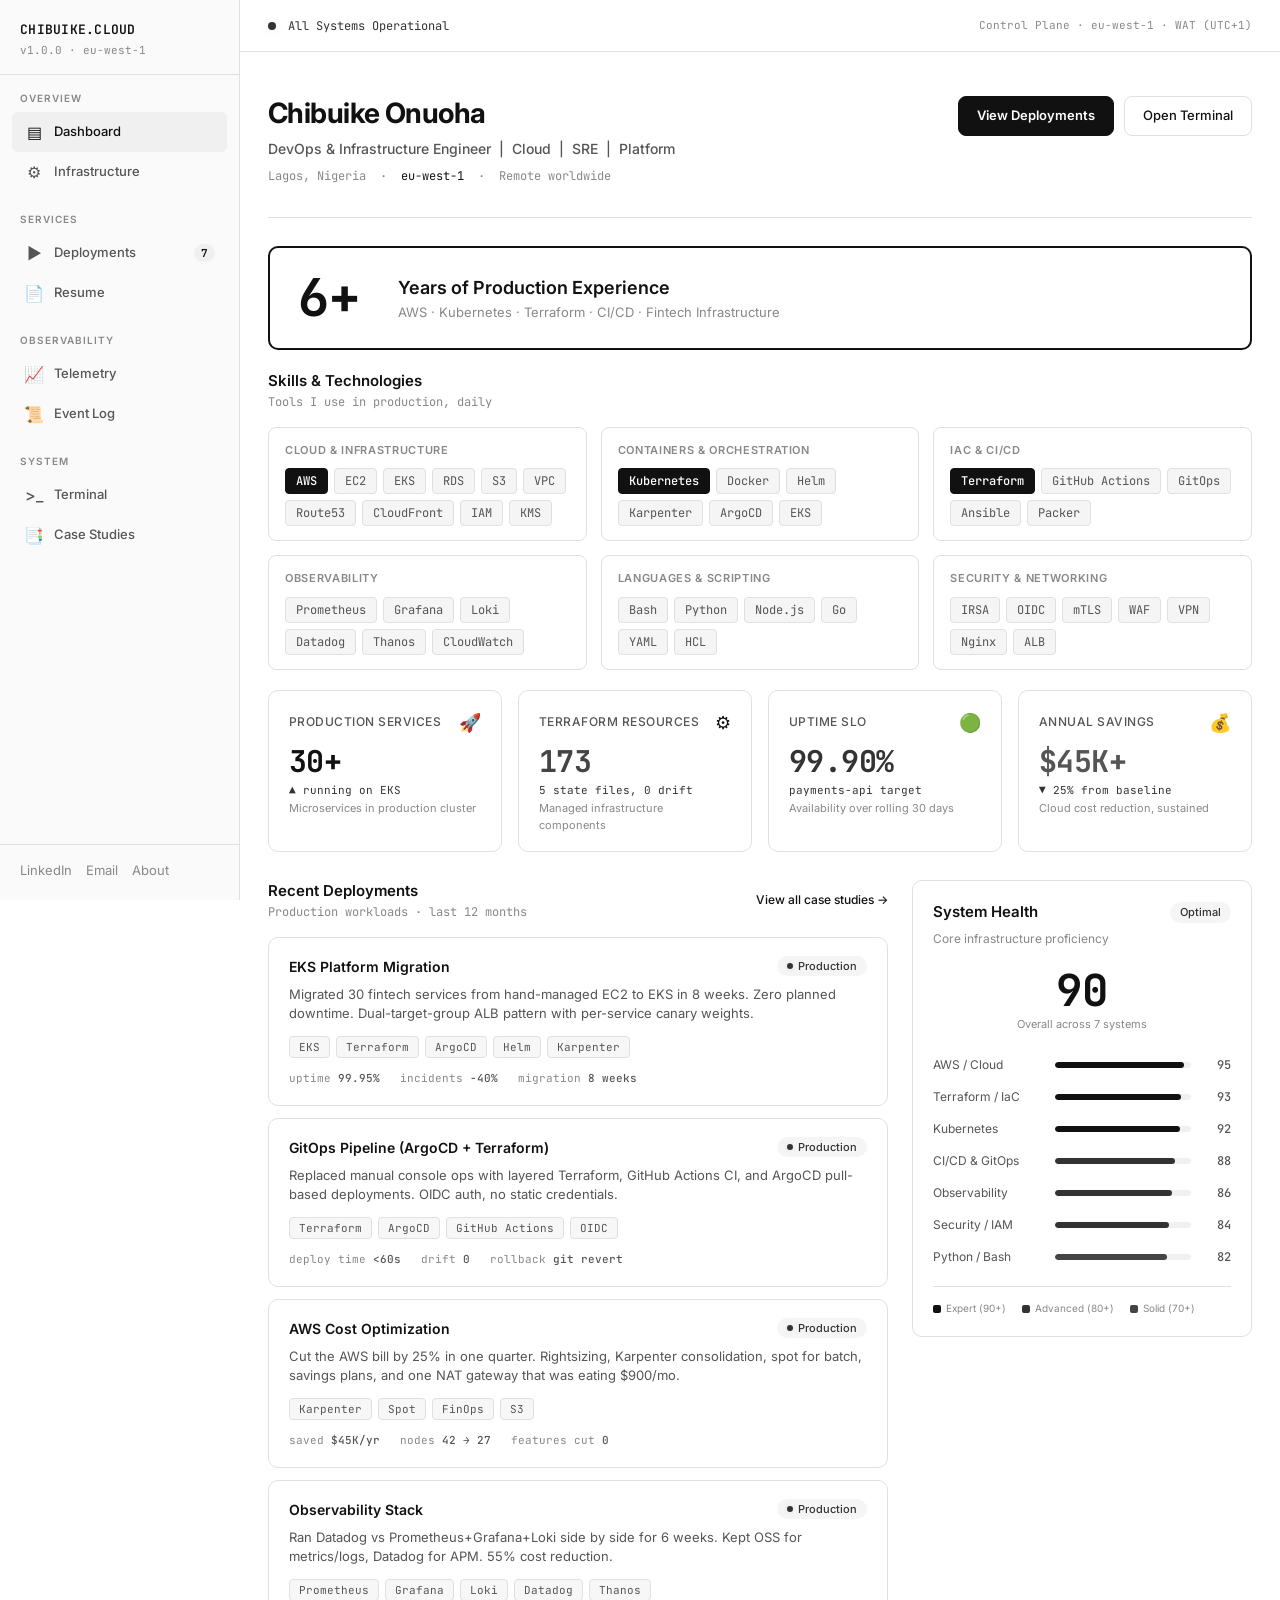
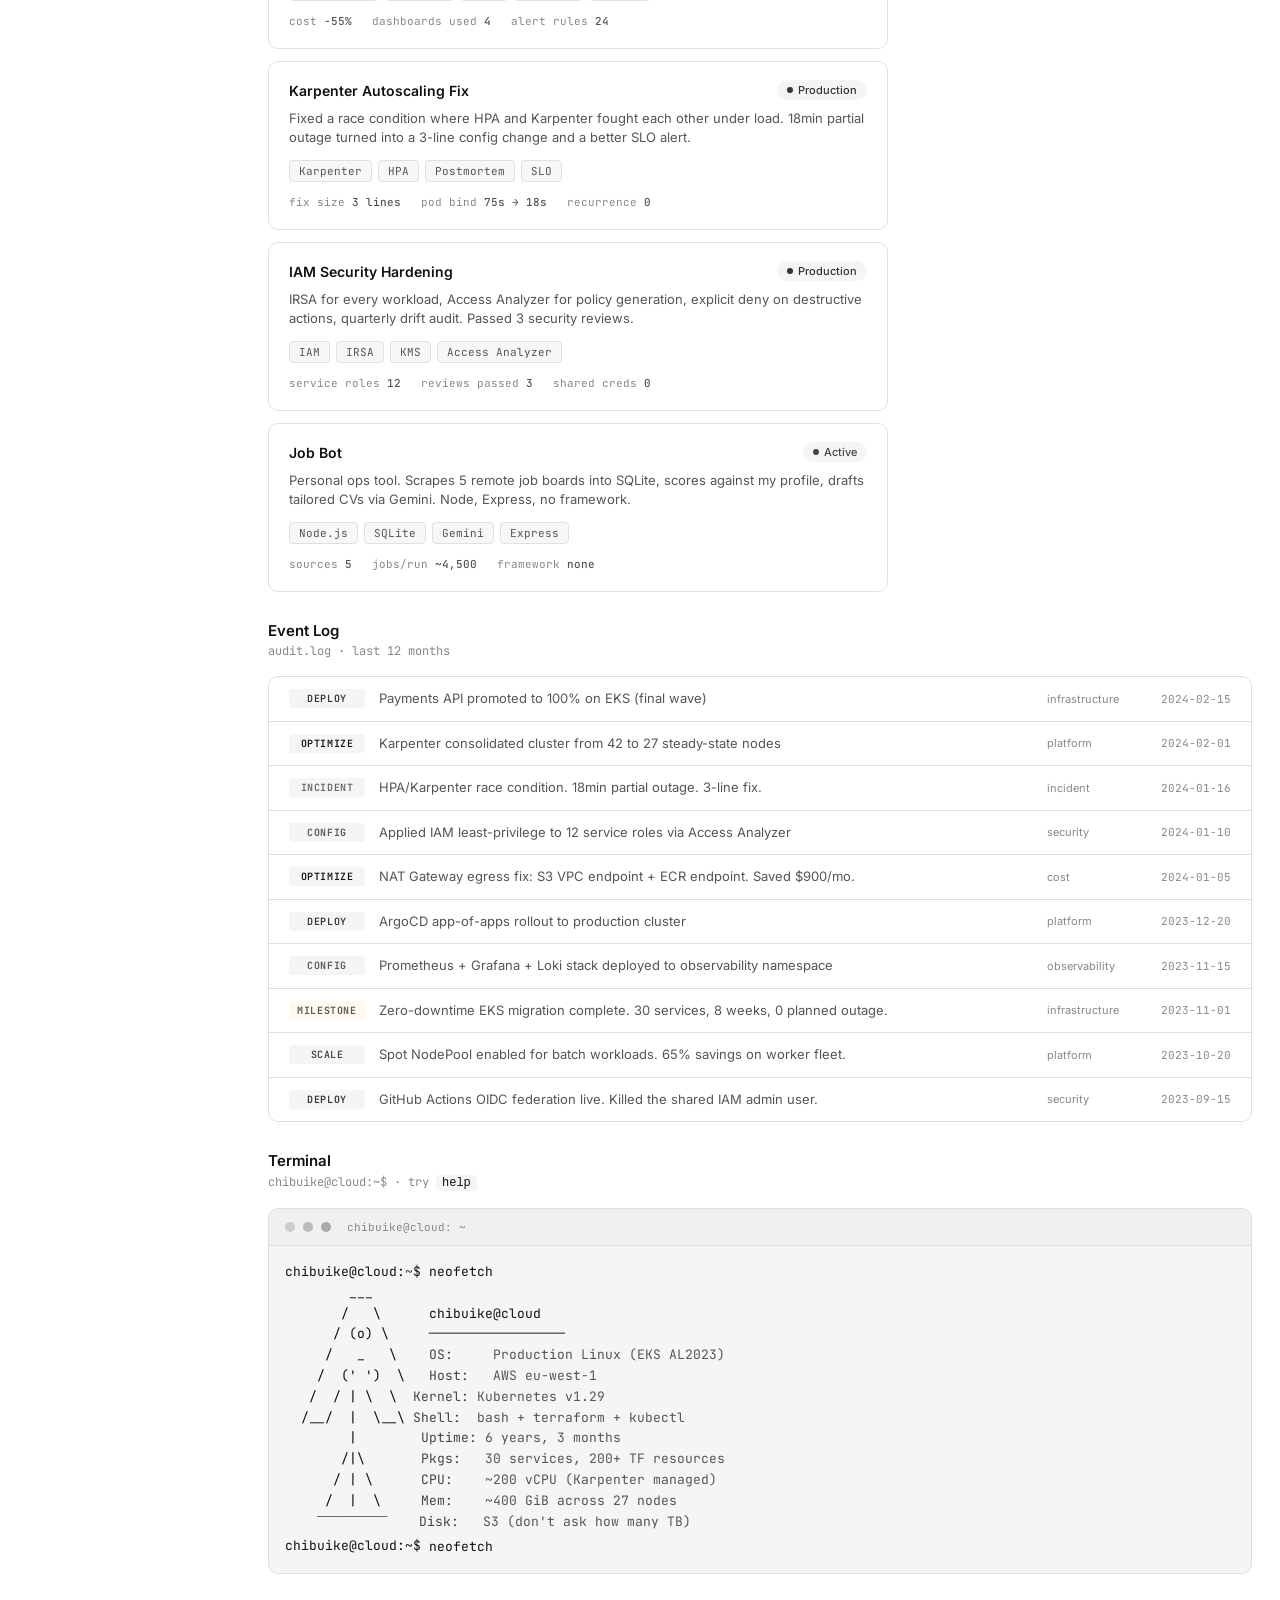
<file: index.html>
<!doctype html>
<html lang="en">
<head>
<meta charset="utf-8">
<meta name="viewport" content="width=device-width, initial-scale=1">
<title>Chibuike Onuoha · DevOps &amp; Infrastructure</title>
<meta name="description" content="Chibuike Onuoha. DevOps and Infrastructure Engineer. I run production Kubernetes for fintech on AWS. Based in Lagos, remote worldwide.">
<link rel="stylesheet" href="css/dashboard.css">
<link rel="icon" href="assets/favicon.svg" type="image/svg+xml">
</head>
<body>

<button class="mobile-toggle" id="mobile-toggle">&#9776;</button>

<div class="layout">

<!-- ═══ SIDEBAR ═══ -->
<aside class="sidebar" id="sidebar">
    <div class="sidebar-brand">
        <div class="name">CHIBUIKE.CLOUD</div>
        <div class="version">v1.0.0 &middot; eu-west-1</div>
    </div>

    <div class="sidebar-section">
        <div class="sidebar-label">Overview</div>
        <a class="sidebar-link active" href="#dashboard">
            <span class="icon">&#9636;</span> Dashboard
        </a>
        <a class="sidebar-link" href="#infra">
            <span class="icon">&#9881;</span> Infrastructure
        </a>
    </div>

    <div class="sidebar-section">
        <div class="sidebar-label">Services</div>
        <a class="sidebar-link" href="#deployments">
            <span class="icon">&#9654;</span> Deployments
            <span class="badge">7</span>
        </a>
        <a class="sidebar-link" href="cv.html">
            <span class="icon">&#128196;</span> Resume
        </a>
    </div>

    <div class="sidebar-section">
        <div class="sidebar-label">Observability</div>
        <a class="sidebar-link" href="#health">
            <span class="icon">&#128200;</span> Telemetry
        </a>
        <a class="sidebar-link" href="#activity">
            <span class="icon">&#128220;</span> Event Log
        </a>
    </div>

    <div class="sidebar-section">
        <div class="sidebar-label">System</div>
        <a class="sidebar-link" href="#terminal">
            <span class="icon">&gt;_</span> Terminal
        </a>
        <a class="sidebar-link" href="writing/">
            <span class="icon">&#128209;</span> Case Studies
        </a>
    </div>

    <div class="sidebar-footer">
        <a href="https://linkedin.com/in/chibuike-onuoha-7b5aa7382" title="LinkedIn">LinkedIn</a>
        <a href="mailto:bykonuoha@gmail.com" title="Email">Email</a>
        <a href="about.html" title="About">About</a>
    </div>
</aside>

<!-- ═══ MAIN CONTENT ═══ -->
<div class="main">

    <!-- TOPBAR -->
    <div class="topbar">
        <div class="topbar-left">
            <div class="status-dot"></div>
            <span class="topbar-status">All Systems Operational</span>
        </div>
        <div class="topbar-right">Control Plane &middot; eu-west-1 &middot; WAT (UTC+1)</div>
    </div>

    <div class="content" id="dashboard">

    <!-- HERO -->
    <section class="hero">
        <div class="hero-top">
            <div>
                <h1>Chibuike Onuoha</h1>
                <div class="title">DevOps &amp; Infrastructure Engineer &nbsp;|&nbsp; Cloud &nbsp;|&nbsp; SRE &nbsp;|&nbsp; Platform</div>
                <div class="location">Lagos, Nigeria &nbsp;&middot;&nbsp; <span class="region">eu-west-1</span> &nbsp;&middot;&nbsp; Remote worldwide</div>
            </div>
            <div class="hero-actions">
                <a class="btn primary" href="#deployments">View Deployments</a>
                <a class="btn" href="#terminal">Open Terminal</a>
            </div>
        </div>
    </section>

    <!-- EXPERIENCE BANNER -->
    <div class="experience-banner">
        <div class="exp-number" data-count="6" data-suffix="+">0</div>
        <div class="exp-text">
            <div class="exp-label">Years of Production Experience</div>
            <div class="exp-sub">AWS &middot; Kubernetes &middot; Terraform &middot; CI/CD &middot; Fintech Infrastructure</div>
        </div>
    </div>

    <!-- SKILLS / TOOLS / TECHNOLOGIES -->
    <section class="skills-section">
        <div class="section-header">
            <div>
                <div class="section-title">Skills &amp; Technologies</div>
                <div class="section-subtitle">Tools I use in production, daily</div>
            </div>
        </div>
        <div class="skills-grid">
            <div class="skill-group">
                <div class="skill-group-title">Cloud &amp; Infrastructure</div>
                <div class="skill-tags">
                    <span class="skill-tag primary">AWS</span>
                    <span class="skill-tag">EC2</span>
                    <span class="skill-tag">EKS</span>
                    <span class="skill-tag">RDS</span>
                    <span class="skill-tag">S3</span>
                    <span class="skill-tag">VPC</span>
                    <span class="skill-tag">Route53</span>
                    <span class="skill-tag">CloudFront</span>
                    <span class="skill-tag">IAM</span>
                    <span class="skill-tag">KMS</span>
                </div>
            </div>
            <div class="skill-group">
                <div class="skill-group-title">Containers &amp; Orchestration</div>
                <div class="skill-tags">
                    <span class="skill-tag primary">Kubernetes</span>
                    <span class="skill-tag">Docker</span>
                    <span class="skill-tag">Helm</span>
                    <span class="skill-tag">Karpenter</span>
                    <span class="skill-tag">ArgoCD</span>
                    <span class="skill-tag">EKS</span>
                </div>
            </div>
            <div class="skill-group">
                <div class="skill-group-title">IaC &amp; CI/CD</div>
                <div class="skill-tags">
                    <span class="skill-tag primary">Terraform</span>
                    <span class="skill-tag">GitHub Actions</span>
                    <span class="skill-tag">GitOps</span>
                    <span class="skill-tag">Ansible</span>
                    <span class="skill-tag">Packer</span>
                </div>
            </div>
            <div class="skill-group">
                <div class="skill-group-title">Observability</div>
                <div class="skill-tags">
                    <span class="skill-tag">Prometheus</span>
                    <span class="skill-tag">Grafana</span>
                    <span class="skill-tag">Loki</span>
                    <span class="skill-tag">Datadog</span>
                    <span class="skill-tag">Thanos</span>
                    <span class="skill-tag">CloudWatch</span>
                </div>
            </div>
            <div class="skill-group">
                <div class="skill-group-title">Languages &amp; Scripting</div>
                <div class="skill-tags">
                    <span class="skill-tag">Bash</span>
                    <span class="skill-tag">Python</span>
                    <span class="skill-tag">Node.js</span>
                    <span class="skill-tag">Go</span>
                    <span class="skill-tag">YAML</span>
                    <span class="skill-tag">HCL</span>
                </div>
            </div>
            <div class="skill-group">
                <div class="skill-group-title">Security &amp; Networking</div>
                <div class="skill-tags">
                    <span class="skill-tag">IRSA</span>
                    <span class="skill-tag">OIDC</span>
                    <span class="skill-tag">mTLS</span>
                    <span class="skill-tag">WAF</span>
                    <span class="skill-tag">VPN</span>
                    <span class="skill-tag">Nginx</span>
                    <span class="skill-tag">ALB</span>
                </div>
            </div>
        </div>
    </section>

    <!-- METRICS -->
    <div class="metrics-grid" id="infra">
        <div class="metric-card">
            <div class="metric-header">
                <span class="metric-label">Production Services</span>
                <span class="metric-icon">&#128640;</span>
            </div>
            <div class="metric-value accent" data-count="30" data-suffix="+">0</div>
            <div class="metric-trend">&#9650; running on EKS</div>
            <div class="metric-desc">Microservices in production cluster</div>
        </div>
        <div class="metric-card">
            <div class="metric-header">
                <span class="metric-label">Terraform Resources</span>
                <span class="metric-icon">&#9881;</span>
            </div>
            <div class="metric-value cyan" data-count="173" data-suffix="">0</div>
            <div class="metric-trend">5 state files, 0 drift</div>
            <div class="metric-desc">Managed infrastructure components</div>
        </div>
        <div class="metric-card">
            <div class="metric-header">
                <span class="metric-label">Uptime SLO</span>
                <span class="metric-icon">&#128994;</span>
            </div>
            <div class="metric-value emerald" data-count="99.9" data-suffix="%">0</div>
            <div class="metric-trend">payments-api target</div>
            <div class="metric-desc">Availability over rolling 30 days</div>
        </div>
        <div class="metric-card">
            <div class="metric-header">
                <span class="metric-label">Annual Savings</span>
                <span class="metric-icon">&#128176;</span>
            </div>
            <div class="metric-value purple" data-count="45" data-prefix="$" data-suffix="K+">0</div>
            <div class="metric-trend">&#9660; 25% from baseline</div>
            <div class="metric-desc">Cloud cost reduction, sustained</div>
        </div>
    </div>

    <!-- CONTENT GRID: DEPLOYMENTS + HEALTH -->
    <div class="content-grid">

        <!-- DEPLOYMENTS -->
        <div id="deployments">
            <div class="section-header">
                <div>
                    <div class="section-title">Recent Deployments</div>
                    <div class="section-subtitle">Production workloads &middot; last 12 months</div>
                </div>
                <a class="section-link" href="writing/">View all case studies &rarr;</a>
            </div>
            <div class="deploy-list">

                <a class="deploy-card" href="writing/eks-migration-zeeh.html">
                    <div class="deploy-head">
                        <span class="deploy-name">EKS Platform Migration</span>
                        <span class="deploy-status running">Production</span>
                    </div>
                    <div class="deploy-desc">Migrated 30 fintech services from hand-managed EC2 to EKS in 8 weeks. Zero planned downtime. Dual-target-group ALB pattern with per-service canary weights.</div>
                    <div class="deploy-tags">
                        <span class="tag">EKS</span><span class="tag">Terraform</span><span class="tag">ArgoCD</span><span class="tag">Helm</span><span class="tag">Karpenter</span>
                    </div>
                    <div class="deploy-metrics">
                        <div class="deploy-metric">uptime <span>99.95%</span></div>
                        <div class="deploy-metric">incidents <span>-40%</span></div>
                        <div class="deploy-metric">migration <span>8 weeks</span></div>
                    </div>
                </a>

                <a class="deploy-card" href="writing/terraform-gitops-rollout.html">
                    <div class="deploy-head">
                        <span class="deploy-name">GitOps Pipeline (ArgoCD + Terraform)</span>
                        <span class="deploy-status running">Production</span>
                    </div>
                    <div class="deploy-desc">Replaced manual console ops with layered Terraform, GitHub Actions CI, and ArgoCD pull-based deployments. OIDC auth, no static credentials.</div>
                    <div class="deploy-tags">
                        <span class="tag">Terraform</span><span class="tag">ArgoCD</span><span class="tag">GitHub Actions</span><span class="tag">OIDC</span>
                    </div>
                    <div class="deploy-metrics">
                        <div class="deploy-metric">deploy time <span>&lt;60s</span></div>
                        <div class="deploy-metric">drift <span>0</span></div>
                        <div class="deploy-metric">rollback <span>git revert</span></div>
                    </div>
                </a>

                <a class="deploy-card" href="writing/cost-25-percent.html">
                    <div class="deploy-head">
                        <span class="deploy-name">AWS Cost Optimization</span>
                        <span class="deploy-status running">Production</span>
                    </div>
                    <div class="deploy-desc">Cut the AWS bill by 25% in one quarter. Rightsizing, Karpenter consolidation, spot for batch, savings plans, and one NAT gateway that was eating $900/mo.</div>
                    <div class="deploy-tags">
                        <span class="tag">Karpenter</span><span class="tag">Spot</span><span class="tag">FinOps</span><span class="tag">S3</span>
                    </div>
                    <div class="deploy-metrics">
                        <div class="deploy-metric">saved <span>$45K/yr</span></div>
                        <div class="deploy-metric">nodes <span>42 &rarr; 27</span></div>
                        <div class="deploy-metric">features cut <span>0</span></div>
                    </div>
                </a>

                <a class="deploy-card" href="writing/observability-stack.html">
                    <div class="deploy-head">
                        <span class="deploy-name">Observability Stack</span>
                        <span class="deploy-status running">Production</span>
                    </div>
                    <div class="deploy-desc">Ran Datadog vs Prometheus+Grafana+Loki side by side for 6 weeks. Kept OSS for metrics/logs, Datadog for APM. 55% cost reduction.</div>
                    <div class="deploy-tags">
                        <span class="tag">Prometheus</span><span class="tag">Grafana</span><span class="tag">Loki</span><span class="tag">Datadog</span><span class="tag">Thanos</span>
                    </div>
                    <div class="deploy-metrics">
                        <div class="deploy-metric">cost <span>-55%</span></div>
                        <div class="deploy-metric">dashboards used <span>4</span></div>
                        <div class="deploy-metric">alert rules <span>24</span></div>
                    </div>
                </a>

                <a class="deploy-card" href="writing/karpenter-incident.html">
                    <div class="deploy-head">
                        <span class="deploy-name">Karpenter Autoscaling Fix</span>
                        <span class="deploy-status running">Production</span>
                    </div>
                    <div class="deploy-desc">Fixed a race condition where HPA and Karpenter fought each other under load. 18min partial outage turned into a 3-line config change and a better SLO alert.</div>
                    <div class="deploy-tags">
                        <span class="tag">Karpenter</span><span class="tag">HPA</span><span class="tag">Postmortem</span><span class="tag">SLO</span>
                    </div>
                    <div class="deploy-metrics">
                        <div class="deploy-metric">fix size <span>3 lines</span></div>
                        <div class="deploy-metric">pod bind <span>75s &rarr; 18s</span></div>
                        <div class="deploy-metric">recurrence <span>0</span></div>
                    </div>
                </a>

                <a class="deploy-card" href="writing/iam-least-privilege.html">
                    <div class="deploy-head">
                        <span class="deploy-name">IAM Security Hardening</span>
                        <span class="deploy-status running">Production</span>
                    </div>
                    <div class="deploy-desc">IRSA for every workload, Access Analyzer for policy generation, explicit deny on destructive actions, quarterly drift audit. Passed 3 security reviews.</div>
                    <div class="deploy-tags">
                        <span class="tag">IAM</span><span class="tag">IRSA</span><span class="tag">KMS</span><span class="tag">Access Analyzer</span>
                    </div>
                    <div class="deploy-metrics">
                        <div class="deploy-metric">service roles <span>12</span></div>
                        <div class="deploy-metric">reviews passed <span>3</span></div>
                        <div class="deploy-metric">shared creds <span>0</span></div>
                    </div>
                </a>

                <a class="deploy-card" href="writing/job-bot.html">
                    <div class="deploy-head">
                        <span class="deploy-name">Job Bot</span>
                        <span class="deploy-status active">Active</span>
                    </div>
                    <div class="deploy-desc">Personal ops tool. Scrapes 5 remote job boards into SQLite, scores against my profile, drafts tailored CVs via Gemini. Node, Express, no framework.</div>
                    <div class="deploy-tags">
                        <span class="tag">Node.js</span><span class="tag">SQLite</span><span class="tag">Gemini</span><span class="tag">Express</span>
                    </div>
                    <div class="deploy-metrics">
                        <div class="deploy-metric">sources <span>5</span></div>
                        <div class="deploy-metric">jobs/run <span>~4,500</span></div>
                        <div class="deploy-metric">framework <span>none</span></div>
                    </div>
                </a>

            </div>
        </div>

        <!-- SYSTEM HEALTH -->
        <div id="health">
            <div class="health-panel">
                <div class="health-top">
                    <div class="section-title">System Health</div>
                    <span class="health-badge">Optimal</span>
                </div>
                <div class="health-desc">Core infrastructure proficiency</div>

                <div class="health-score">
                    <div class="n" data-count="90" data-suffix="">0</div>
                    <div class="lbl">Overall across 7 systems</div>
                </div>

                <div class="health-bars">
                    <div class="health-bar-row">
                        <span class="health-bar-label">AWS / Cloud</span>
                        <div class="health-bar-track"><div class="health-bar-fill" data-width="95" style="background:var(--accent)"></div></div>
                        <span class="health-bar-n">95</span>
                    </div>
                    <div class="health-bar-row">
                        <span class="health-bar-label">Terraform / IaC</span>
                        <div class="health-bar-track"><div class="health-bar-fill" data-width="93" style="background:var(--accent)"></div></div>
                        <span class="health-bar-n">93</span>
                    </div>
                    <div class="health-bar-row">
                        <span class="health-bar-label">Kubernetes</span>
                        <div class="health-bar-track"><div class="health-bar-fill" data-width="92" style="background:var(--accent)"></div></div>
                        <span class="health-bar-n">92</span>
                    </div>
                    <div class="health-bar-row">
                        <span class="health-bar-label">CI/CD &amp; GitOps</span>
                        <div class="health-bar-track"><div class="health-bar-fill" data-width="88" style="background:var(--emerald)"></div></div>
                        <span class="health-bar-n">88</span>
                    </div>
                    <div class="health-bar-row">
                        <span class="health-bar-label">Observability</span>
                        <div class="health-bar-track"><div class="health-bar-fill" data-width="86" style="background:var(--emerald)"></div></div>
                        <span class="health-bar-n">86</span>
                    </div>
                    <div class="health-bar-row">
                        <span class="health-bar-label">Security / IAM</span>
                        <div class="health-bar-track"><div class="health-bar-fill" data-width="84" style="background:var(--emerald)"></div></div>
                        <span class="health-bar-n">84</span>
                    </div>
                    <div class="health-bar-row">
                        <span class="health-bar-label">Python / Bash</span>
                        <div class="health-bar-track"><div class="health-bar-fill" data-width="82" style="background:var(--cyan)"></div></div>
                        <span class="health-bar-n">82</span>
                    </div>
                </div>

                <div class="health-legend">
                    <span><span class="legend-dot expert"></span> Expert (90+)</span>
                    <span><span class="legend-dot advanced"></span> Advanced (80+)</span>
                    <span><span class="legend-dot solid"></span> Solid (70+)</span>
                </div>
            </div>
        </div>
    </div>

    <!-- ACTIVITY LOG -->
    <section class="activity-section" id="activity">
        <div class="section-header">
            <div>
                <div class="section-title">Event Log</div>
                <div class="section-subtitle">audit.log &middot; last 12 months</div>
            </div>
        </div>
        <div class="activity-list">
            <div class="activity-row">
                <span class="activity-type deploy">Deploy</span>
                <span class="activity-msg">Payments API promoted to 100% on EKS (final wave)</span>
                <span class="activity-cat">infrastructure</span>
                <span class="activity-time">2024-02-15</span>
            </div>
            <div class="activity-row">
                <span class="activity-type optimize">Optimize</span>
                <span class="activity-msg">Karpenter consolidated cluster from 42 to 27 steady-state nodes</span>
                <span class="activity-cat">platform</span>
                <span class="activity-time">2024-02-01</span>
            </div>
            <div class="activity-row">
                <span class="activity-type incident">Incident</span>
                <span class="activity-msg">HPA/Karpenter race condition. 18min partial outage. 3-line fix.</span>
                <span class="activity-cat">incident</span>
                <span class="activity-time">2024-01-16</span>
            </div>
            <div class="activity-row">
                <span class="activity-type config">Config</span>
                <span class="activity-msg">Applied IAM least-privilege to 12 service roles via Access Analyzer</span>
                <span class="activity-cat">security</span>
                <span class="activity-time">2024-01-10</span>
            </div>
            <div class="activity-row">
                <span class="activity-type optimize">Optimize</span>
                <span class="activity-msg">NAT Gateway egress fix: S3 VPC endpoint + ECR endpoint. Saved $900/mo.</span>
                <span class="activity-cat">cost</span>
                <span class="activity-time">2024-01-05</span>
            </div>
            <div class="activity-row">
                <span class="activity-type deploy">Deploy</span>
                <span class="activity-msg">ArgoCD app-of-apps rollout to production cluster</span>
                <span class="activity-cat">platform</span>
                <span class="activity-time">2023-12-20</span>
            </div>
            <div class="activity-row">
                <span class="activity-type config">Config</span>
                <span class="activity-msg">Prometheus + Grafana + Loki stack deployed to observability namespace</span>
                <span class="activity-cat">observability</span>
                <span class="activity-time">2023-11-15</span>
            </div>
            <div class="activity-row">
                <span class="activity-type milestone">Milestone</span>
                <span class="activity-msg">Zero-downtime EKS migration complete. 30 services, 8 weeks, 0 planned outage.</span>
                <span class="activity-cat">infrastructure</span>
                <span class="activity-time">2023-11-01</span>
            </div>
            <div class="activity-row">
                <span class="activity-type scale">Scale</span>
                <span class="activity-msg">Spot NodePool enabled for batch workloads. 65% savings on worker fleet.</span>
                <span class="activity-cat">platform</span>
                <span class="activity-time">2023-10-20</span>
            </div>
            <div class="activity-row">
                <span class="activity-type deploy">Deploy</span>
                <span class="activity-msg">GitHub Actions OIDC federation live. Killed the shared IAM admin user.</span>
                <span class="activity-cat">security</span>
                <span class="activity-time">2023-09-15</span>
            </div>
        </div>
    </section>

    <!-- TERMINAL -->
    <section class="terminal-section" id="terminal">
        <div class="section-header">
            <div>
                <div class="section-title">Terminal</div>
                <div class="section-subtitle">chibuike@cloud:~$ &middot; try <code style="color:var(--accent);background:var(--accent-soft);padding:1px 6px;border-radius:3px;font-size:12px">help</code></div>
            </div>
        </div>
        <div class="terminal">
            <div class="terminal-bar">
                <span class="terminal-dot r"></span>
                <span class="terminal-dot y"></span>
                <span class="terminal-dot g"></span>
                <span class="terminal-title">chibuike@cloud: ~</span>
            </div>
            <div class="terminal-body">
                <div class="terminal-output" id="term-output"></div>
                <div class="terminal-input-row">
                    <span class="terminal-prompt">chibuike@cloud:~$ </span>
                    <input class="terminal-input" id="term-input" type="text" autocomplete="off" spellcheck="false" autofocus>
                </div>
            </div>
        </div>
    </section>

    </div><!-- .content -->
</div><!-- .main -->
</div><!-- .layout -->

<script src="js/dashboard.js"></script>
</body>
</html>
</file>
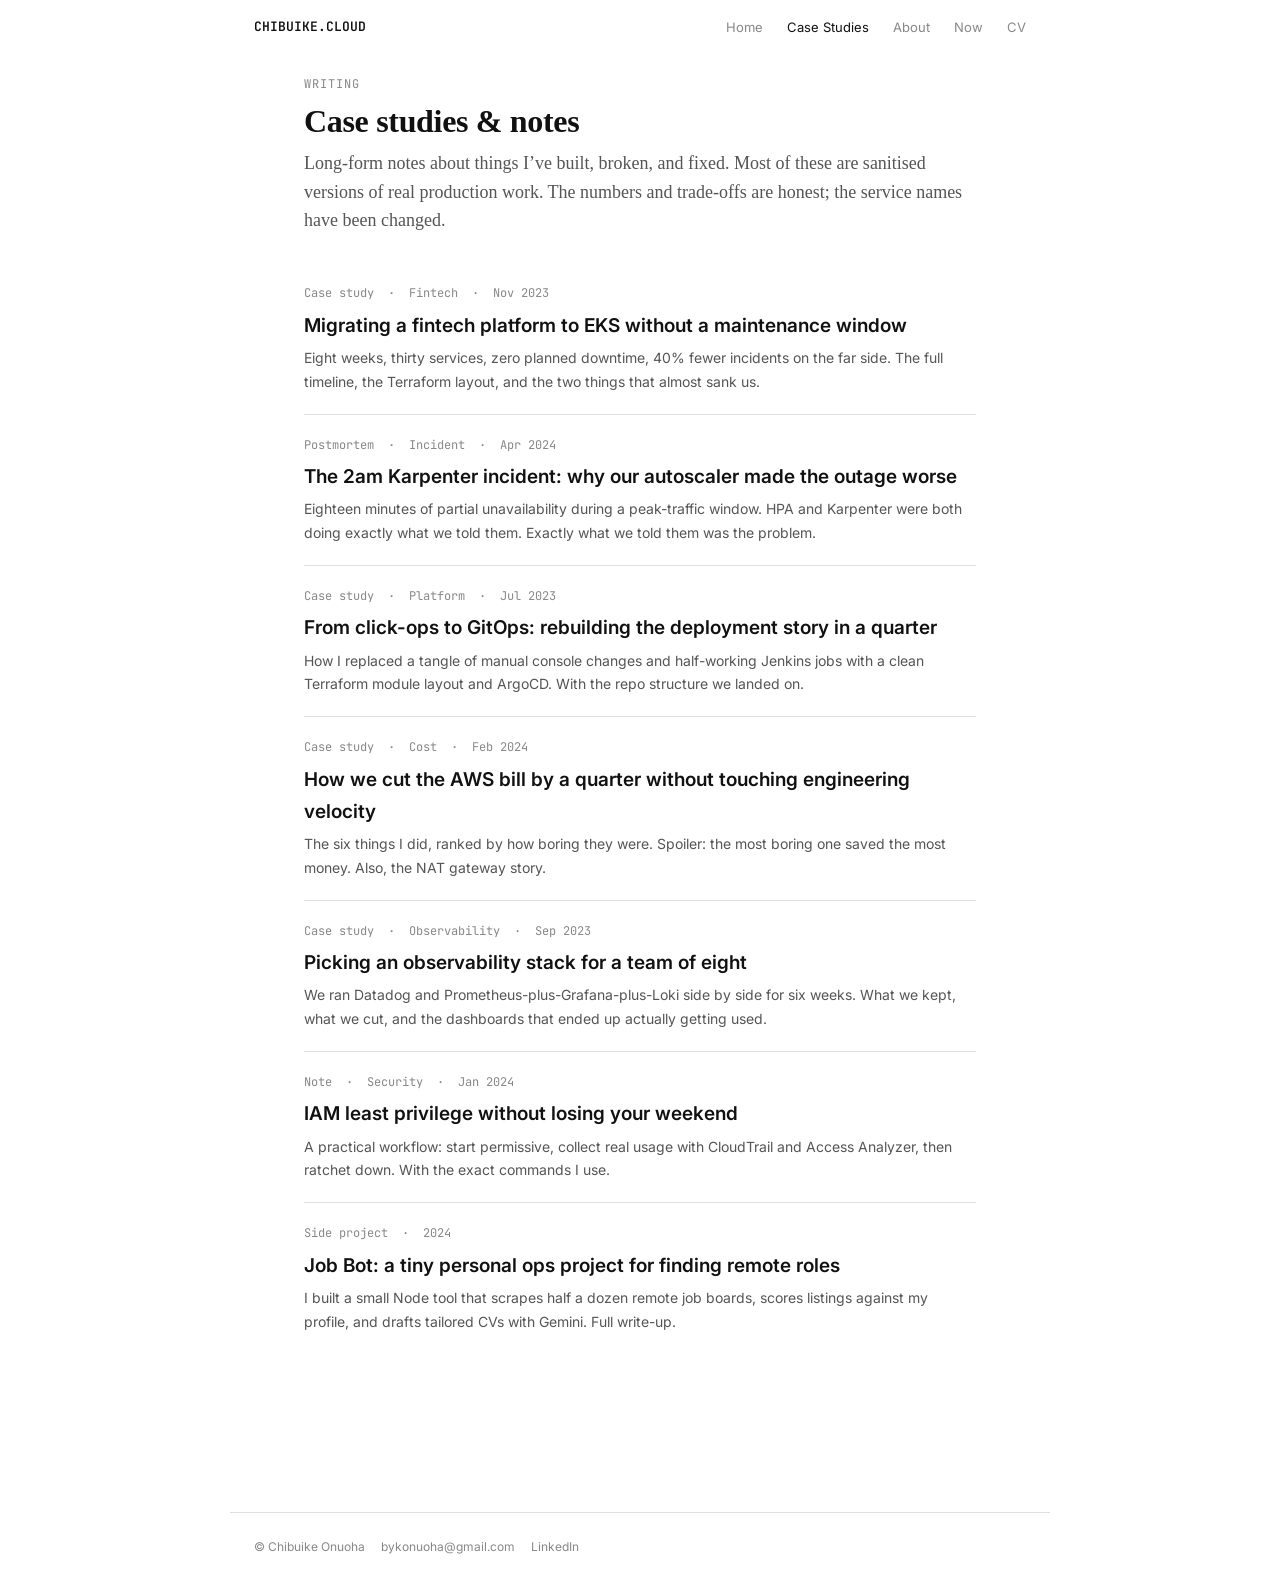
<file: writing/index.html>
<!doctype html>
<html lang="en">
<head>
<meta charset="utf-8">
<meta name="viewport" content="width=device-width, initial-scale=1">
<title>Writing · Chibuike Onuoha</title>
<link rel="stylesheet" href="../css/article.css">
</head>
<body>

<nav class="topnav">
    <a class="brand" href="../index.html">CHIBUIKE.CLOUD</a>
    <a href="../index.html">Home</a>
    <a href="index.html" class="active">Case Studies</a>
    <a href="../about.html">About</a>
    <a href="../now.html">Now</a>
    <a href="../cv.html">CV</a>
</nav>

<div class="article">

<div class="kicker">Writing</div>
<h1 class="page">Case studies &amp; notes</h1>
<p class="lede">
    Long-form notes about things I&rsquo;ve built, broken, and fixed. Most of
    these are sanitised versions of real production work. The numbers and
    trade-offs are honest; the service names have been changed.
</p>

<ul class="case-list">
    <li>
        <div class="case-meta">Case study &nbsp;·&nbsp; Fintech &nbsp;·&nbsp; Nov 2023</div>
        <h3><a href="eks-migration-zeeh.html">Migrating a fintech platform to EKS without a maintenance window</a></h3>
        <p>Eight weeks, thirty services, zero planned downtime, 40% fewer incidents on the far side. The full timeline, the Terraform layout, and the two things that almost sank us.</p>
    </li>
    <li>
        <div class="case-meta">Postmortem &nbsp;·&nbsp; Incident &nbsp;·&nbsp; Apr 2024</div>
        <h3><a href="karpenter-incident.html">The 2am Karpenter incident: why our autoscaler made the outage worse</a></h3>
        <p>Eighteen minutes of partial unavailability during a peak-traffic window. HPA and Karpenter were both doing exactly what we told them. Exactly what we told them was the problem.</p>
    </li>
    <li>
        <div class="case-meta">Case study &nbsp;·&nbsp; Platform &nbsp;·&nbsp; Jul 2023</div>
        <h3><a href="terraform-gitops-rollout.html">From click-ops to GitOps: rebuilding the deployment story in a quarter</a></h3>
        <p>How I replaced a tangle of manual console changes and half-working Jenkins jobs with a clean Terraform module layout and ArgoCD. With the repo structure we landed on.</p>
    </li>
    <li>
        <div class="case-meta">Case study &nbsp;·&nbsp; Cost &nbsp;·&nbsp; Feb 2024</div>
        <h3><a href="cost-25-percent.html">How we cut the AWS bill by a quarter without touching engineering velocity</a></h3>
        <p>The six things I did, ranked by how boring they were. Spoiler: the most boring one saved the most money. Also, the NAT gateway story.</p>
    </li>
    <li>
        <div class="case-meta">Case study &nbsp;·&nbsp; Observability &nbsp;·&nbsp; Sep 2023</div>
        <h3><a href="observability-stack.html">Picking an observability stack for a team of eight</a></h3>
        <p>We ran Datadog and Prometheus-plus-Grafana-plus-Loki side by side for six weeks. What we kept, what we cut, and the dashboards that ended up actually getting used.</p>
    </li>
    <li>
        <div class="case-meta">Note &nbsp;·&nbsp; Security &nbsp;·&nbsp; Jan 2024</div>
        <h3><a href="iam-least-privilege.html">IAM least privilege without losing your weekend</a></h3>
        <p>A practical workflow: start permissive, collect real usage with CloudTrail and Access Analyzer, then ratchet down. With the exact commands I use.</p>
    </li>
    <li>
        <div class="case-meta">Side project &nbsp;·&nbsp; 2024</div>
        <h3><a href="job-bot.html">Job Bot: a tiny personal ops project for finding remote roles</a></h3>
        <p>I built a small Node tool that scrapes half a dozen remote job boards, scores listings against my profile, and drafts tailored CVs with Gemini. Full write-up.</p>
    </li>
</ul>

</div>

<footer class="site-footer">
    <span>&copy; Chibuike Onuoha</span>
    <a href="mailto:bykonuoha@gmail.com">bykonuoha@gmail.com</a>
    <a href="https://linkedin.com/in/chibuike-onuoha-7b5aa7382">LinkedIn</a>
</footer>

</body>
</html>
</file>
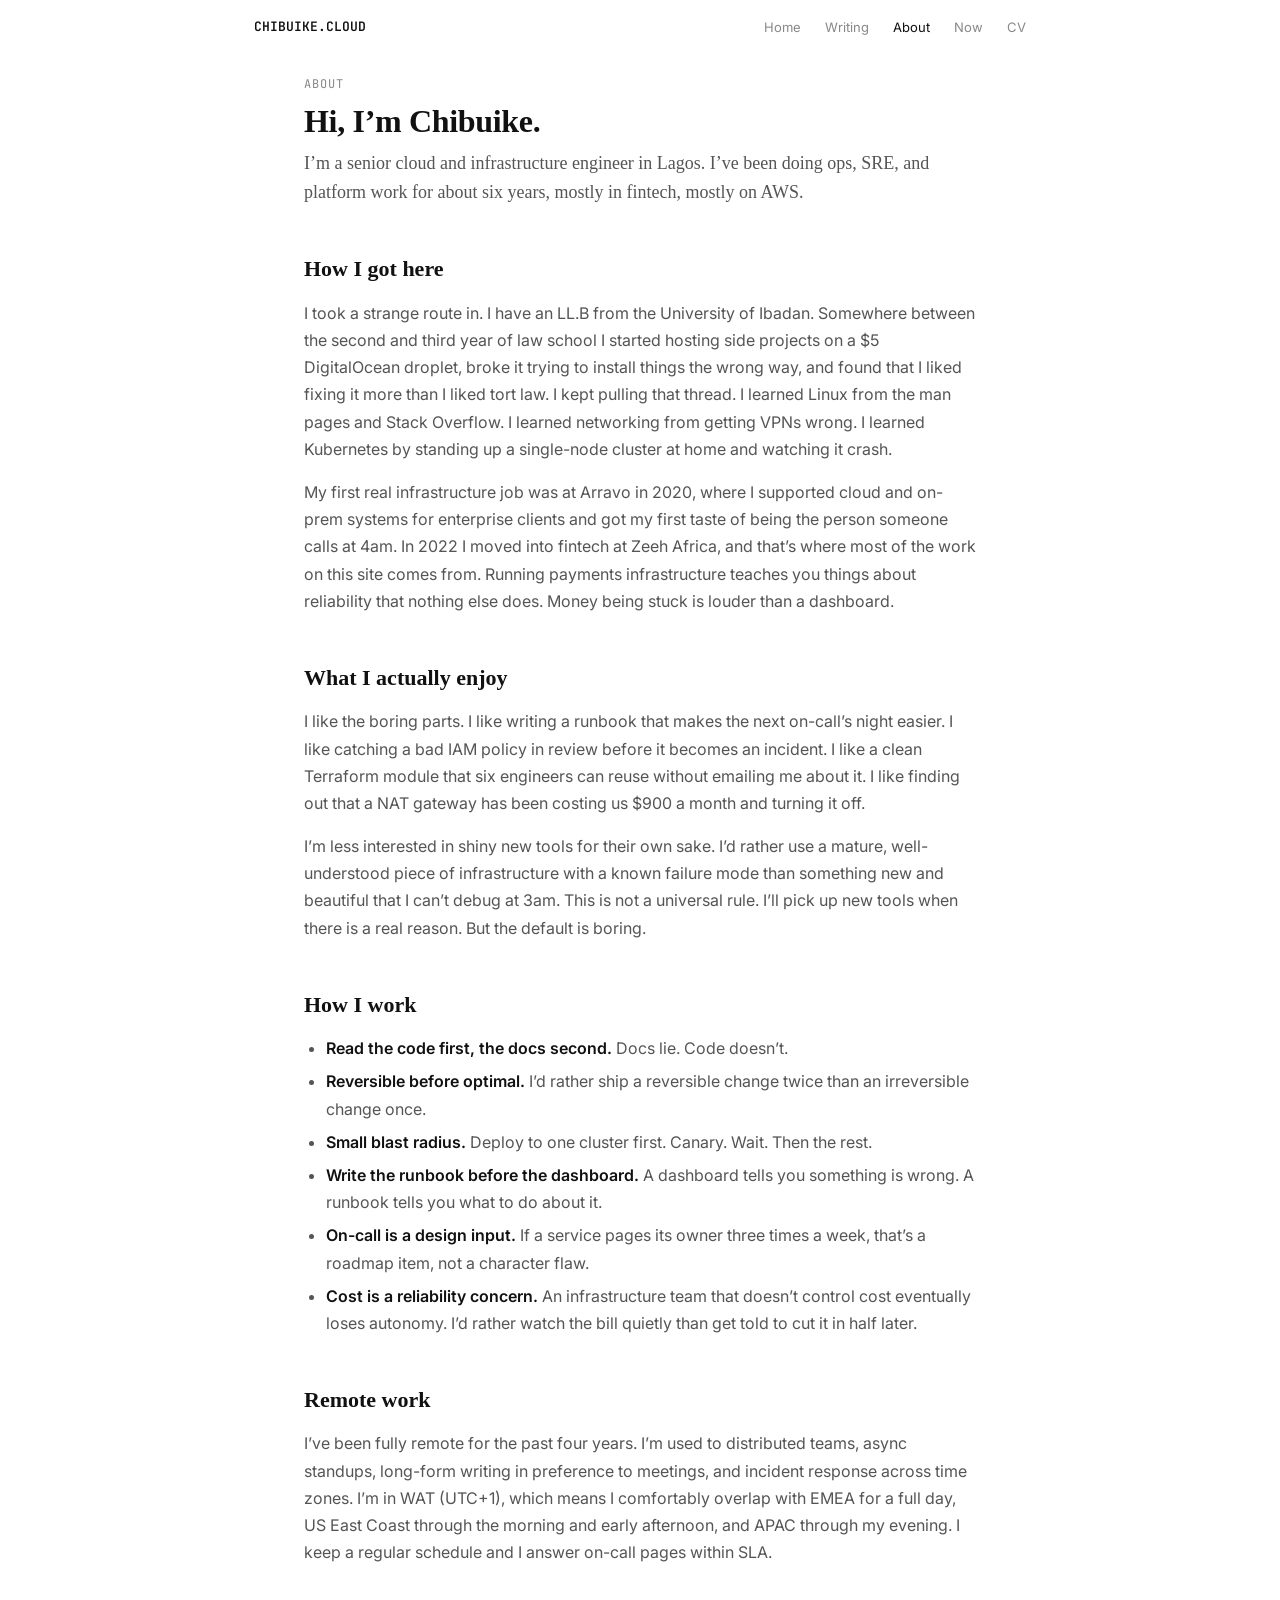
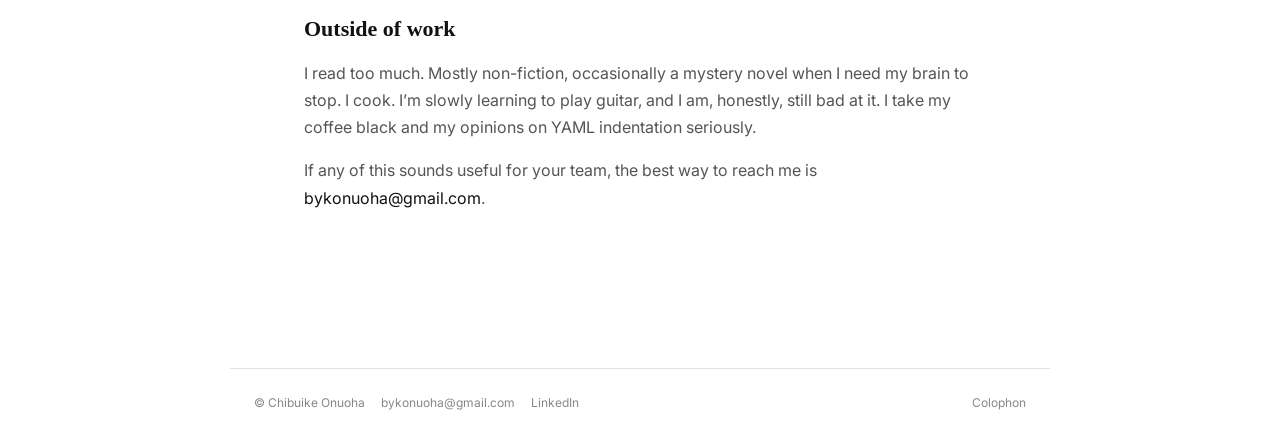
<file: about.html>
<!doctype html>
<html lang="en">
<head>
<meta charset="utf-8">
<meta name="viewport" content="width=device-width, initial-scale=1">
<title>About · Chibuike Onuoha</title>
<link rel="stylesheet" href="css/article.css">
</head>
<body>

<nav class="topnav">
    <a class="brand" href="index.html">CHIBUIKE.CLOUD</a>
    <a href="index.html">Home</a>
    <a href="writing/">Writing</a>
    <a href="about.html" class="active">About</a>
    <a href="now.html">Now</a>
    <a href="cv.html">CV</a>
</nav>

<div class="article">

<div class="kicker">About</div>
<h1 class="page">Hi, I&rsquo;m Chibuike.</h1>

<p class="lede">
    I&rsquo;m a senior cloud and infrastructure engineer in Lagos. I&rsquo;ve
    been doing ops, SRE, and platform work for about six years, mostly in
    fintech, mostly on AWS.
</p>

<h2>How I got here</h2>
<p>
    I took a strange route in. I have an LL.B from the University of Ibadan.
    Somewhere between the second and third year of law school I started hosting
    side projects on a $5 DigitalOcean droplet, broke it trying to install
    things the wrong way, and found that I liked fixing it more than I liked
    tort law. I kept pulling that thread. I learned Linux from the man pages
    and Stack Overflow. I learned networking from getting VPNs wrong. I
    learned Kubernetes by standing up a single-node cluster at home and
    watching it crash.
</p>

<p>
    My first real infrastructure job was at Arravo in 2020, where I supported
    cloud and on-prem systems for enterprise clients and got my first taste of
    being the person someone calls at 4am. In 2022 I moved into fintech at
    Zeeh Africa, and that&rsquo;s where most of the work on this site comes
    from. Running payments infrastructure teaches you things about reliability
    that nothing else does. Money being stuck is louder than a dashboard.
</p>

<h2>What I actually enjoy</h2>
<p>
    I like the boring parts. I like writing a runbook that makes the next
    on-call&rsquo;s night easier. I like catching a bad IAM policy in review
    before it becomes an incident. I like a clean Terraform module that six
    engineers can reuse without emailing me about it. I like finding out that a
    NAT gateway has been costing us $900 a month and turning it off.
</p>
<p>
    I&rsquo;m less interested in shiny new tools for their own sake. I&rsquo;d
    rather use a mature, well-understood piece of infrastructure with a known
    failure mode than something new and beautiful that I can&rsquo;t debug at
    3am. This is not a universal rule. I&rsquo;ll pick up new tools when there
    is a real reason. But the default is boring.
</p>

<h2>How I work</h2>
<ul>
    <li><strong>Read the code first, the docs second.</strong> Docs lie. Code doesn&rsquo;t.</li>
    <li><strong>Reversible before optimal.</strong> I&rsquo;d rather ship a reversible change twice than an irreversible change once.</li>
    <li><strong>Small blast radius.</strong> Deploy to one cluster first. Canary. Wait. Then the rest.</li>
    <li><strong>Write the runbook before the dashboard.</strong> A dashboard tells you something is wrong. A runbook tells you what to do about it.</li>
    <li><strong>On-call is a design input.</strong> If a service pages its owner three times a week, that&rsquo;s a roadmap item, not a character flaw.</li>
    <li><strong>Cost is a reliability concern.</strong> An infrastructure team that doesn&rsquo;t control cost eventually loses autonomy. I&rsquo;d rather watch the bill quietly than get told to cut it in half later.</li>
</ul>

<h2>Remote work</h2>
<p>
    I&rsquo;ve been fully remote for the past four years. I&rsquo;m used to
    distributed teams, async standups, long-form writing in preference to
    meetings, and incident response across time zones. I&rsquo;m in WAT
    (UTC+1), which means I comfortably overlap with EMEA for a full day, US
    East Coast through the morning and early afternoon, and APAC through my
    evening. I keep a regular schedule and I answer on-call pages within SLA.
</p>

<h2>Outside of work</h2>
<p>
    I read too much. Mostly non-fiction, occasionally a mystery novel when I
    need my brain to stop. I cook. I&rsquo;m slowly learning to play guitar, and
    I am, honestly, still bad at it. I take my coffee black and my opinions on
    YAML indentation seriously.
</p>

<p>
    If any of this sounds useful for your team, the best way to reach me is
    <a href="mailto:bykonuoha@gmail.com">bykonuoha@gmail.com</a>.
</p>

</div>

<footer class="site-footer">
    <span>&copy; Chibuike Onuoha</span>
    <a href="mailto:bykonuoha@gmail.com">bykonuoha@gmail.com</a>
    <a href="https://linkedin.com/in/chibuike-onuoha-7b5aa7382">LinkedIn</a>
    <span class="sp"></span>
    <a href="colophon.html">Colophon</a>
</footer>

</body>
</html>
</file>
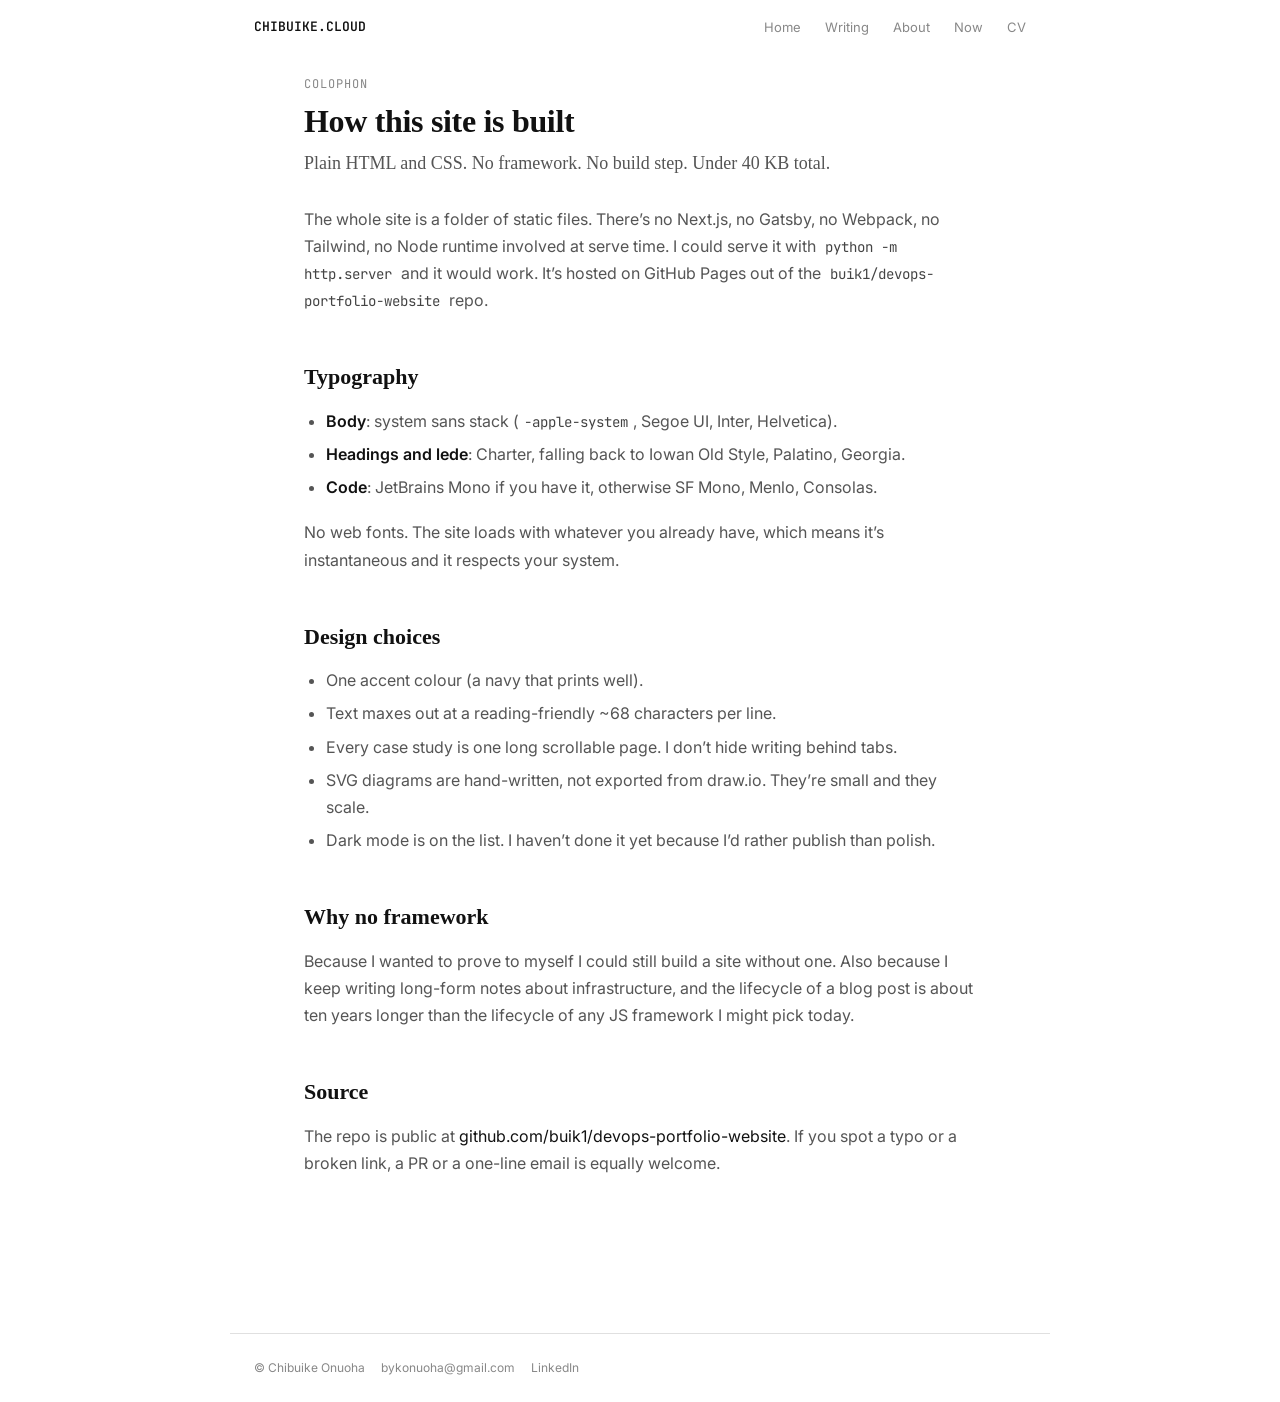
<file: colophon.html>
<!doctype html>
<html lang="en">
<head>
<meta charset="utf-8">
<meta name="viewport" content="width=device-width, initial-scale=1">
<title>Colophon · Chibuike Onuoha</title>
<link rel="stylesheet" href="css/article.css">
</head>
<body>

<nav class="topnav">
    <a class="brand" href="index.html">CHIBUIKE.CLOUD</a>
    <a href="index.html">Home</a>
    <a href="writing/">Writing</a>
    <a href="about.html">About</a>
    <a href="now.html">Now</a>
    <a href="cv.html">CV</a>
</nav>

<div class="article">

<div class="kicker">Colophon</div>
<h1 class="page">How this site is built</h1>

<p class="lede">
    Plain HTML and CSS. No framework. No build step. Under 40&nbsp;KB total.
</p>

<p>
    The whole site is a folder of static files. There&rsquo;s no Next.js, no
    Gatsby, no Webpack, no Tailwind, no Node runtime involved at serve time.
    I could serve it with <code>python -m http.server</code> and it would
    work. It&rsquo;s hosted on GitHub Pages out of the
    <code>buik1/devops-portfolio-website</code> repo.
</p>

<h2>Typography</h2>
<ul>
    <li><strong>Body</strong>: system sans stack (<code>-apple-system</code>, Segoe UI, Inter, Helvetica).</li>
    <li><strong>Headings and lede</strong>: Charter, falling back to Iowan Old Style, Palatino, Georgia.</li>
    <li><strong>Code</strong>: JetBrains Mono if you have it, otherwise SF Mono, Menlo, Consolas.</li>
</ul>
<p>
    No web fonts. The site loads with whatever you already have, which means
    it&rsquo;s instantaneous and it respects your system.
</p>

<h2>Design choices</h2>
<ul>
    <li>One accent colour (a navy that prints well).</li>
    <li>Text maxes out at a reading-friendly ~68 characters per line.</li>
    <li>Every case study is one long scrollable page. I don&rsquo;t hide writing behind tabs.</li>
    <li>SVG diagrams are hand-written, not exported from draw.io. They&rsquo;re small and they scale.</li>
    <li>Dark mode is on the list. I haven&rsquo;t done it yet because I&rsquo;d rather publish than polish.</li>
</ul>

<h2>Why no framework</h2>
<p>
    Because I wanted to prove to myself I could still build a site without
    one. Also because I keep writing long-form notes about infrastructure,
    and the lifecycle of a blog post is about ten years longer than the
    lifecycle of any JS framework I might pick today.
</p>

<h2>Source</h2>
<p>
    The repo is public at
    <a href="https://github.com/buik1/devops-portfolio-website">github.com/buik1/devops-portfolio-website</a>.
    If you spot a typo or a broken link, a PR or a one-line email is equally welcome.
</p>

</div>

<footer class="site-footer">
    <span>&copy; Chibuike Onuoha</span>
    <a href="mailto:bykonuoha@gmail.com">bykonuoha@gmail.com</a>
    <a href="https://linkedin.com/in/chibuike-onuoha-7b5aa7382">LinkedIn</a>
</footer>

</body>
</html>
</file>
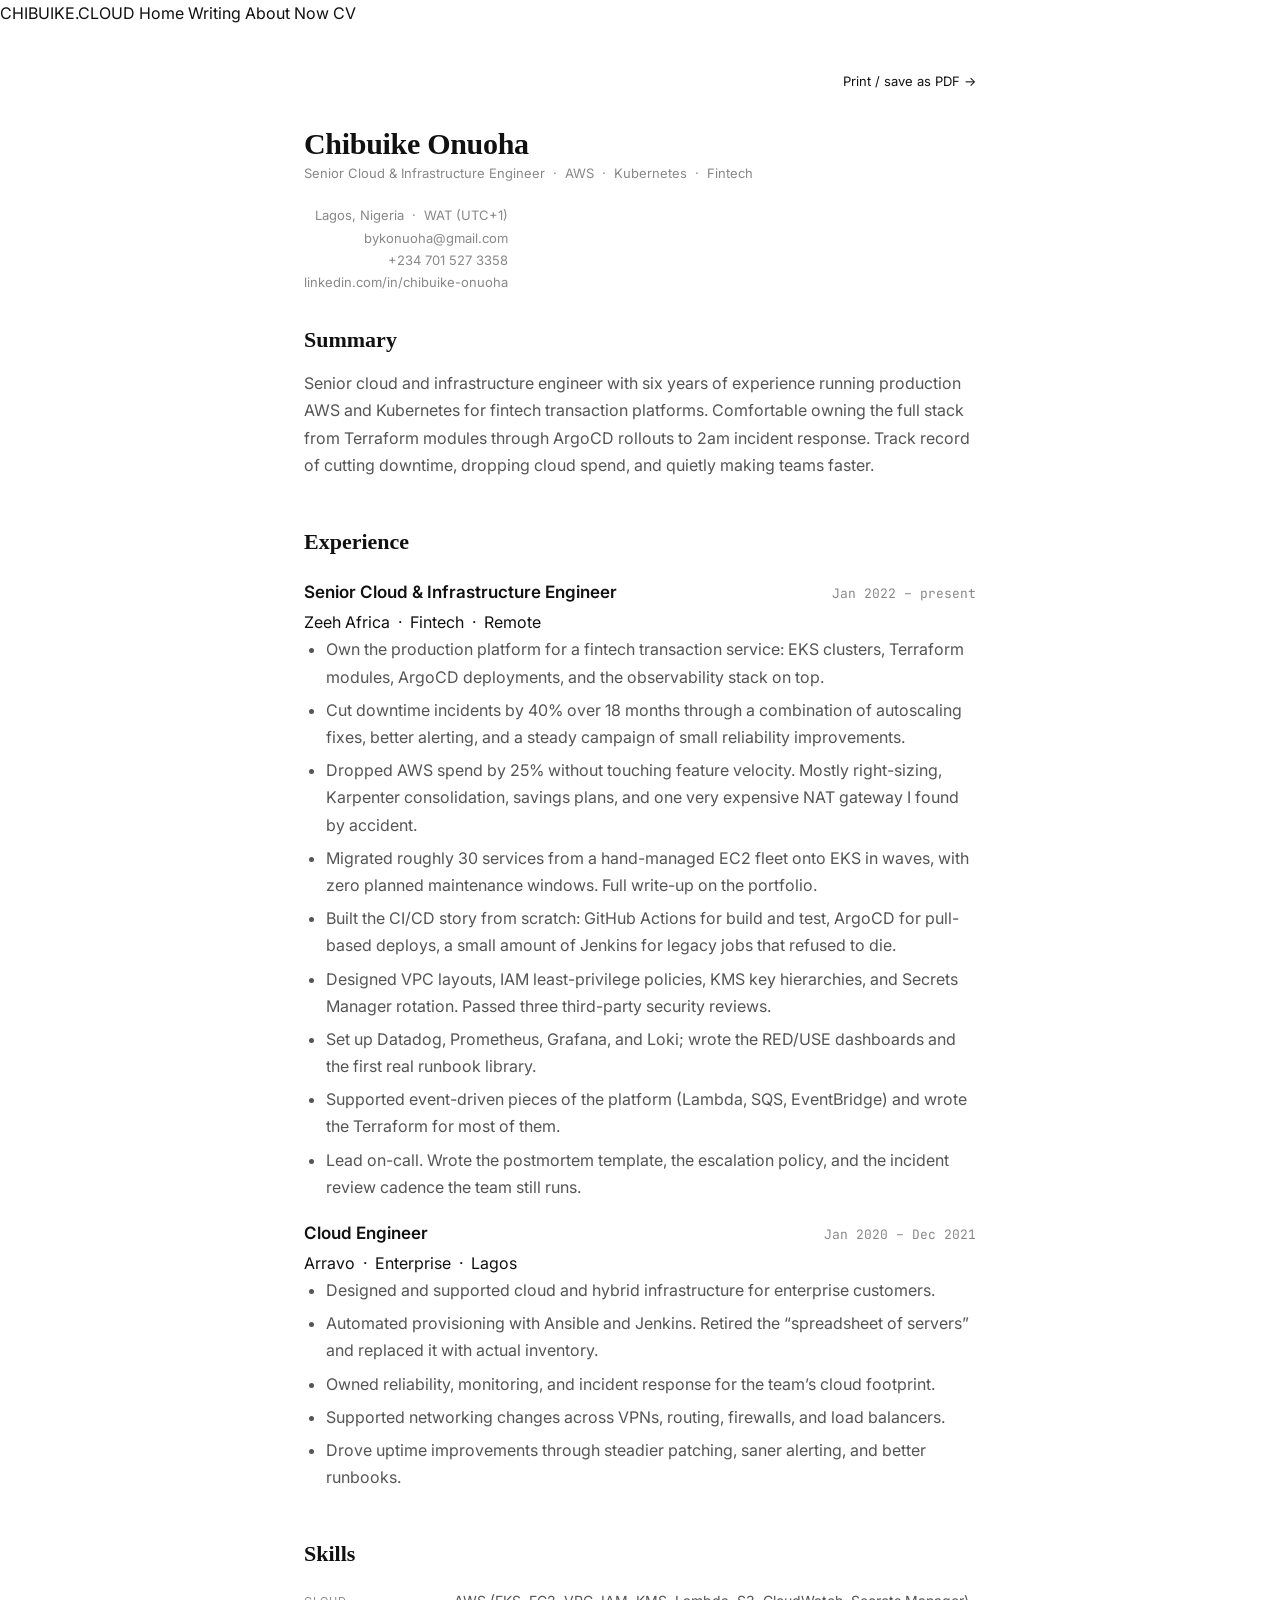
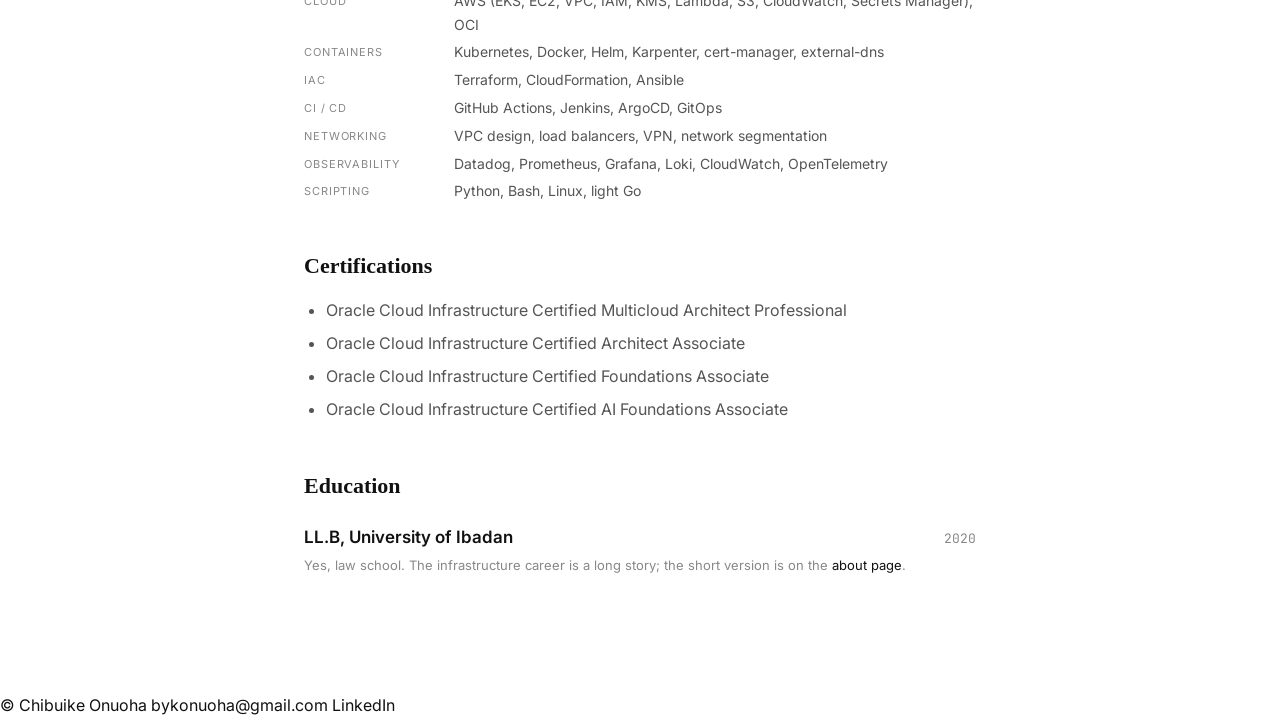
<file: cv.html>
<!doctype html>
<html lang="en">
<head>
<meta charset="utf-8">
<meta name="viewport" content="width=device-width, initial-scale=1">
<title>CV · Chibuike Onuoha</title>
<link rel="stylesheet" href="css/article.css">
<style>
    @media print { .topnav, .no-print, .site-footer { display: none; } body { font-size: 10.5pt; background: #fff; color: #111; } h1 { font-size: 20pt; } }
    .cv-head { display: flex; justify-content: space-between; align-items: flex-end; gap: 20px; flex-wrap: wrap; margin: 32px 0 8px; }
    .cv-head h1 { margin: 0; font-size: 30px; }
    .cv-head .contact { font-size: 13px; color: var(--text-dim); text-align: right; line-height: 1.7; }
    .cv-head .contact a { color: var(--text-dim); }
    .role { display: flex; justify-content: space-between; align-items: baseline; flex-wrap: wrap; margin: 18px 0 2px; }
    .role h3 { margin: 0; font-size: 17px; }
    .role .when { font-size: 13px; color: var(--text-dim); font-family: var(--mono); }
    .role .where { color: var(--text-dim); font-size: 14px; font-style: italic; }
</style>
</head>
<body>

<nav class="top no-print">
    <a class="brand" href="index.html">CHIBUIKE.CLOUD</a>
    <a href="index.html">Home</a>
    <a href="writing/">Writing</a>
    <a href="about.html">About</a>
    <a href="now.html">Now</a>
    <a href="cv.html" class="active">CV</a>
</nav>

<div class="article">

<div class="no-print" style="text-align:right;margin:20px 0 0;">
    <a href="javascript:window.print()" style="font-size:13px;color:var(--muted);">Print / save as PDF &rarr;</a>
</div>

<div class="cv-head">
    <div>
        <h1>Chibuike Onuoha</h1>
        <div class="meta">Senior Cloud &amp; Infrastructure Engineer &nbsp;·&nbsp; AWS &nbsp;·&nbsp; Kubernetes &nbsp;·&nbsp; Fintech</div>
    </div>
    <div class="contact">
        Lagos, Nigeria &nbsp;·&nbsp; WAT (UTC+1)<br>
        <a href="mailto:bykonuoha@gmail.com">bykonuoha@gmail.com</a><br>
        +234 701 527 3358<br>
        <a href="https://linkedin.com/in/chibuike-onuoha-7b5aa7382">linkedin.com/in/chibuike-onuoha</a>
    </div>
</div>

<h2 style="margin-top:28px;">Summary</h2>
<p>
    Senior cloud and infrastructure engineer with six years of experience
    running production AWS and Kubernetes for fintech transaction platforms.
    Comfortable owning the full stack from Terraform modules through ArgoCD
    rollouts to 2am incident response. Track record of cutting downtime,
    dropping cloud spend, and quietly making teams faster.
</p>

<h2>Experience</h2>

<div class="role">
    <h3>Senior Cloud &amp; Infrastructure Engineer</h3>
    <span class="when">Jan 2022 &ndash; present</span>
</div>
<div class="where">Zeeh Africa &nbsp;·&nbsp; Fintech &nbsp;·&nbsp; Remote</div>
<ul>
    <li>Own the production platform for a fintech transaction service: EKS clusters, Terraform modules, ArgoCD deployments, and the observability stack on top.</li>
    <li>Cut downtime incidents by 40% over 18 months through a combination of autoscaling fixes, better alerting, and a steady campaign of small reliability improvements.</li>
    <li>Dropped AWS spend by 25% without touching feature velocity. Mostly right-sizing, Karpenter consolidation, savings plans, and one very expensive NAT gateway I found by accident.</li>
    <li>Migrated roughly 30 services from a hand-managed EC2 fleet onto EKS in waves, with zero planned maintenance windows. Full write-up on the portfolio.</li>
    <li>Built the CI/CD story from scratch: GitHub Actions for build and test, ArgoCD for pull-based deploys, a small amount of Jenkins for legacy jobs that refused to die.</li>
    <li>Designed VPC layouts, IAM least-privilege policies, KMS key hierarchies, and Secrets Manager rotation. Passed three third-party security reviews.</li>
    <li>Set up Datadog, Prometheus, Grafana, and Loki; wrote the RED/USE dashboards and the first real runbook library.</li>
    <li>Supported event-driven pieces of the platform (Lambda, SQS, EventBridge) and wrote the Terraform for most of them.</li>
    <li>Lead on-call. Wrote the postmortem template, the escalation policy, and the incident review cadence the team still runs.</li>
</ul>

<div class="role">
    <h3>Cloud Engineer</h3>
    <span class="when">Jan 2020 &ndash; Dec 2021</span>
</div>
<div class="where">Arravo &nbsp;·&nbsp; Enterprise &nbsp;·&nbsp; Lagos</div>
<ul>
    <li>Designed and supported cloud and hybrid infrastructure for enterprise customers.</li>
    <li>Automated provisioning with Ansible and Jenkins. Retired the &ldquo;spreadsheet of servers&rdquo; and replaced it with actual inventory.</li>
    <li>Owned reliability, monitoring, and incident response for the team&rsquo;s cloud footprint.</li>
    <li>Supported networking changes across VPNs, routing, firewalls, and load balancers.</li>
    <li>Drove uptime improvements through steadier patching, saner alerting, and better runbooks.</li>
</ul>

<h2>Skills</h2>
<dl class="stack">
    <dt>Cloud</dt>
    <dd>AWS (EKS, EC2, VPC, IAM, KMS, Lambda, S3, CloudWatch, Secrets Manager), OCI</dd>
    <dt>Containers</dt>
    <dd>Kubernetes, Docker, Helm, Karpenter, cert-manager, external-dns</dd>
    <dt>IaC</dt>
    <dd>Terraform, CloudFormation, Ansible</dd>
    <dt>CI / CD</dt>
    <dd>GitHub Actions, Jenkins, ArgoCD, GitOps</dd>
    <dt>Networking</dt>
    <dd>VPC design, load balancers, VPN, network segmentation</dd>
    <dt>Observability</dt>
    <dd>Datadog, Prometheus, Grafana, Loki, CloudWatch, OpenTelemetry</dd>
    <dt>Scripting</dt>
    <dd>Python, Bash, Linux, light Go</dd>
</dl>

<h2>Certifications</h2>
<ul>
    <li>Oracle Cloud Infrastructure Certified Multicloud Architect Professional</li>
    <li>Oracle Cloud Infrastructure Certified Architect Associate</li>
    <li>Oracle Cloud Infrastructure Certified Foundations Associate</li>
    <li>Oracle Cloud Infrastructure Certified AI Foundations Associate</li>
</ul>

<h2>Education</h2>
<div class="role">
    <h3>LL.B, University of Ibadan</h3>
    <span class="when">2020</span>
</div>
<p class="meta">Yes, law school. The infrastructure career is a long story; the short version is on the <a href="about.html">about page</a>.</p>

</div>

<footer class="site no-print">
    <span>&copy; Chibuike Onuoha</span>
    <a href="mailto:bykonuoha@gmail.com">bykonuoha@gmail.com</a>
    <a href="https://linkedin.com/in/chibuike-onuoha-7b5aa7382">LinkedIn</a>
</footer>

</body>
</html>
</file>
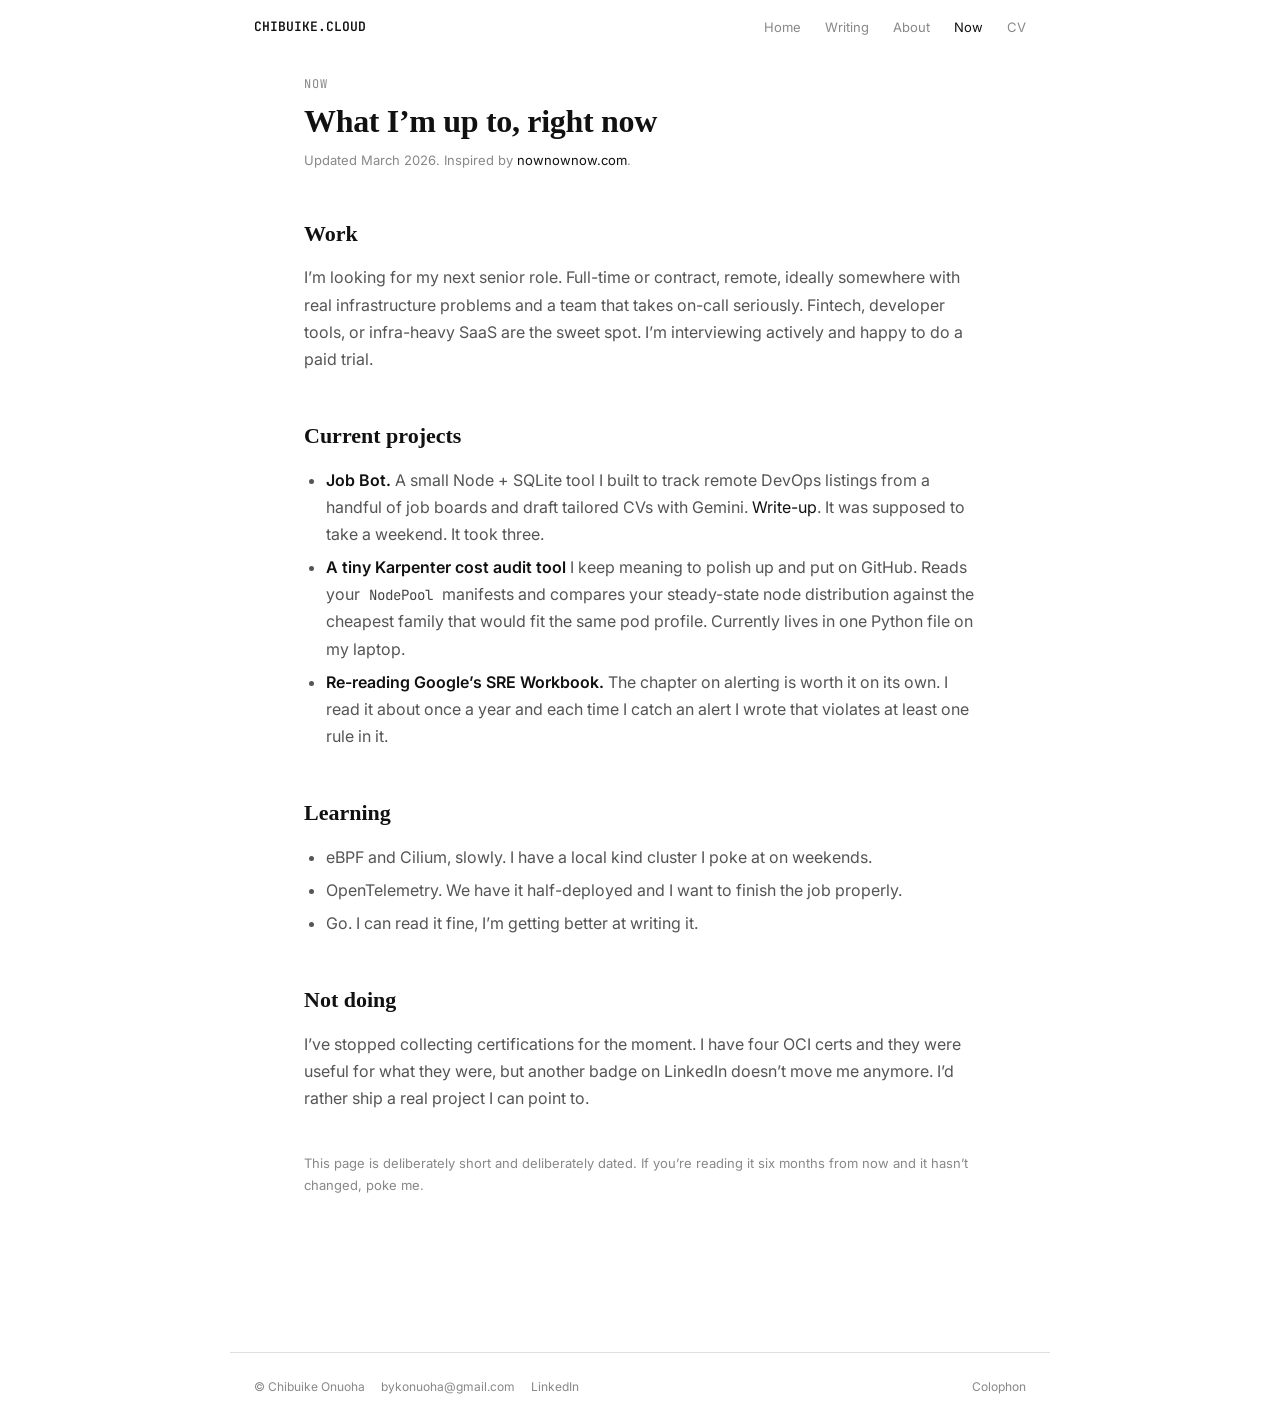
<file: now.html>
<!doctype html>
<html lang="en">
<head>
<meta charset="utf-8">
<meta name="viewport" content="width=device-width, initial-scale=1">
<title>Now · Chibuike Onuoha</title>
<link rel="stylesheet" href="css/article.css">
</head>
<body>

<nav class="topnav">
    <a class="brand" href="index.html">CHIBUIKE.CLOUD</a>
    <a href="index.html">Home</a>
    <a href="writing/">Writing</a>
    <a href="about.html">About</a>
    <a href="now.html" class="active">Now</a>
    <a href="cv.html">CV</a>
</nav>

<div class="article">

<div class="kicker">Now</div>
<h1 class="page">What I&rsquo;m up to, right now</h1>
<p class="meta">Updated March 2026. Inspired by <a href="https://nownownow.com">nownownow.com</a>.</p>

<h2>Work</h2>
<p>
    I&rsquo;m looking for my next senior role. Full-time or contract, remote,
    ideally somewhere with real infrastructure problems and a team that takes
    on-call seriously. Fintech, developer tools, or infra-heavy SaaS are the
    sweet spot. I&rsquo;m interviewing actively and happy to do a paid trial.
</p>

<h2>Current projects</h2>
<ul>
    <li>
        <strong>Job Bot.</strong> A small Node + SQLite tool I built to track
        remote DevOps listings from a handful of job boards and draft tailored
        CVs with Gemini. <a href="writing/job-bot.html">Write-up</a>. It was
        supposed to take a weekend. It took three.
    </li>
    <li>
        <strong>A tiny Karpenter cost audit tool</strong> I keep meaning to
        polish up and put on GitHub. Reads your <code>NodePool</code> manifests
        and compares your steady-state node distribution against the cheapest
        family that would fit the same pod profile. Currently lives in one
        Python file on my laptop.
    </li>
    <li>
        <strong>Re-reading Google&rsquo;s SRE Workbook.</strong> The chapter on
        alerting is worth it on its own. I read it about once a year and each
        time I catch an alert I wrote that violates at least one rule in it.
    </li>
</ul>

<h2>Learning</h2>
<ul>
    <li>eBPF and Cilium, slowly. I have a local kind cluster I poke at on weekends.</li>
    <li>OpenTelemetry. We have it half-deployed and I want to finish the job properly.</li>
    <li>Go. I can read it fine, I&rsquo;m getting better at writing it.</li>
</ul>

<h2>Not doing</h2>
<p>
    I&rsquo;ve stopped collecting certifications for the moment. I have four
    OCI certs and they were useful for what they were, but another badge on
    LinkedIn doesn&rsquo;t move me anymore. I&rsquo;d rather ship a real
    project I can point to.
</p>

<p class="meta" style="margin-top:40px">
    This page is deliberately short and deliberately dated. If you&rsquo;re
    reading it six months from now and it hasn&rsquo;t changed, poke me.
</p>

</div>

<footer class="site-footer">
    <span>&copy; Chibuike Onuoha</span>
    <a href="mailto:bykonuoha@gmail.com">bykonuoha@gmail.com</a>
    <a href="https://linkedin.com/in/chibuike-onuoha-7b5aa7382">LinkedIn</a>
    <span class="sp"></span>
    <a href="colophon.html">Colophon</a>
</footer>

</body>
</html>
</file>
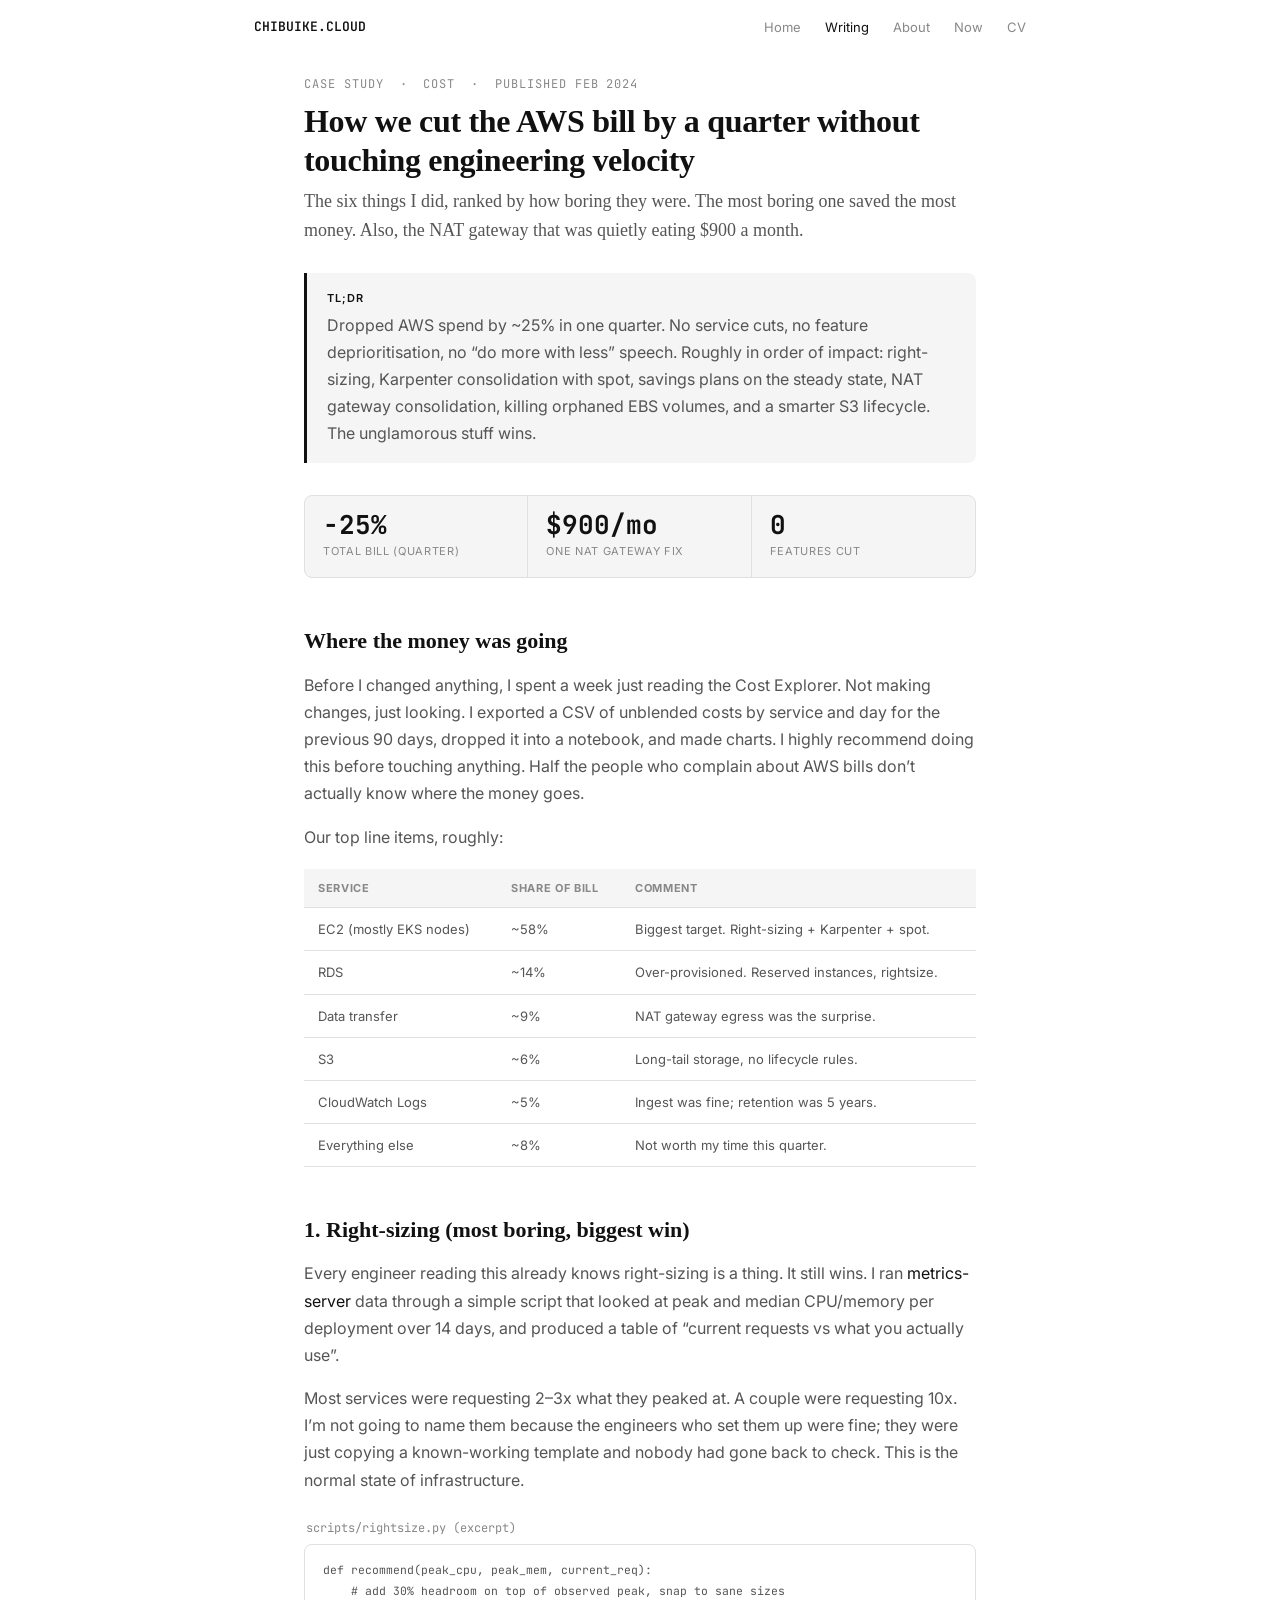
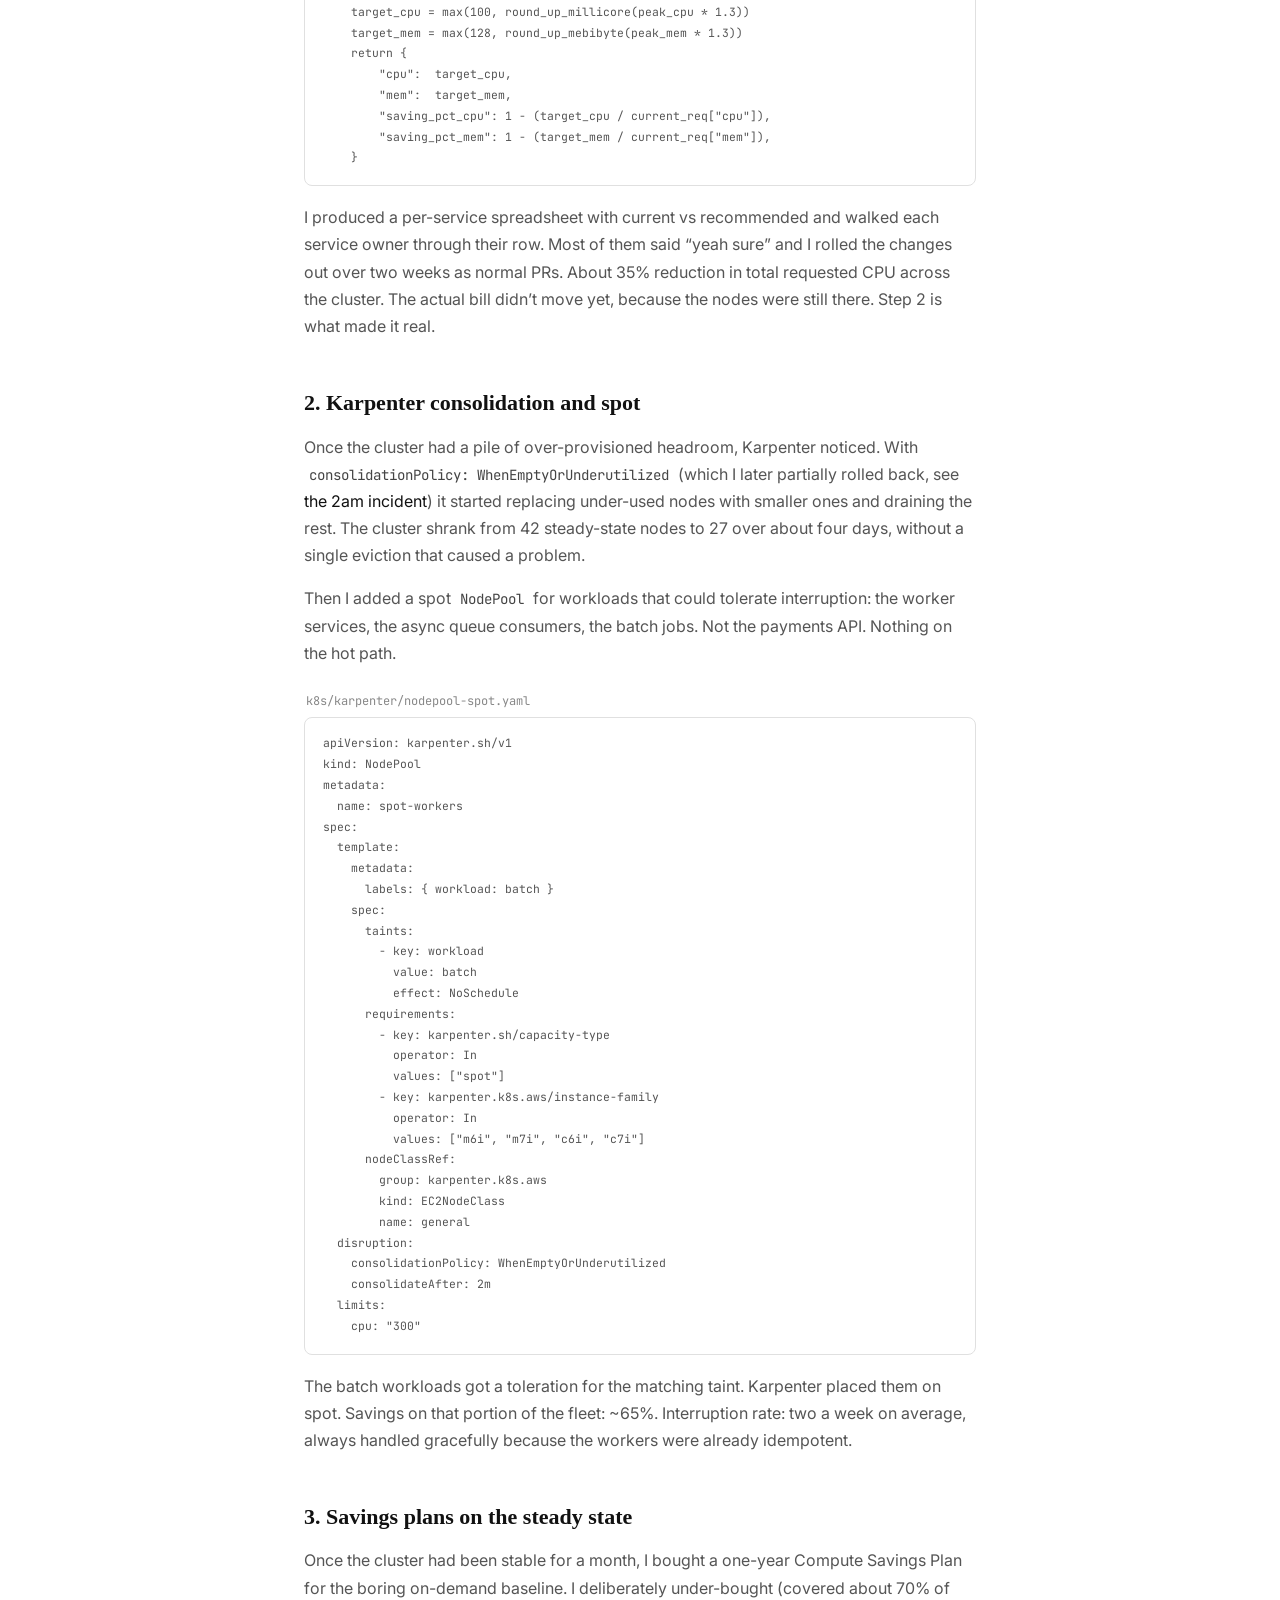
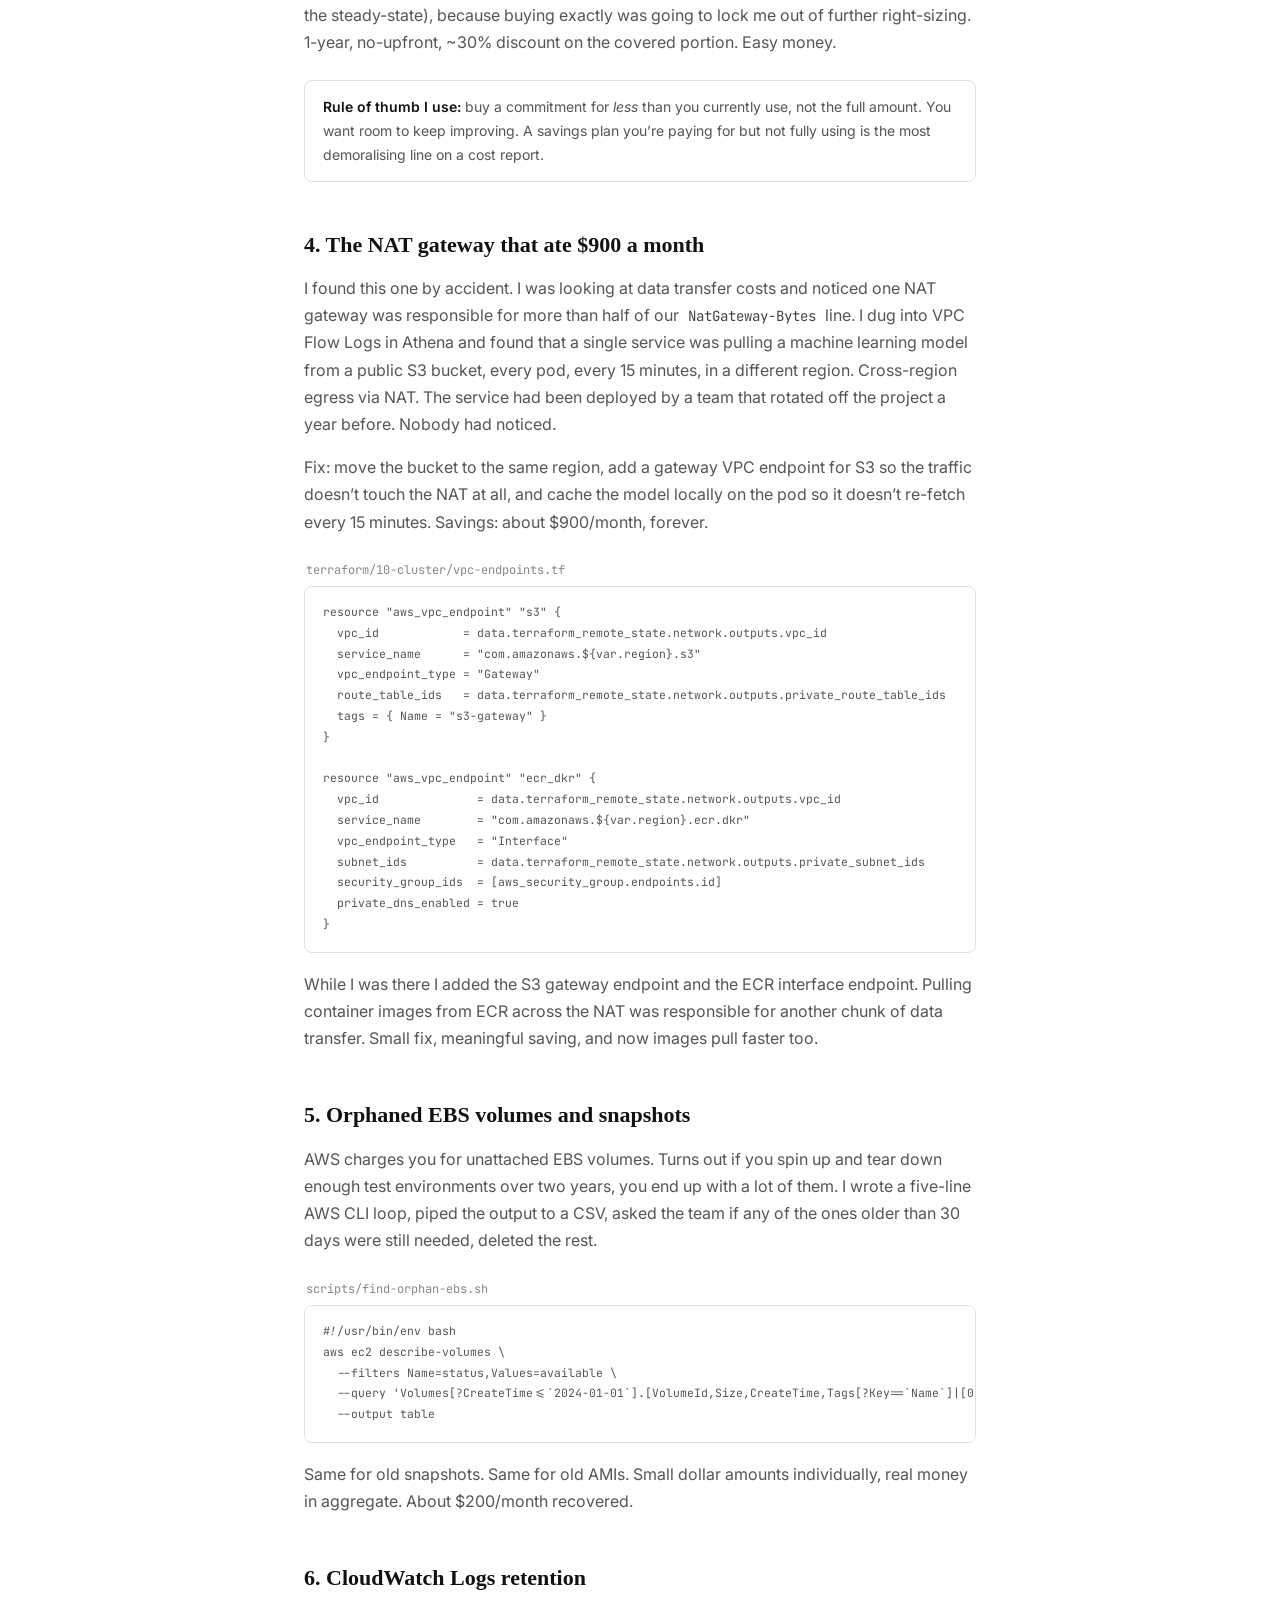
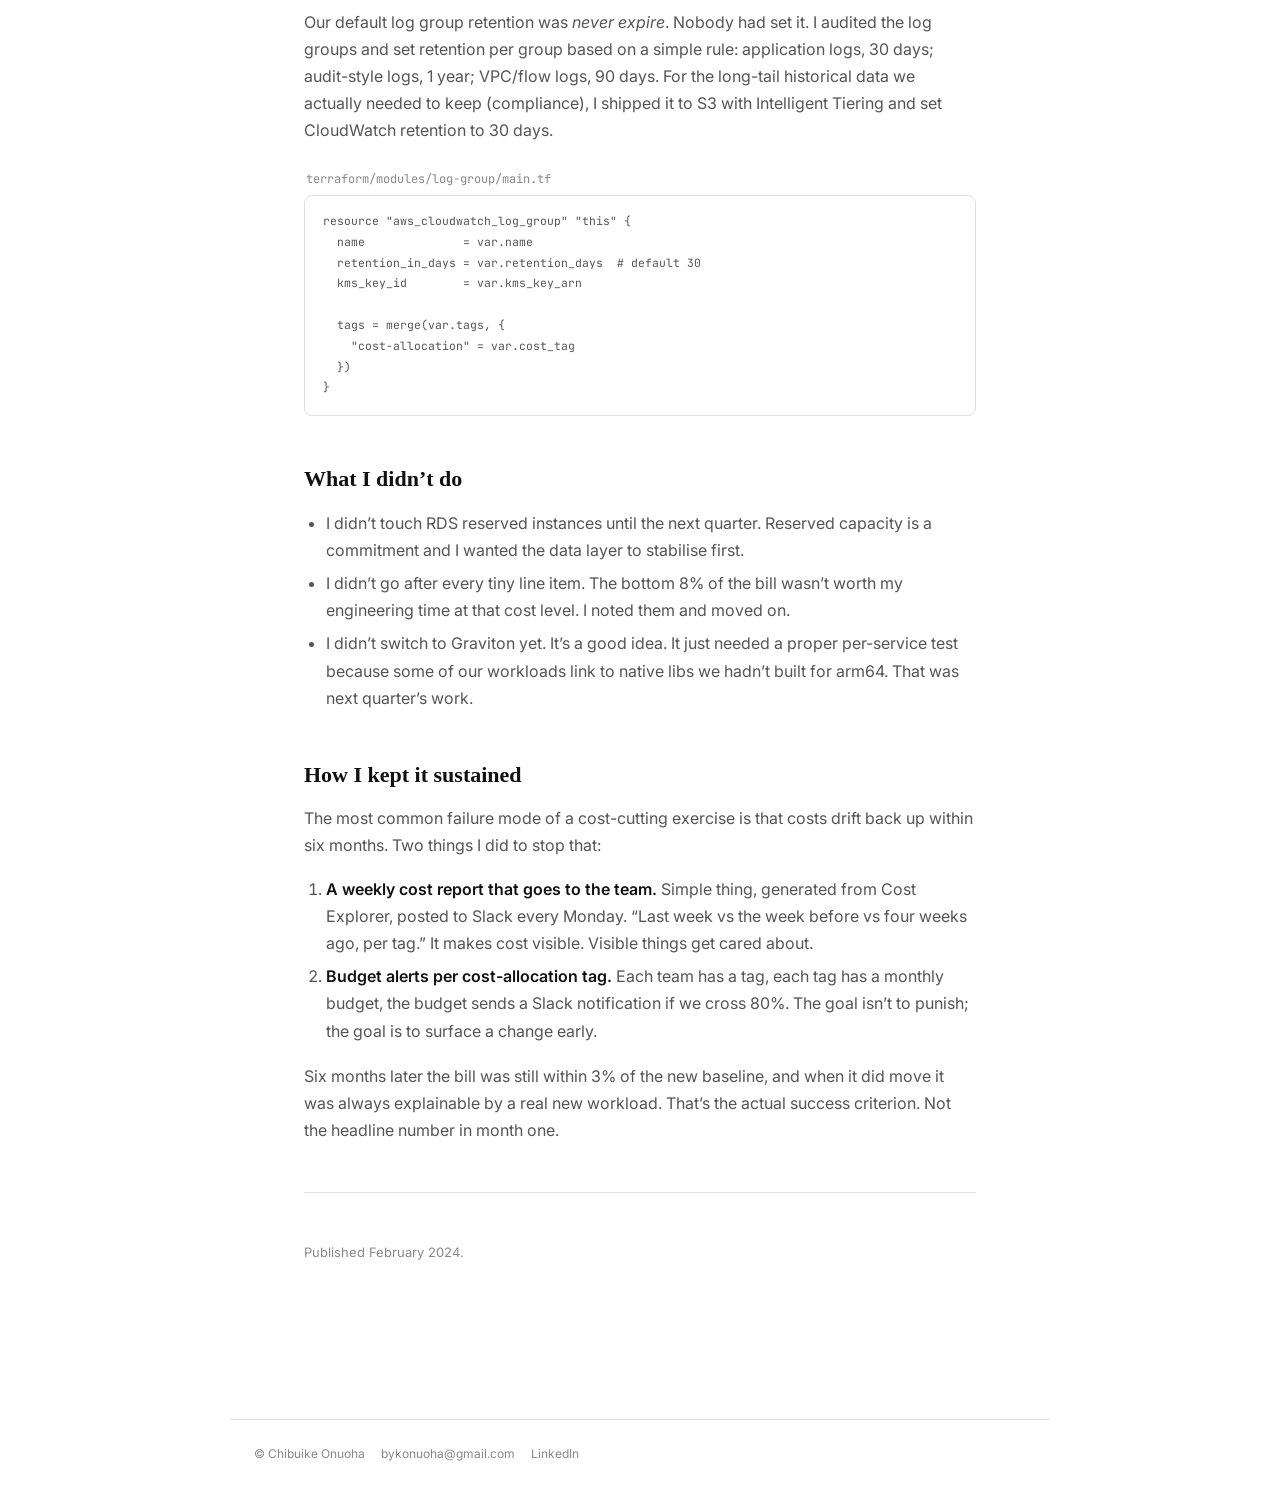
<file: writing/cost-25-percent.html>
<!doctype html>
<html lang="en">
<head>
<meta charset="utf-8">
<meta name="viewport" content="width=device-width, initial-scale=1">
<title>How we cut the AWS bill by a quarter · Chibuike Onuoha</title>
<link rel="stylesheet" href="../css/article.css">
</head>
<body>

<nav class="topnav">
    <a class="brand" href="../index.html">CHIBUIKE.CLOUD</a>
    <a href="../index.html">Home</a>
    <a href="index.html" class="active">Writing</a>
    <a href="../about.html">About</a>
    <a href="../now.html">Now</a>
    <a href="../cv.html">CV</a>
</nav>

<div class="article">

<div class="kicker">Case study &nbsp;·&nbsp; Cost &nbsp;·&nbsp; Published Feb 2024</div>
<h1 class="page">How we cut the AWS bill by a quarter without touching engineering velocity</h1>
<p class="lede">
    The six things I did, ranked by how boring they were. The most boring one
    saved the most money. Also, the NAT gateway that was quietly eating $900
    a month.
</p>

<div class="tldr">
    <strong>TL;DR</strong>
    <p>Dropped AWS spend by ~25% in one quarter. No service cuts, no feature deprioritisation, no &ldquo;do more with less&rdquo; speech. Roughly in order of impact: right-sizing, Karpenter consolidation with spot, savings plans on the steady state, NAT gateway consolidation, killing orphaned EBS volumes, and a smarter S3 lifecycle. The unglamorous stuff wins.</p>
</div>

<div class="metrics">
    <div class="metric"><div class="n">-25%</div><div class="lbl">Total bill (quarter)</div></div>
    <div class="metric"><div class="n">$900/mo</div><div class="lbl">One NAT gateway fix</div></div>
    <div class="metric"><div class="n">0</div><div class="lbl">Features cut</div></div>
</div>

<h2>Where the money was going</h2>
<p>
    Before I changed anything, I spent a week just reading the Cost Explorer.
    Not making changes, just looking. I exported a CSV of unblended costs by
    service and day for the previous 90 days, dropped it into a notebook,
    and made charts. I highly recommend doing this before touching anything.
    Half the people who complain about AWS bills don&rsquo;t actually know
    where the money goes.
</p>

<p>Our top line items, roughly:</p>

<table>
<thead><tr><th>Service</th><th>Share of bill</th><th>Comment</th></tr></thead>
<tbody>
<tr><td>EC2 (mostly EKS nodes)</td><td>~58%</td><td>Biggest target. Right-sizing + Karpenter + spot.</td></tr>
<tr><td>RDS</td><td>~14%</td><td>Over-provisioned. Reserved instances, rightsize.</td></tr>
<tr><td>Data transfer</td><td>~9%</td><td>NAT gateway egress was the surprise.</td></tr>
<tr><td>S3</td><td>~6%</td><td>Long-tail storage, no lifecycle rules.</td></tr>
<tr><td>CloudWatch Logs</td><td>~5%</td><td>Ingest was fine; retention was 5 years.</td></tr>
<tr><td>Everything else</td><td>~8%</td><td>Not worth my time this quarter.</td></tr>
</tbody>
</table>

<h2>1. Right-sizing (most boring, biggest win)</h2>
<p>
    Every engineer reading this already knows right-sizing is a thing. It
    still wins. I ran
    <a href="https://github.com/kubernetes-sigs/metrics-server">metrics-server</a>
    data through a simple script that looked at peak and median CPU/memory
    per deployment over 14 days, and produced a table of &ldquo;current
    requests vs what you actually use&rdquo;.
</p>

<p>
    Most services were requesting 2&ndash;3x what they peaked at. A couple were
    requesting 10x. I&rsquo;m not going to name them because the engineers who
    set them up were fine; they were just copying a known-working template
    and nobody had gone back to check. This is the normal state of
    infrastructure.
</p>

<div class="filename">scripts/rightsize.py (excerpt)</div>
<pre><code>def recommend(peak_cpu, peak_mem, current_req):
    # add 30% headroom on top of observed peak, snap to sane sizes
    target_cpu = max(100, round_up_millicore(peak_cpu * 1.3))
    target_mem = max(128, round_up_mebibyte(peak_mem * 1.3))
    return {
        "cpu":  target_cpu,
        "mem":  target_mem,
        "saving_pct_cpu": 1 - (target_cpu / current_req["cpu"]),
        "saving_pct_mem": 1 - (target_mem / current_req["mem"]),
    }
</code></pre>

<p>
    I produced a per-service spreadsheet with current vs recommended and
    walked each service owner through their row. Most of them said
    &ldquo;yeah sure&rdquo; and I rolled the changes out over two weeks as
    normal PRs. About 35% reduction in total requested CPU across the
    cluster. The actual bill didn&rsquo;t move yet, because the nodes were
    still there. Step 2 is what made it real.
</p>

<h2>2. Karpenter consolidation and spot</h2>
<p>
    Once the cluster had a pile of over-provisioned headroom, Karpenter
    noticed. With <code>consolidationPolicy: WhenEmptyOrUnderutilized</code>
    (which I later partially rolled back, see
    <a href="karpenter-incident.html">the 2am incident</a>) it started
    replacing under-used nodes with smaller ones and draining the rest. The
    cluster shrank from 42 steady-state nodes to 27 over about four days,
    without a single eviction that caused a problem.
</p>
<p>
    Then I added a spot <code>NodePool</code> for workloads that could
    tolerate interruption: the worker services, the async queue consumers,
    the batch jobs. Not the payments API. Nothing on the hot path.
</p>

<div class="filename">k8s/karpenter/nodepool-spot.yaml</div>
<pre><code>apiVersion: karpenter.sh/v1
kind: NodePool
metadata:
  name: spot-workers
spec:
  template:
    metadata:
      labels: { workload: batch }
    spec:
      taints:
        - key: workload
          value: batch
          effect: NoSchedule
      requirements:
        - key: karpenter.sh/capacity-type
          operator: In
          values: ["spot"]
        - key: karpenter.k8s.aws/instance-family
          operator: In
          values: ["m6i", "m7i", "c6i", "c7i"]
      nodeClassRef:
        group: karpenter.k8s.aws
        kind: EC2NodeClass
        name: general
  disruption:
    consolidationPolicy: WhenEmptyOrUnderutilized
    consolidateAfter: 2m
  limits:
    cpu: "300"
</code></pre>

<p>
    The batch workloads got a toleration for the matching taint. Karpenter
    placed them on spot. Savings on that portion of the fleet: ~65%.
    Interruption rate: two a week on average, always handled gracefully
    because the workers were already idempotent.
</p>

<h2>3. Savings plans on the steady state</h2>
<p>
    Once the cluster had been stable for a month, I bought a one-year
    Compute Savings Plan for the boring on-demand baseline. I deliberately
    under-bought (covered about 70% of the steady-state), because buying
    exactly was going to lock me out of further right-sizing. 1-year,
    no-upfront, ~30% discount on the covered portion. Easy money.
</p>

<aside class="note">
    <strong>Rule of thumb I use:</strong> buy a commitment for <em>less</em>
    than you currently use, not the full amount. You want room to keep
    improving. A savings plan you&rsquo;re paying for but not fully using is
    the most demoralising line on a cost report.
</aside>

<h2>4. The NAT gateway that ate $900 a month</h2>
<p>
    I found this one by accident. I was looking at data transfer costs and
    noticed one NAT gateway was responsible for more than half of our
    <code>NatGateway-Bytes</code> line. I dug into VPC Flow Logs in Athena and
    found that a single service was pulling a machine learning model from a
    public S3 bucket, every pod, every 15 minutes, in a different region.
    Cross-region egress via NAT. The service had been deployed by a team
    that rotated off the project a year before. Nobody had noticed.
</p>
<p>
    Fix: move the bucket to the same region, add a gateway VPC endpoint for
    S3 so the traffic doesn&rsquo;t touch the NAT at all, and cache the model
    locally on the pod so it doesn&rsquo;t re-fetch every 15 minutes.
    Savings: about $900/month, forever.
</p>

<div class="filename">terraform/10-cluster/vpc-endpoints.tf</div>
<pre><code>resource "aws_vpc_endpoint" "s3" {
  vpc_id            = data.terraform_remote_state.network.outputs.vpc_id
  service_name      = "com.amazonaws.${var.region}.s3"
  vpc_endpoint_type = "Gateway"
  route_table_ids   = data.terraform_remote_state.network.outputs.private_route_table_ids
  tags = { Name = "s3-gateway" }
}

resource "aws_vpc_endpoint" "ecr_dkr" {
  vpc_id              = data.terraform_remote_state.network.outputs.vpc_id
  service_name        = "com.amazonaws.${var.region}.ecr.dkr"
  vpc_endpoint_type   = "Interface"
  subnet_ids          = data.terraform_remote_state.network.outputs.private_subnet_ids
  security_group_ids  = [aws_security_group.endpoints.id]
  private_dns_enabled = true
}
</code></pre>

<p>
    While I was there I added the S3 gateway endpoint and the ECR interface
    endpoint. Pulling container images from ECR across the NAT was
    responsible for another chunk of data transfer. Small fix, meaningful
    saving, and now images pull faster too.
</p>

<h2>5. Orphaned EBS volumes and snapshots</h2>
<p>
    AWS charges you for unattached EBS volumes. Turns out if you spin up and
    tear down enough test environments over two years, you end up with a lot
    of them. I wrote a five-line AWS CLI loop, piped the output to a CSV,
    asked the team if any of the ones older than 30 days were still needed,
    deleted the rest.
</p>

<div class="filename">scripts/find-orphan-ebs.sh</div>
<pre><code>#!/usr/bin/env bash
aws ec2 describe-volumes \
  --filters Name=status,Values=available \
  --query 'Volumes[?CreateTime&lt;=`2024-01-01`].[VolumeId,Size,CreateTime,Tags[?Key==`Name`]|[0].Value]' \
  --output table
</code></pre>

<p>Same for old snapshots. Same for old AMIs. Small dollar amounts individually, real money in aggregate. About $200/month recovered.</p>

<h2>6. CloudWatch Logs retention</h2>
<p>
    Our default log group retention was <em>never expire</em>. Nobody had
    set it. I audited the log groups and set retention per group based on a
    simple rule: application logs, 30 days; audit-style logs, 1 year;
    VPC/flow logs, 90 days. For the long-tail historical data we actually
    needed to keep (compliance), I shipped it to S3 with Intelligent Tiering
    and set CloudWatch retention to 30 days.
</p>

<div class="filename">terraform/modules/log-group/main.tf</div>
<pre><code>resource "aws_cloudwatch_log_group" "this" {
  name              = var.name
  retention_in_days = var.retention_days  # default 30
  kms_key_id        = var.kms_key_arn

  tags = merge(var.tags, {
    "cost-allocation" = var.cost_tag
  })
}
</code></pre>

<h2>What I didn&rsquo;t do</h2>
<ul>
    <li>I didn&rsquo;t touch RDS reserved instances until the next quarter. Reserved capacity is a commitment and I wanted the data layer to stabilise first.</li>
    <li>I didn&rsquo;t go after every tiny line item. The bottom 8% of the bill wasn&rsquo;t worth my engineering time at that cost level. I noted them and moved on.</li>
    <li>I didn&rsquo;t switch to Graviton yet. It&rsquo;s a good idea. It just needed a proper per-service test because some of our workloads link to native libs we hadn&rsquo;t built for arm64. That was next quarter&rsquo;s work.</li>
</ul>

<h2>How I kept it sustained</h2>
<p>
    The most common failure mode of a cost-cutting exercise is that costs
    drift back up within six months. Two things I did to stop that:
</p>
<ol>
    <li>
        <strong>A weekly cost report that goes to the team.</strong> Simple
        thing, generated from Cost Explorer, posted to Slack every Monday.
        &ldquo;Last week vs the week before vs four weeks ago, per tag.&rdquo;
        It makes cost visible. Visible things get cared about.
    </li>
    <li>
        <strong>Budget alerts per cost-allocation tag.</strong> Each team has a
        tag, each tag has a monthly budget, the budget sends a Slack
        notification if we cross 80%. The goal isn&rsquo;t to punish; the goal
        is to surface a change early.
    </li>
</ol>

<p>
    Six months later the bill was still within 3% of the new baseline, and
    when it did move it was always explainable by a real new workload.
    That&rsquo;s the actual success criterion. Not the headline number in
    month one.
</p>

<hr>

<p class="meta">Published February 2024.</p>

</div>

<footer class="site-footer">
    <span>&copy; Chibuike Onuoha</span>
    <a href="mailto:bykonuoha@gmail.com">bykonuoha@gmail.com</a>
    <a href="https://linkedin.com/in/chibuike-onuoha-7b5aa7382">LinkedIn</a>
</footer>

</body>
</html>
</file>
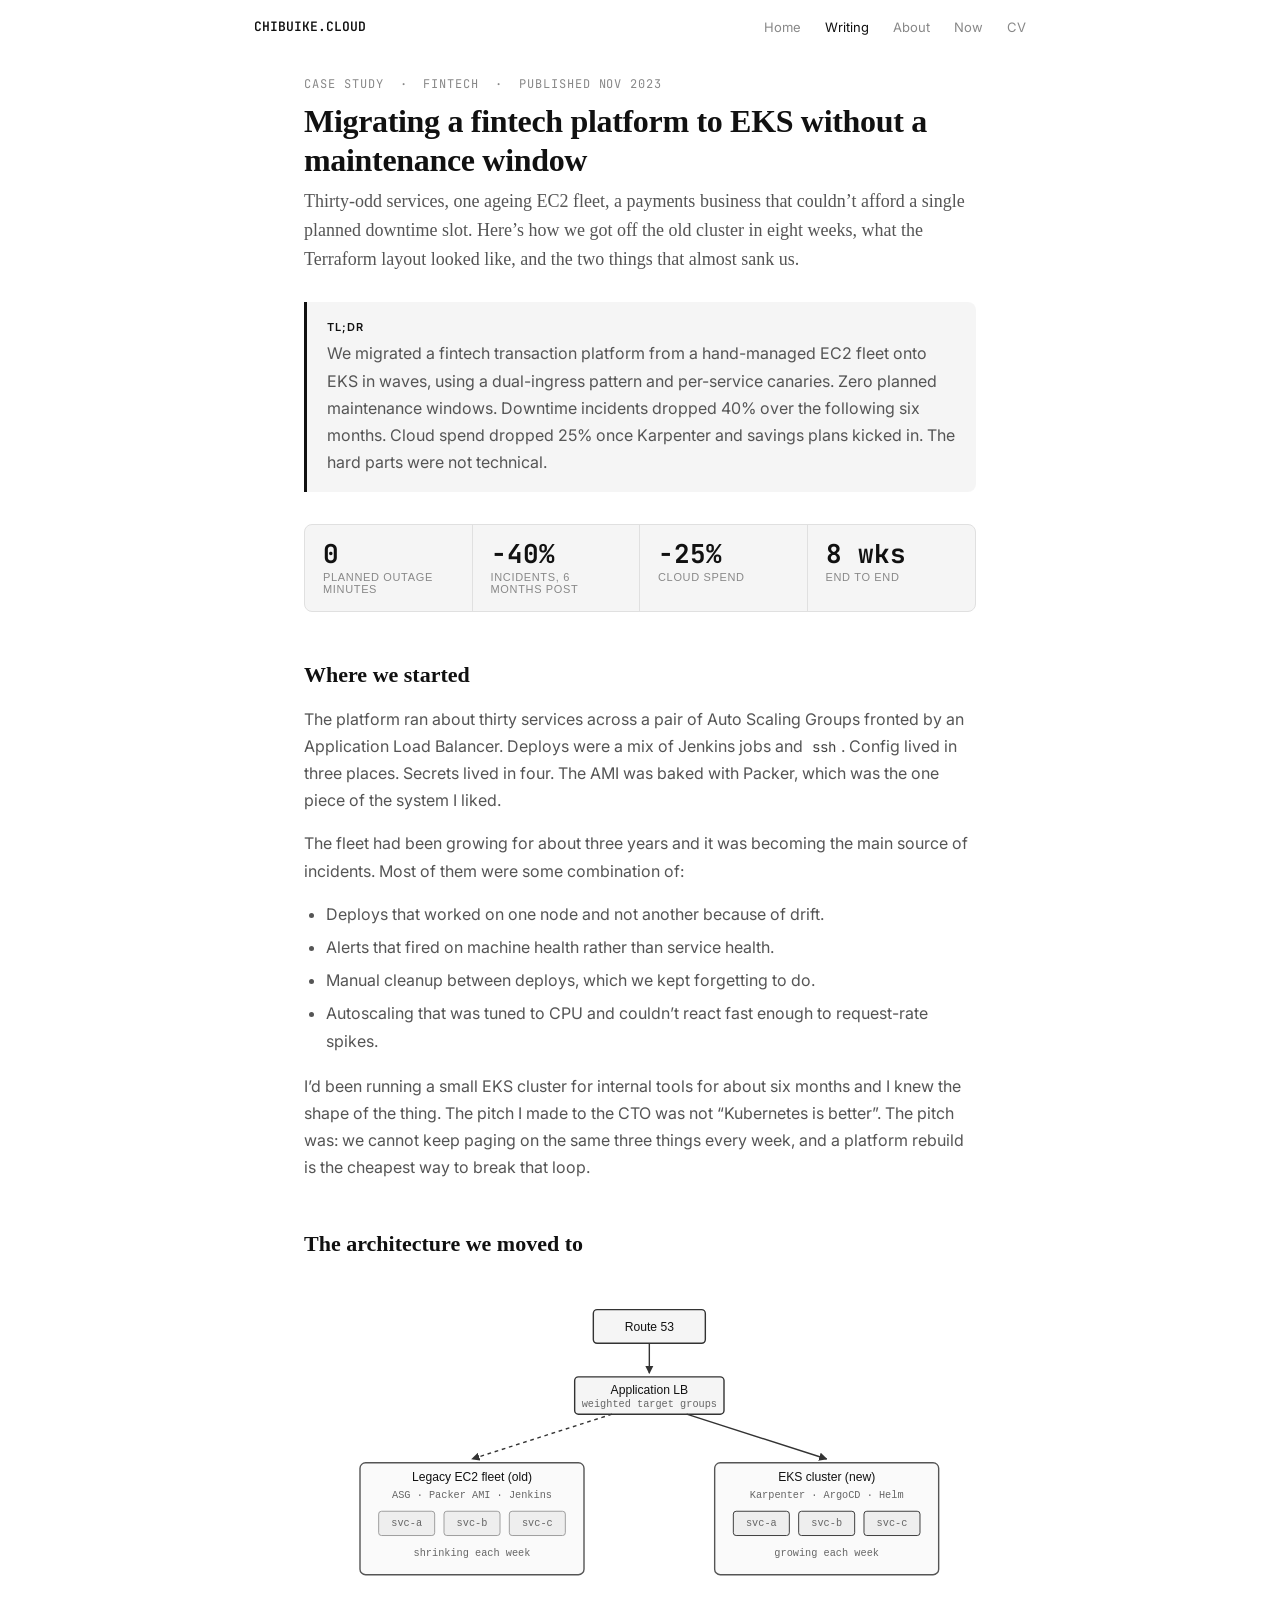
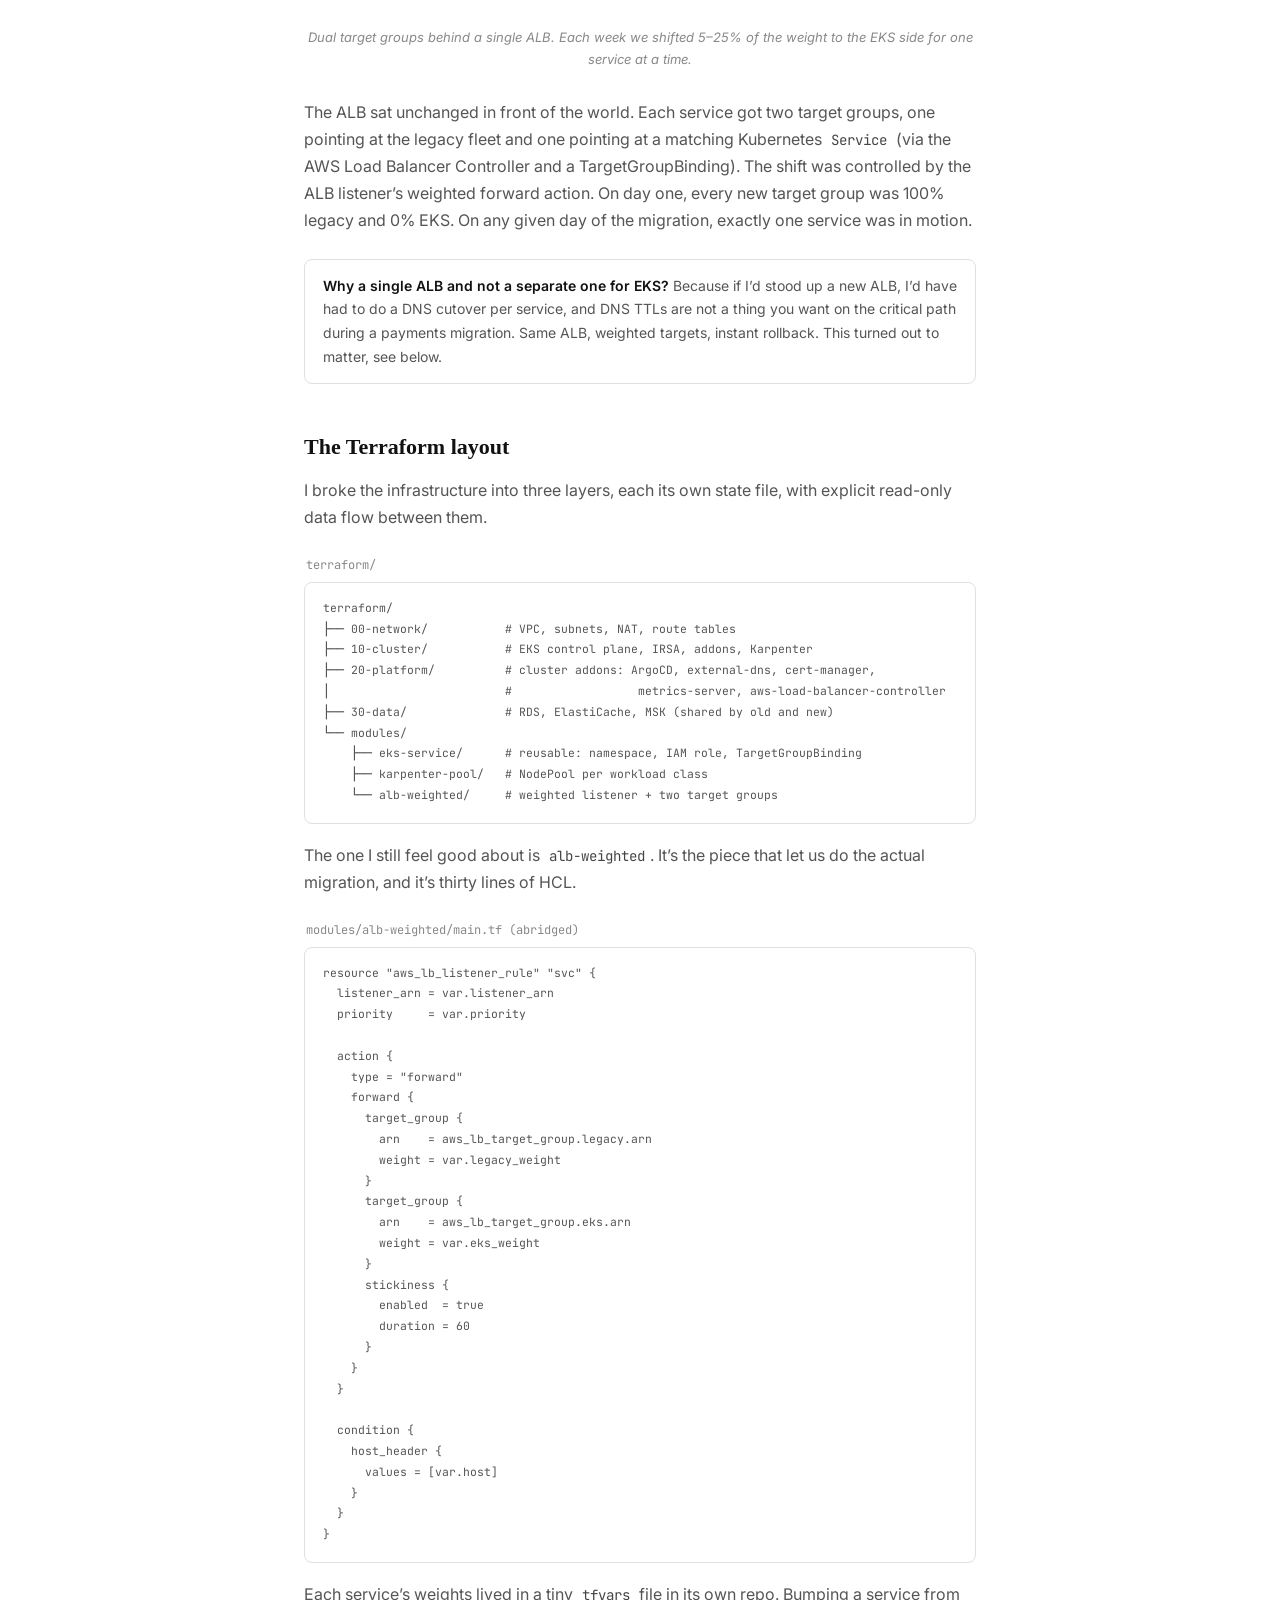
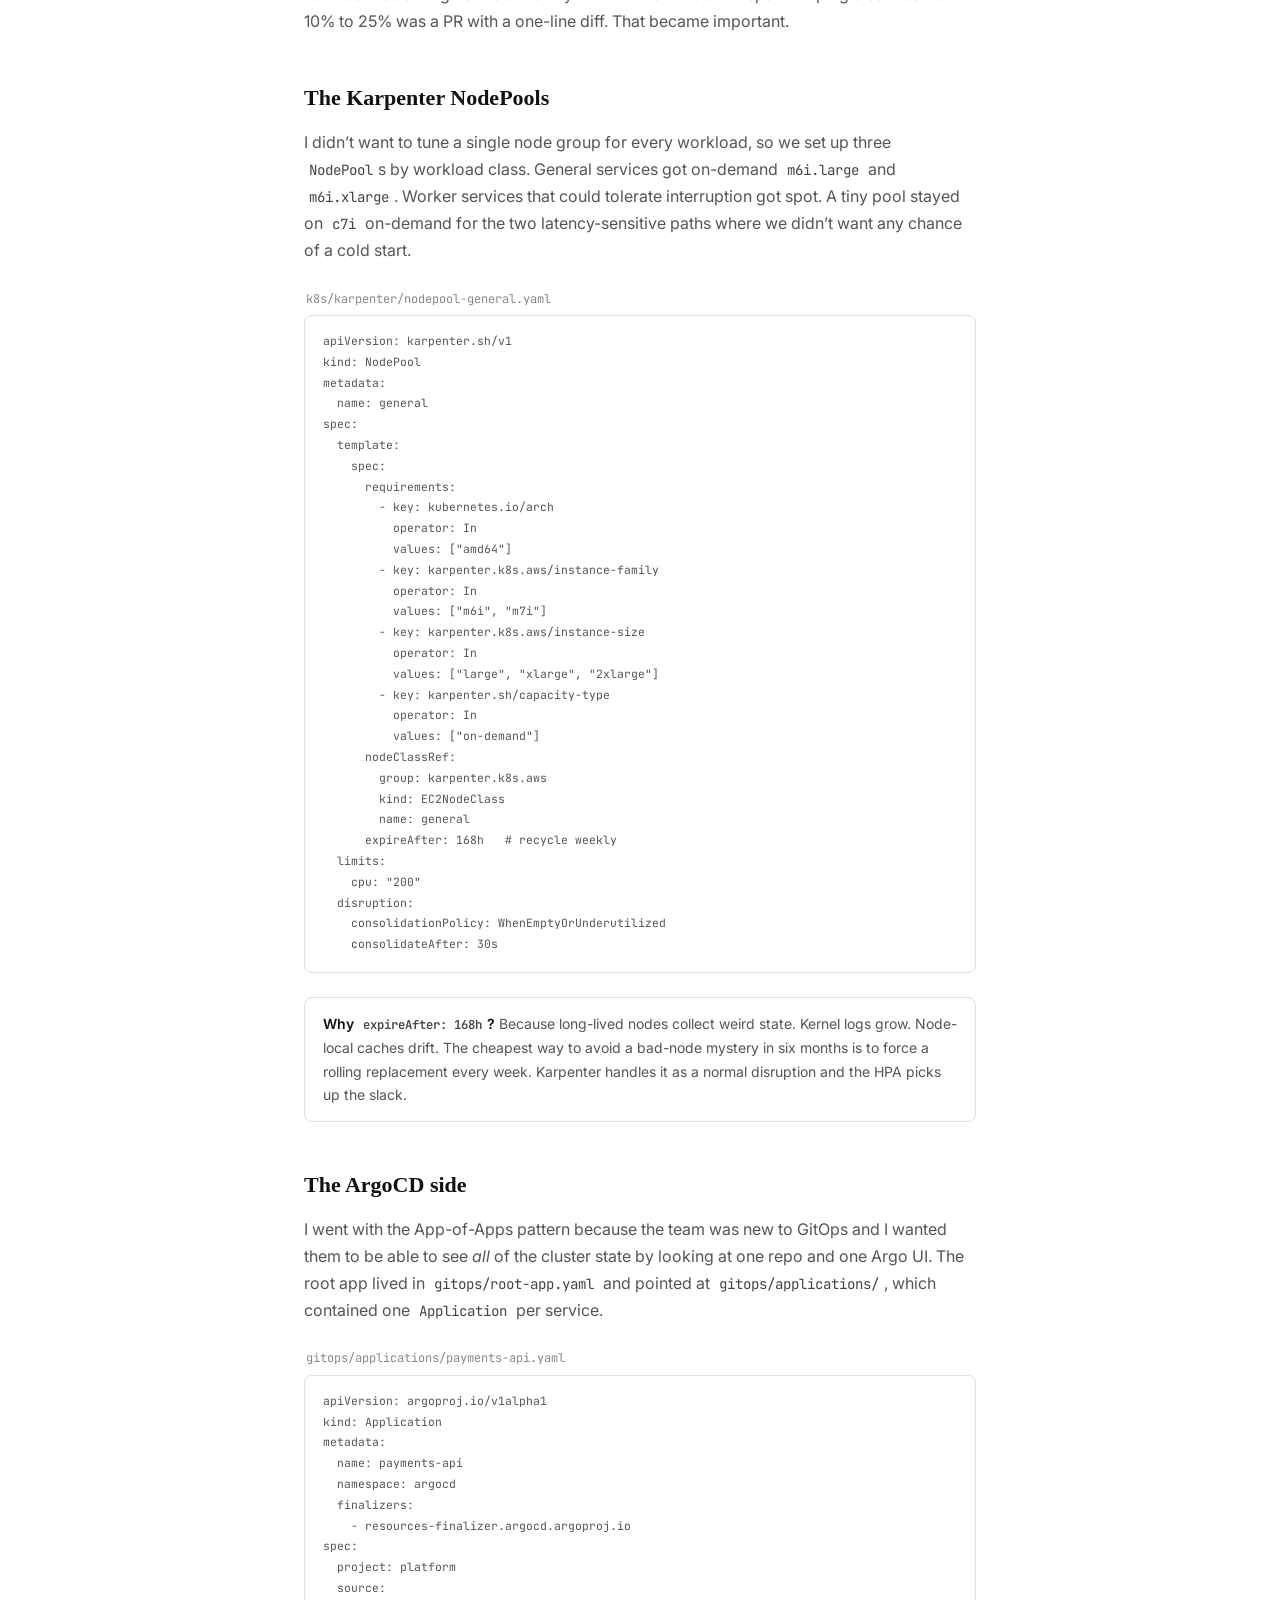
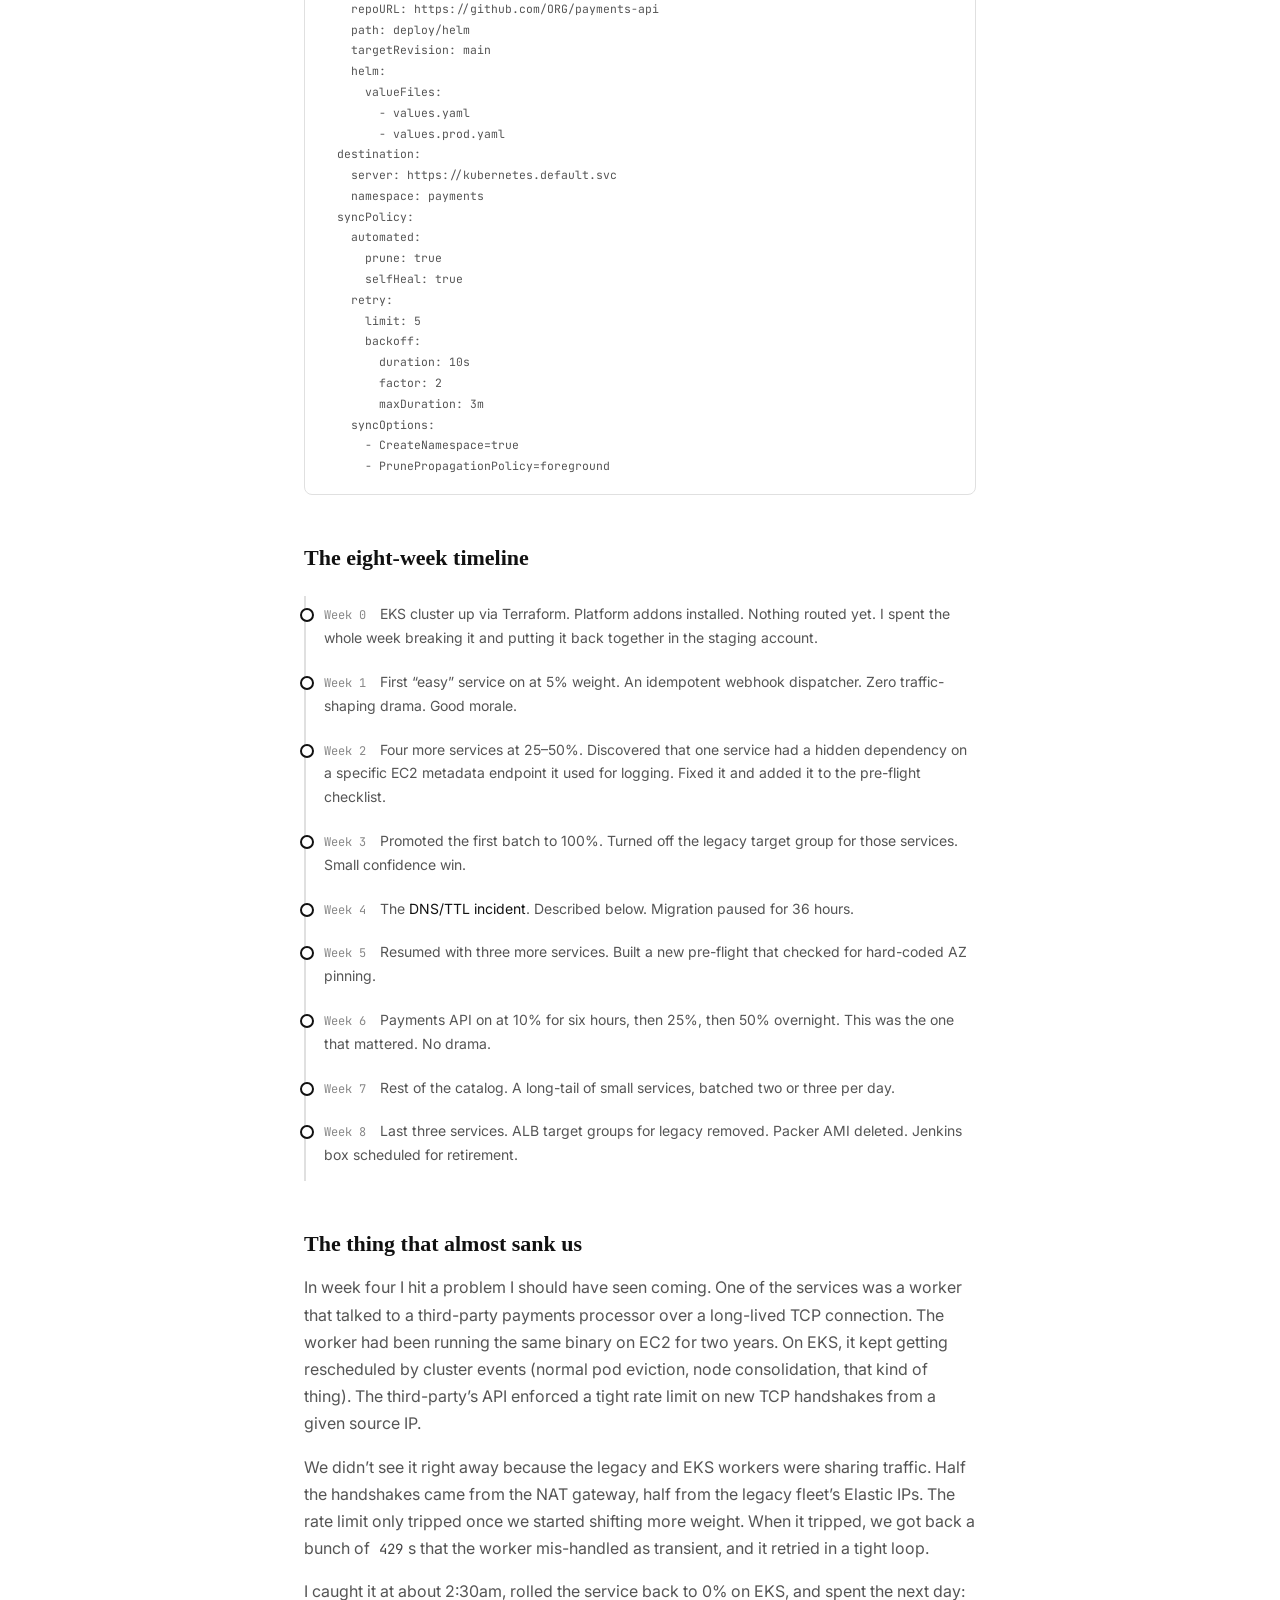
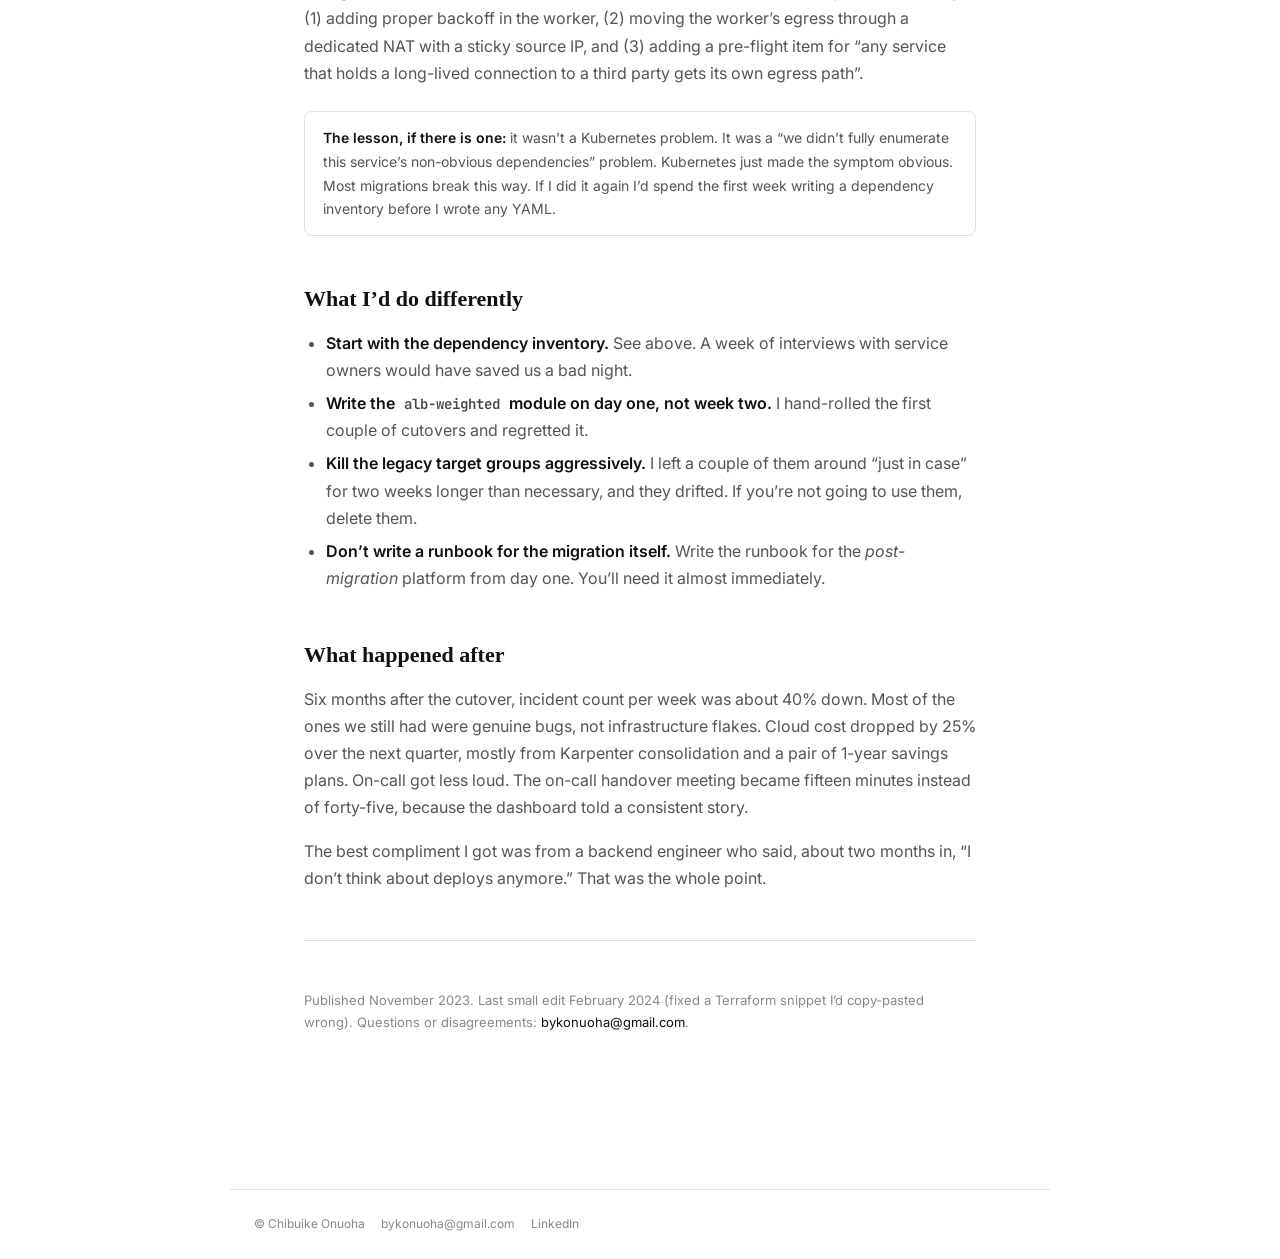
<file: writing/eks-migration-zeeh.html>
<!doctype html>
<html lang="en">
<head>
<meta charset="utf-8">
<meta name="viewport" content="width=device-width, initial-scale=1">
<title>Migrating a fintech platform to EKS without a maintenance window · Chibuike Onuoha</title>
<link rel="stylesheet" href="../css/article.css">
</head>
<body>

<nav class="topnav">
    <a class="brand" href="../index.html">CHIBUIKE.CLOUD</a>
    <a href="../index.html">Home</a>
    <a href="index.html" class="active">Writing</a>
    <a href="../about.html">About</a>
    <a href="../now.html">Now</a>
    <a href="../cv.html">CV</a>
</nav>

<div class="article">

<div class="kicker">Case study &nbsp;·&nbsp; Fintech &nbsp;·&nbsp; Published Nov 2023</div>
<h1 class="page">Migrating a fintech platform to EKS without a maintenance window</h1>
<p class="lede">
    Thirty-odd services, one ageing EC2 fleet, a payments business that
    couldn&rsquo;t afford a single planned downtime slot. Here&rsquo;s how we
    got off the old cluster in eight weeks, what the Terraform layout looked
    like, and the two things that almost sank us.
</p>

<div class="tldr">
    <strong>TL;DR</strong>
    <p>We migrated a fintech transaction platform from a hand-managed EC2 fleet onto EKS in waves, using a dual-ingress pattern and per-service canaries. Zero planned maintenance windows. Downtime incidents dropped 40% over the following six months. Cloud spend dropped 25% once Karpenter and savings plans kicked in. The hard parts were not technical.</p>
</div>

<div class="metrics">
    <div class="metric"><div class="n">0</div><div class="lbl">Planned outage minutes</div></div>
    <div class="metric"><div class="n">-40%</div><div class="lbl">Incidents, 6 months post</div></div>
    <div class="metric"><div class="n">-25%</div><div class="lbl">Cloud spend</div></div>
    <div class="metric"><div class="n">8&nbsp;wks</div><div class="lbl">End to end</div></div>
</div>

<h2>Where we started</h2>
<p>
    The platform ran about thirty services across a pair of Auto Scaling Groups
    fronted by an Application Load Balancer. Deploys were a mix of Jenkins jobs
    and <code>ssh</code>. Config lived in three places. Secrets lived in four.
    The AMI was baked with Packer, which was the one piece of the system I
    liked.
</p>
<p>
    The fleet had been growing for about three years and it was becoming the
    main source of incidents. Most of them were some combination of:
</p>
<ul>
    <li>Deploys that worked on one node and not another because of drift.</li>
    <li>Alerts that fired on machine health rather than service health.</li>
    <li>Manual cleanup between deploys, which we kept forgetting to do.</li>
    <li>Autoscaling that was tuned to CPU and couldn&rsquo;t react fast enough to request-rate spikes.</li>
</ul>
<p>
    I&rsquo;d been running a small EKS cluster for internal tools for about six
    months and I knew the shape of the thing. The pitch I made to the CTO was
    not &ldquo;Kubernetes is better&rdquo;. The pitch was: we cannot keep
    paging on the same three things every week, and a platform rebuild is the
    cheapest way to break that loop.
</p>

<h2>The architecture we moved to</h2>

<figure>
<svg viewBox="0 0 720 340" xmlns="http://www.w3.org/2000/svg" role="img" aria-label="Architecture diagram showing Route53 and ALB fronting two target groups: legacy EC2 fleet and EKS cluster with Karpenter-managed nodes">
  <defs>
    <marker id="arr" viewBox="0 0 10 10" refX="9" refY="5" markerWidth="6" markerHeight="6" orient="auto-start-reverse"><path d="M0,0 L10,5 L0,10 z" fill="#333"/></marker>
  </defs>
  <style>
    .box { fill: #f5f5f5; stroke: #333; stroke-width: 1.5; }
    .box2 { fill: #fafafa; stroke: #555; stroke-width: 1.5; }
    .lbl { font: 13px -apple-system, Segoe UI, sans-serif; fill: #111; }
    .lbl2 { font: 11px "SF Mono", Menlo, monospace; fill: #666; }
    .line { stroke: #333; stroke-width: 1.5; fill: none; }
    .dash { stroke-dasharray: 4 4; }
  </style>
  <rect class="box" x="310" y="20" width="120" height="36" rx="4"/>
  <text class="lbl" x="370" y="43" text-anchor="middle">Route 53</text>
  <line class="line" x1="370" y1="56" x2="370" y2="88" marker-end="url(#arr)"/>
  <rect class="box" x="290" y="92" width="160" height="40" rx="4"/>
  <text class="lbl" x="370" y="110" text-anchor="middle">Application LB</text>
  <text class="lbl2" x="370" y="124" text-anchor="middle">weighted target groups</text>
  <line class="line dash" x1="330" y1="132" x2="180" y2="180" marker-end="url(#arr)"/>
  <line class="line" x1="410" y1="132" x2="560" y2="180" marker-end="url(#arr)"/>
  <rect class="box2" x="60" y="184" width="240" height="120" rx="6"/>
  <text class="lbl" x="180" y="204" text-anchor="middle">Legacy EC2 fleet (old)</text>
  <text class="lbl2" x="180" y="222" text-anchor="middle">ASG · Packer AMI · Jenkins</text>
  <rect x="80" y="236" width="60" height="26" rx="3" fill="#eee" stroke="#999"/>
  <rect x="150" y="236" width="60" height="26" rx="3" fill="#eee" stroke="#999"/>
  <rect x="220" y="236" width="60" height="26" rx="3" fill="#eee" stroke="#999"/>
  <text class="lbl2" x="110" y="252" text-anchor="middle">svc-a</text>
  <text class="lbl2" x="180" y="252" text-anchor="middle">svc-b</text>
  <text class="lbl2" x="250" y="252" text-anchor="middle">svc-c</text>
  <text class="lbl2" x="180" y="284" text-anchor="middle">shrinking each week</text>
  <rect class="box2" x="440" y="184" width="240" height="120" rx="6"/>
  <text class="lbl" x="560" y="204" text-anchor="middle">EKS cluster (new)</text>
  <text class="lbl2" x="560" y="222" text-anchor="middle">Karpenter · ArgoCD · Helm</text>
  <rect x="460" y="236" width="60" height="26" rx="3" fill="#eee" stroke="#333"/>
  <rect x="530" y="236" width="60" height="26" rx="3" fill="#eee" stroke="#333"/>
  <rect x="600" y="236" width="60" height="26" rx="3" fill="#eee" stroke="#333"/>
  <text class="lbl2" x="490" y="252" text-anchor="middle">svc-a</text>
  <text class="lbl2" x="560" y="252" text-anchor="middle">svc-b</text>
  <text class="lbl2" x="630" y="252" text-anchor="middle">svc-c</text>
  <text class="lbl2" x="560" y="284" text-anchor="middle">growing each week</text>
</svg>
<figcaption>Dual target groups behind a single ALB. Each week we shifted 5&ndash;25% of the weight to the EKS side for one service at a time.</figcaption>
</figure>

<p>
    The ALB sat unchanged in front of the world. Each service got two target
    groups, one pointing at the legacy fleet and one pointing at a matching
    Kubernetes <code>Service</code> (via the AWS Load Balancer Controller and a
    TargetGroupBinding). The shift was controlled by the ALB listener&rsquo;s
    weighted forward action. On day one, every new target group was 100%
    legacy and 0% EKS. On any given day of the migration, exactly one service
    was in motion.
</p>

<aside class="note">
    <strong>Why a single ALB and not a separate one for EKS?</strong>
    Because if I&rsquo;d stood up a new ALB, I&rsquo;d have had to do a DNS cutover per service, and DNS TTLs are not a thing you want on the critical path during a payments migration. Same ALB, weighted targets, instant rollback. This turned out to matter, see below.
</aside>

<h2>The Terraform layout</h2>
<p>
    I broke the infrastructure into three layers, each its own state file, with
    explicit read-only data flow between them.
</p>

<div class="filename">terraform/</div>
<pre><code>terraform/
├── 00-network/           # VPC, subnets, NAT, route tables
├── 10-cluster/           # EKS control plane, IRSA, addons, Karpenter
├── 20-platform/          # cluster addons: ArgoCD, external-dns, cert-manager,
│                         #                  metrics-server, aws-load-balancer-controller
├── 30-data/              # RDS, ElastiCache, MSK (shared by old and new)
└── modules/
    ├── eks-service/      # reusable: namespace, IAM role, TargetGroupBinding
    ├── karpenter-pool/   # NodePool per workload class
    └── alb-weighted/     # weighted listener + two target groups
</code></pre>

<p>
    The one I still feel good about is <code>alb-weighted</code>. It&rsquo;s
    the piece that let us do the actual migration, and it&rsquo;s thirty
    lines of HCL.
</p>

<div class="filename">modules/alb-weighted/main.tf (abridged)</div>
<pre><code>resource "aws_lb_listener_rule" "svc" {
  listener_arn = var.listener_arn
  priority     = var.priority

  action {
    type = "forward"
    forward {
      target_group {
        arn    = aws_lb_target_group.legacy.arn
        weight = var.legacy_weight
      }
      target_group {
        arn    = aws_lb_target_group.eks.arn
        weight = var.eks_weight
      }
      stickiness {
        enabled  = true
        duration = 60
      }
    }
  }

  condition {
    host_header {
      values = [var.host]
    }
  }
}
</code></pre>

<p>
    Each service&rsquo;s weights lived in a tiny <code>tfvars</code> file in
    its own repo. Bumping a service from 10% to 25% was a PR with a one-line
    diff. That became important.
</p>

<h2>The Karpenter NodePools</h2>
<p>
    I didn&rsquo;t want to tune a single node group for every workload, so we
    set up three <code>NodePool</code>s by workload class. General services
    got on-demand <code>m6i.large</code> and <code>m6i.xlarge</code>. Worker
    services that could tolerate interruption got spot. A tiny pool stayed on
    <code>c7i</code> on-demand for the two latency-sensitive paths where we
    didn&rsquo;t want any chance of a cold start.
</p>

<div class="filename">k8s/karpenter/nodepool-general.yaml</div>
<pre><code>apiVersion: karpenter.sh/v1
kind: NodePool
metadata:
  name: general
spec:
  template:
    spec:
      requirements:
        - key: kubernetes.io/arch
          operator: In
          values: ["amd64"]
        - key: karpenter.k8s.aws/instance-family
          operator: In
          values: ["m6i", "m7i"]
        - key: karpenter.k8s.aws/instance-size
          operator: In
          values: ["large", "xlarge", "2xlarge"]
        - key: karpenter.sh/capacity-type
          operator: In
          values: ["on-demand"]
      nodeClassRef:
        group: karpenter.k8s.aws
        kind: EC2NodeClass
        name: general
      expireAfter: 168h   # recycle weekly
  limits:
    cpu: "200"
  disruption:
    consolidationPolicy: WhenEmptyOrUnderutilized
    consolidateAfter: 30s
</code></pre>

<aside class="note">
    <strong>Why <code>expireAfter: 168h</code>?</strong> Because long-lived
    nodes collect weird state. Kernel logs grow. Node-local caches drift. The
    cheapest way to avoid a bad-node mystery in six months is to force a
    rolling replacement every week. Karpenter handles it as a normal
    disruption and the HPA picks up the slack.
</aside>

<h2>The ArgoCD side</h2>
<p>
    I went with the App-of-Apps pattern because the team was new to GitOps and
    I wanted them to be able to see <em>all</em> of the cluster state by
    looking at one repo and one Argo UI. The root app lived in
    <code>gitops/root-app.yaml</code> and pointed at
    <code>gitops/applications/</code>, which contained one
    <code>Application</code> per service.
</p>

<div class="filename">gitops/applications/payments-api.yaml</div>
<pre><code>apiVersion: argoproj.io/v1alpha1
kind: Application
metadata:
  name: payments-api
  namespace: argocd
  finalizers:
    - resources-finalizer.argocd.argoproj.io
spec:
  project: platform
  source:
    repoURL: https://github.com/ORG/payments-api
    path: deploy/helm
    targetRevision: main
    helm:
      valueFiles:
        - values.yaml
        - values.prod.yaml
  destination:
    server: https://kubernetes.default.svc
    namespace: payments
  syncPolicy:
    automated:
      prune: true
      selfHeal: true
    retry:
      limit: 5
      backoff:
        duration: 10s
        factor: 2
        maxDuration: 3m
    syncOptions:
      - CreateNamespace=true
      - PrunePropagationPolicy=foreground
</code></pre>

<h2>The eight-week timeline</h2>
<ul class="timeline">
    <li><span class="t">Week 0</span> EKS cluster up via Terraform. Platform addons installed. Nothing routed yet. I spent the whole week breaking it and putting it back together in the staging account.</li>
    <li><span class="t">Week 1</span> First &ldquo;easy&rdquo; service on at 5% weight. An idempotent webhook dispatcher. Zero traffic-shaping drama. Good morale.</li>
    <li><span class="t">Week 2</span> Four more services at 25&ndash;50%. Discovered that one service had a hidden dependency on a specific EC2 metadata endpoint it used for logging. Fixed it and added it to the pre-flight checklist.</li>
    <li><span class="t">Week 3</span> Promoted the first batch to 100%. Turned off the legacy target group for those services. Small confidence win.</li>
    <li><span class="t">Week 4</span> The <a href="#ttl">DNS/TTL incident</a>. Described below. Migration paused for 36 hours.</li>
    <li><span class="t">Week 5</span> Resumed with three more services. Built a new pre-flight that checked for hard-coded AZ pinning.</li>
    <li><span class="t">Week 6</span> Payments API on at 10% for six hours, then 25%, then 50% overnight. This was the one that mattered. No drama.</li>
    <li><span class="t">Week 7</span> Rest of the catalog. A long-tail of small services, batched two or three per day.</li>
    <li><span class="t">Week 8</span> Last three services. ALB target groups for legacy removed. Packer AMI deleted. Jenkins box scheduled for retirement.</li>
</ul>

<h2 id="ttl">The thing that almost sank us</h2>
<p>
    In week four I hit a problem I should have seen coming. One of the
    services was a worker that talked to a third-party payments processor
    over a long-lived TCP connection. The worker had been running the same
    binary on EC2 for two years. On EKS, it kept getting rescheduled by
    cluster events (normal pod eviction, node consolidation, that kind of
    thing). The third-party&rsquo;s API enforced a tight rate limit on new TCP
    handshakes from a given source IP.
</p>
<p>
    We didn&rsquo;t see it right away because the legacy and EKS workers were
    sharing traffic. Half the handshakes came from the NAT gateway, half from
    the legacy fleet&rsquo;s Elastic IPs. The rate limit only tripped once we
    started shifting more weight. When it tripped, we got back a bunch of
    <code>429</code>s that the worker mis-handled as transient, and it
    retried in a tight loop.
</p>
<p>
    I caught it at about 2:30am, rolled the service back to 0% on EKS, and
    spent the next day: (1) adding proper backoff in the worker, (2) moving
    the worker&rsquo;s egress through a dedicated NAT with a sticky source
    IP, and (3) adding a pre-flight item for &ldquo;any service that holds a
    long-lived connection to a third party gets its own egress path&rdquo;.
</p>

<aside class="note">
    <strong>The lesson, if there is one:</strong> it wasn&rsquo;t a Kubernetes
    problem. It was a &ldquo;we didn&rsquo;t fully enumerate this service&rsquo;s
    non-obvious dependencies&rdquo; problem. Kubernetes just made the symptom
    obvious. Most migrations break this way. If I did it again I&rsquo;d spend
    the first week writing a dependency inventory before I wrote any YAML.
</aside>

<h2>What I&rsquo;d do differently</h2>
<ul>
    <li><strong>Start with the dependency inventory.</strong> See above. A week of interviews with service owners would have saved us a bad night.</li>
    <li><strong>Write the <code>alb-weighted</code> module on day one, not week two.</strong> I hand-rolled the first couple of cutovers and regretted it.</li>
    <li><strong>Kill the legacy target groups aggressively.</strong> I left a couple of them around &ldquo;just in case&rdquo; for two weeks longer than necessary, and they drifted. If you&rsquo;re not going to use them, delete them.</li>
    <li><strong>Don&rsquo;t write a runbook for the migration itself.</strong> Write the runbook for the <em>post-migration</em> platform from day one. You&rsquo;ll need it almost immediately.</li>
</ul>

<h2>What happened after</h2>
<p>
    Six months after the cutover, incident count per week was about 40% down.
    Most of the ones we still had were genuine bugs, not infrastructure
    flakes. Cloud cost dropped by 25% over the next quarter, mostly from
    Karpenter consolidation and a pair of 1-year savings plans. On-call got
    less loud. The on-call handover meeting became fifteen minutes instead of
    forty-five, because the dashboard told a consistent story.
</p>
<p>
    The best compliment I got was from a backend engineer who said, about two
    months in, &ldquo;I don&rsquo;t think about deploys anymore.&rdquo; That was
    the whole point.
</p>

<hr>

<p class="meta">
    Published November 2023. Last small edit February 2024 (fixed a
    Terraform snippet I&rsquo;d copy-pasted wrong). Questions or
    disagreements: <a href="mailto:bykonuoha@gmail.com">bykonuoha@gmail.com</a>.
</p>

</div>

<footer class="site-footer">
    <span>&copy; Chibuike Onuoha</span>
    <a href="mailto:bykonuoha@gmail.com">bykonuoha@gmail.com</a>
    <a href="https://linkedin.com/in/chibuike-onuoha-7b5aa7382">LinkedIn</a>
</footer>

</body>
</html>
</file>
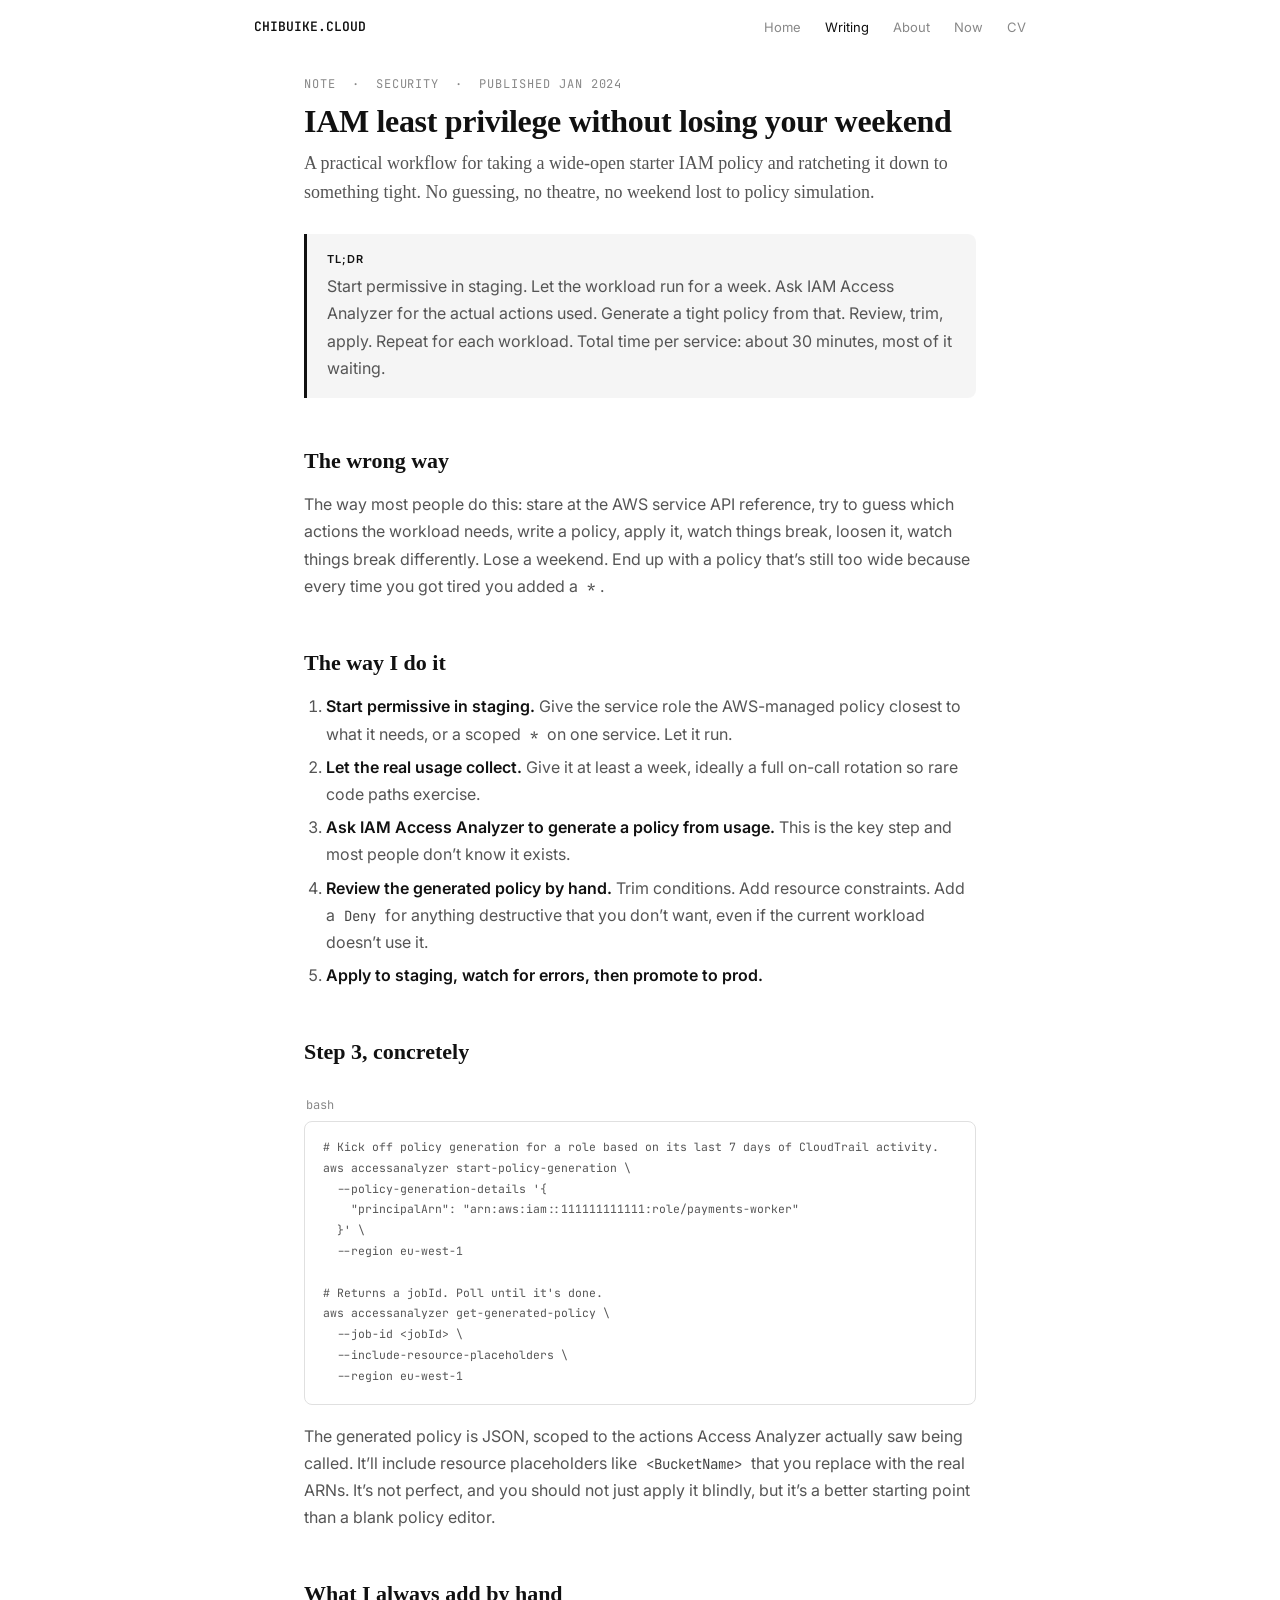
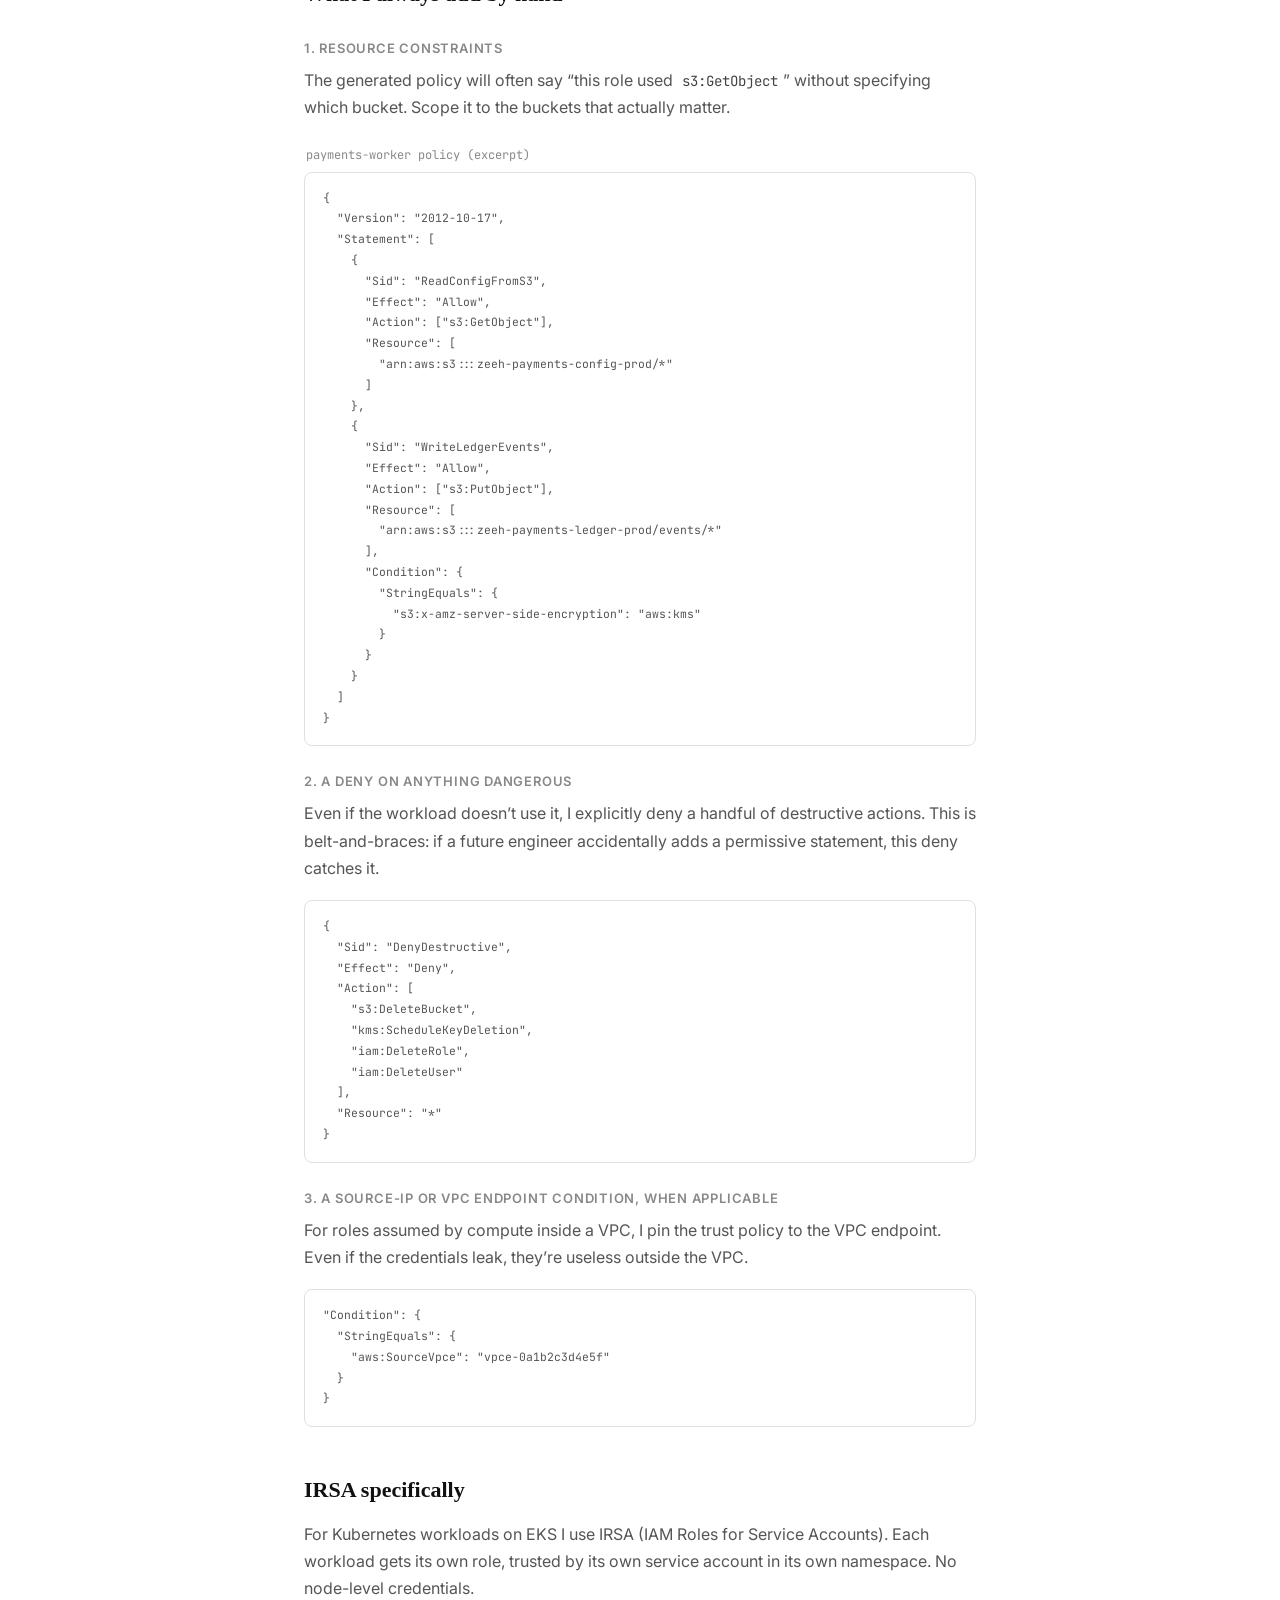
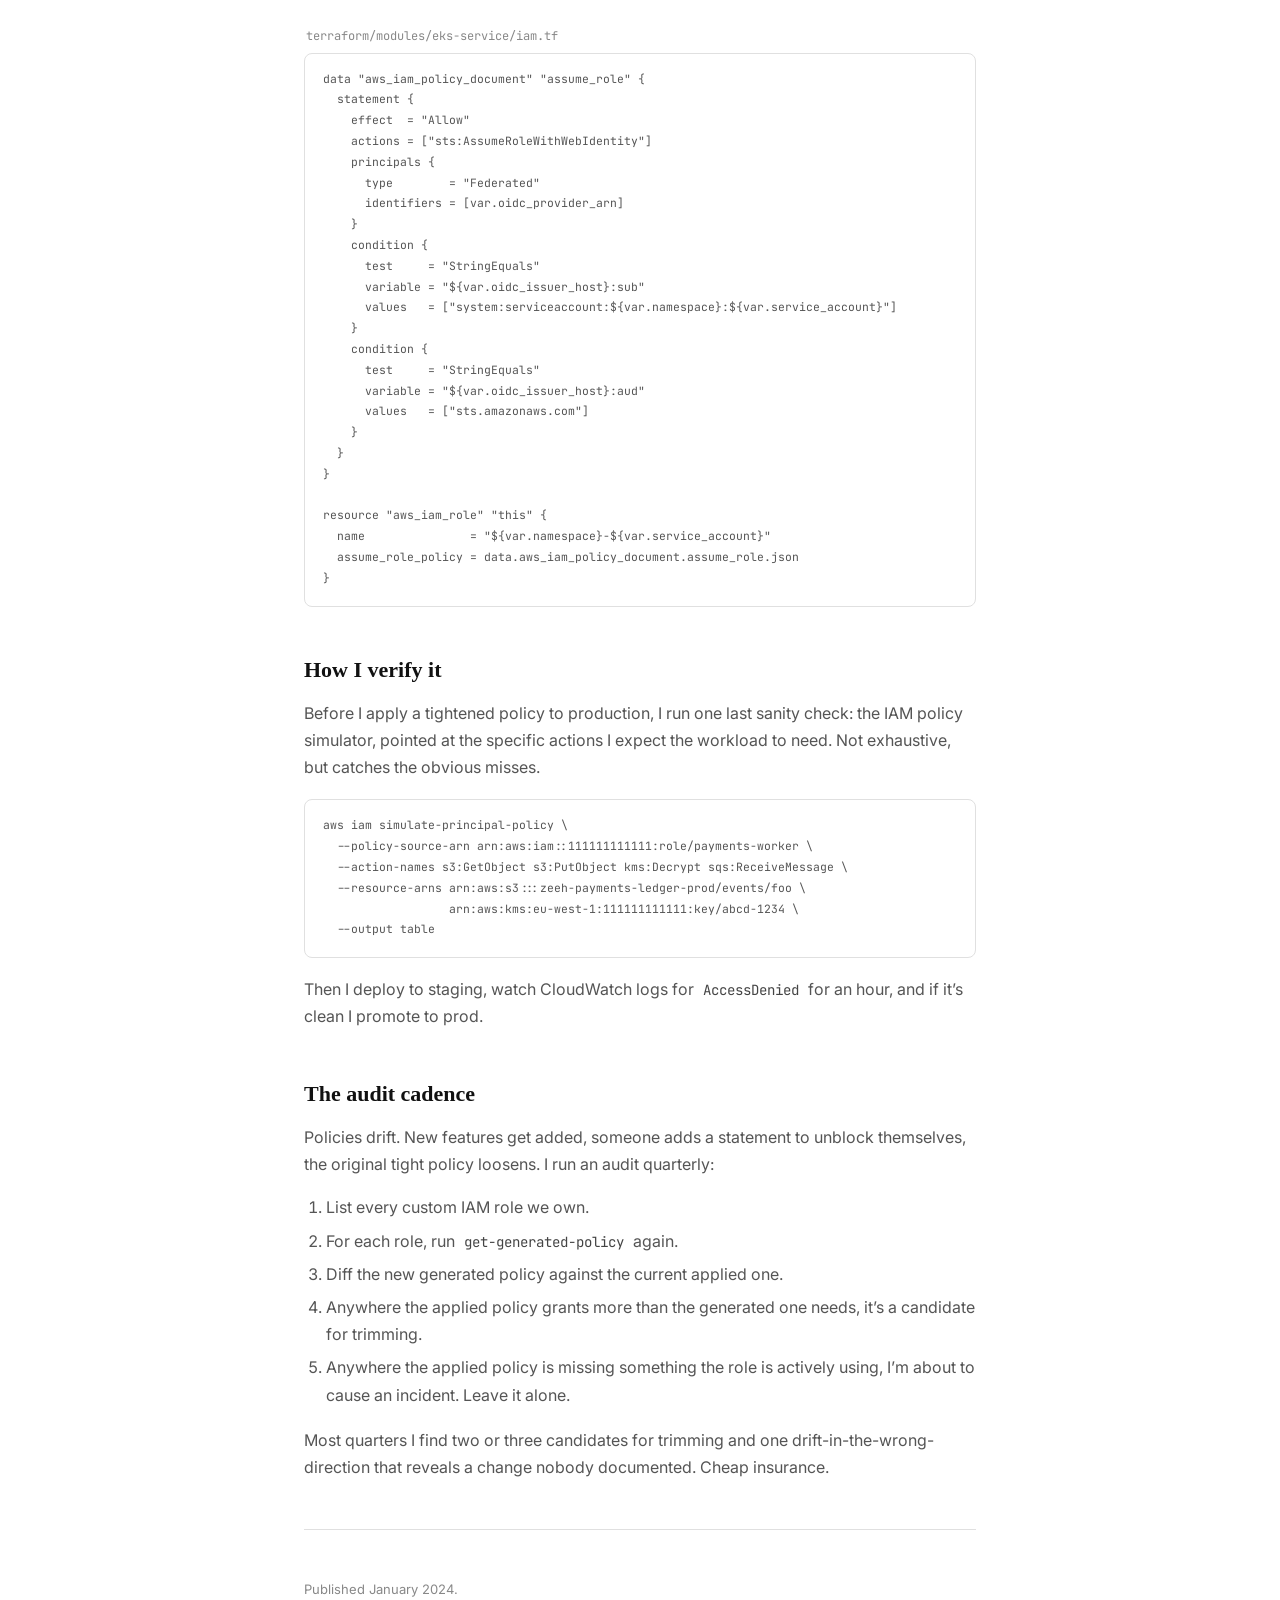
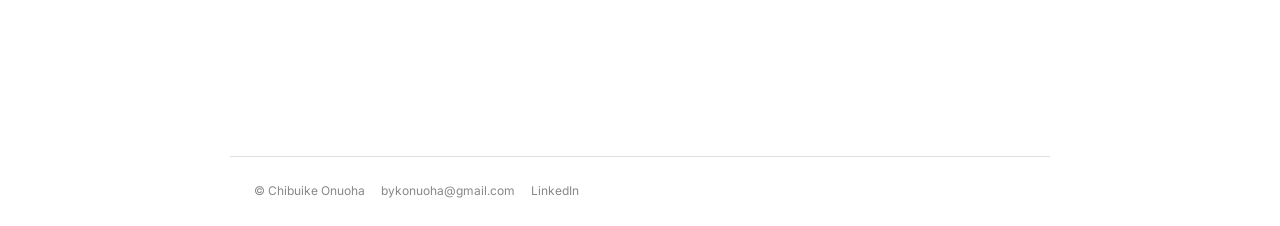
<file: writing/iam-least-privilege.html>
<!doctype html>
<html lang="en">
<head>
<meta charset="utf-8">
<meta name="viewport" content="width=device-width, initial-scale=1">
<title>IAM least privilege without losing your weekend · Chibuike Onuoha</title>
<link rel="stylesheet" href="../css/article.css">
</head>
<body>

<nav class="topnav">
    <a class="brand" href="../index.html">CHIBUIKE.CLOUD</a>
    <a href="../index.html">Home</a>
    <a href="index.html" class="active">Writing</a>
    <a href="../about.html">About</a>
    <a href="../now.html">Now</a>
    <a href="../cv.html">CV</a>
</nav>

<div class="article">

<div class="kicker">Note &nbsp;·&nbsp; Security &nbsp;·&nbsp; Published Jan 2024</div>
<h1 class="page">IAM least privilege without losing your weekend</h1>
<p class="lede">
    A practical workflow for taking a wide-open starter IAM policy and
    ratcheting it down to something tight. No guessing, no theatre, no
    weekend lost to policy simulation.
</p>

<div class="tldr">
    <strong>TL;DR</strong>
    <p>Start permissive in staging. Let the workload run for a week. Ask IAM Access Analyzer for the actual actions used. Generate a tight policy from that. Review, trim, apply. Repeat for each workload. Total time per service: about 30 minutes, most of it waiting.</p>
</div>

<h2>The wrong way</h2>
<p>
    The way most people do this: stare at the AWS service API reference, try
    to guess which actions the workload needs, write a policy, apply it,
    watch things break, loosen it, watch things break differently. Lose a
    weekend. End up with a policy that&rsquo;s still too wide because every
    time you got tired you added a <code>*</code>.
</p>

<h2>The way I do it</h2>
<ol>
    <li><strong>Start permissive in staging.</strong> Give the service role the AWS-managed policy closest to what it needs, or a scoped <code>*</code> on one service. Let it run.</li>
    <li><strong>Let the real usage collect.</strong> Give it at least a week, ideally a full on-call rotation so rare code paths exercise.</li>
    <li><strong>Ask IAM Access Analyzer to generate a policy from usage.</strong> This is the key step and most people don&rsquo;t know it exists.</li>
    <li><strong>Review the generated policy by hand.</strong> Trim conditions. Add resource constraints. Add a <code>Deny</code> for anything destructive that you don&rsquo;t want, even if the current workload doesn&rsquo;t use it.</li>
    <li><strong>Apply to staging, watch for errors, then promote to prod.</strong></li>
</ol>

<h2>Step 3, concretely</h2>

<div class="filename">bash</div>
<pre><code># Kick off policy generation for a role based on its last 7 days of CloudTrail activity.
aws accessanalyzer start-policy-generation \
  --policy-generation-details '{
    "principalArn": "arn:aws:iam::111111111111:role/payments-worker"
  }' \
  --region eu-west-1

# Returns a jobId. Poll until it's done.
aws accessanalyzer get-generated-policy \
  --job-id &lt;jobId&gt; \
  --include-resource-placeholders \
  --region eu-west-1
</code></pre>

<p>
    The generated policy is JSON, scoped to the actions Access Analyzer
    actually saw being called. It&rsquo;ll include resource placeholders
    like <code>&lt;BucketName&gt;</code> that you replace with the real ARNs.
    It&rsquo;s not perfect, and you should not just apply it blindly, but
    it&rsquo;s a better starting point than a blank policy editor.
</p>

<h2>What I always add by hand</h2>

<h4>1. Resource constraints</h4>
<p>
    The generated policy will often say &ldquo;this role used
    <code>s3:GetObject</code>&rdquo; without specifying which bucket. Scope
    it to the buckets that actually matter.
</p>

<div class="filename">payments-worker policy (excerpt)</div>
<pre><code>{
  "Version": "2012-10-17",
  "Statement": [
    {
      "Sid": "ReadConfigFromS3",
      "Effect": "Allow",
      "Action": ["s3:GetObject"],
      "Resource": [
        "arn:aws:s3:::zeeh-payments-config-prod/*"
      ]
    },
    {
      "Sid": "WriteLedgerEvents",
      "Effect": "Allow",
      "Action": ["s3:PutObject"],
      "Resource": [
        "arn:aws:s3:::zeeh-payments-ledger-prod/events/*"
      ],
      "Condition": {
        "StringEquals": {
          "s3:x-amz-server-side-encryption": "aws:kms"
        }
      }
    }
  ]
}
</code></pre>

<h4>2. A deny on anything dangerous</h4>
<p>
    Even if the workload doesn&rsquo;t use it, I explicitly deny a handful of
    destructive actions. This is belt-and-braces: if a future engineer
    accidentally adds a permissive statement, this deny catches it.
</p>

<pre><code>{
  "Sid": "DenyDestructive",
  "Effect": "Deny",
  "Action": [
    "s3:DeleteBucket",
    "kms:ScheduleKeyDeletion",
    "iam:DeleteRole",
    "iam:DeleteUser"
  ],
  "Resource": "*"
}
</code></pre>

<h4>3. A source-IP or VPC endpoint condition, when applicable</h4>
<p>
    For roles assumed by compute inside a VPC, I pin the trust policy to
    the VPC endpoint. Even if the credentials leak, they&rsquo;re useless
    outside the VPC.
</p>

<pre><code>"Condition": {
  "StringEquals": {
    "aws:SourceVpce": "vpce-0a1b2c3d4e5f"
  }
}
</code></pre>

<h2>IRSA specifically</h2>
<p>
    For Kubernetes workloads on EKS I use IRSA (IAM Roles for Service
    Accounts). Each workload gets its own role, trusted by its own service
    account in its own namespace. No node-level credentials.
</p>

<div class="filename">terraform/modules/eks-service/iam.tf</div>
<pre><code>data "aws_iam_policy_document" "assume_role" {
  statement {
    effect  = "Allow"
    actions = ["sts:AssumeRoleWithWebIdentity"]
    principals {
      type        = "Federated"
      identifiers = [var.oidc_provider_arn]
    }
    condition {
      test     = "StringEquals"
      variable = "${var.oidc_issuer_host}:sub"
      values   = ["system:serviceaccount:${var.namespace}:${var.service_account}"]
    }
    condition {
      test     = "StringEquals"
      variable = "${var.oidc_issuer_host}:aud"
      values   = ["sts.amazonaws.com"]
    }
  }
}

resource "aws_iam_role" "this" {
  name               = "${var.namespace}-${var.service_account}"
  assume_role_policy = data.aws_iam_policy_document.assume_role.json
}
</code></pre>

<h2>How I verify it</h2>
<p>
    Before I apply a tightened policy to production, I run one last sanity
    check: the IAM policy simulator, pointed at the specific actions I
    expect the workload to need. Not exhaustive, but catches the obvious
    misses.
</p>

<pre><code>aws iam simulate-principal-policy \
  --policy-source-arn arn:aws:iam::111111111111:role/payments-worker \
  --action-names s3:GetObject s3:PutObject kms:Decrypt sqs:ReceiveMessage \
  --resource-arns arn:aws:s3:::zeeh-payments-ledger-prod/events/foo \
                  arn:aws:kms:eu-west-1:111111111111:key/abcd-1234 \
  --output table
</code></pre>

<p>
    Then I deploy to staging, watch CloudWatch logs for <code>AccessDenied</code>
    for an hour, and if it&rsquo;s clean I promote to prod.
</p>

<h2>The audit cadence</h2>
<p>
    Policies drift. New features get added, someone adds a statement to
    unblock themselves, the original tight policy loosens. I run an audit
    quarterly:
</p>
<ol>
    <li>List every custom IAM role we own.</li>
    <li>For each role, run <code>get-generated-policy</code> again.</li>
    <li>Diff the new generated policy against the current applied one.</li>
    <li>Anywhere the applied policy grants more than the generated one needs, it&rsquo;s a candidate for trimming.</li>
    <li>Anywhere the applied policy is missing something the role is actively using, I&rsquo;m about to cause an incident. Leave it alone.</li>
</ol>

<p>
    Most quarters I find two or three candidates for trimming and one
    drift-in-the-wrong-direction that reveals a change nobody documented.
    Cheap insurance.
</p>

<hr>

<p class="meta">Published January 2024.</p>

</div>

<footer class="site-footer">
    <span>&copy; Chibuike Onuoha</span>
    <a href="mailto:bykonuoha@gmail.com">bykonuoha@gmail.com</a>
    <a href="https://linkedin.com/in/chibuike-onuoha-7b5aa7382">LinkedIn</a>
</footer>

</body>
</html>
</file>
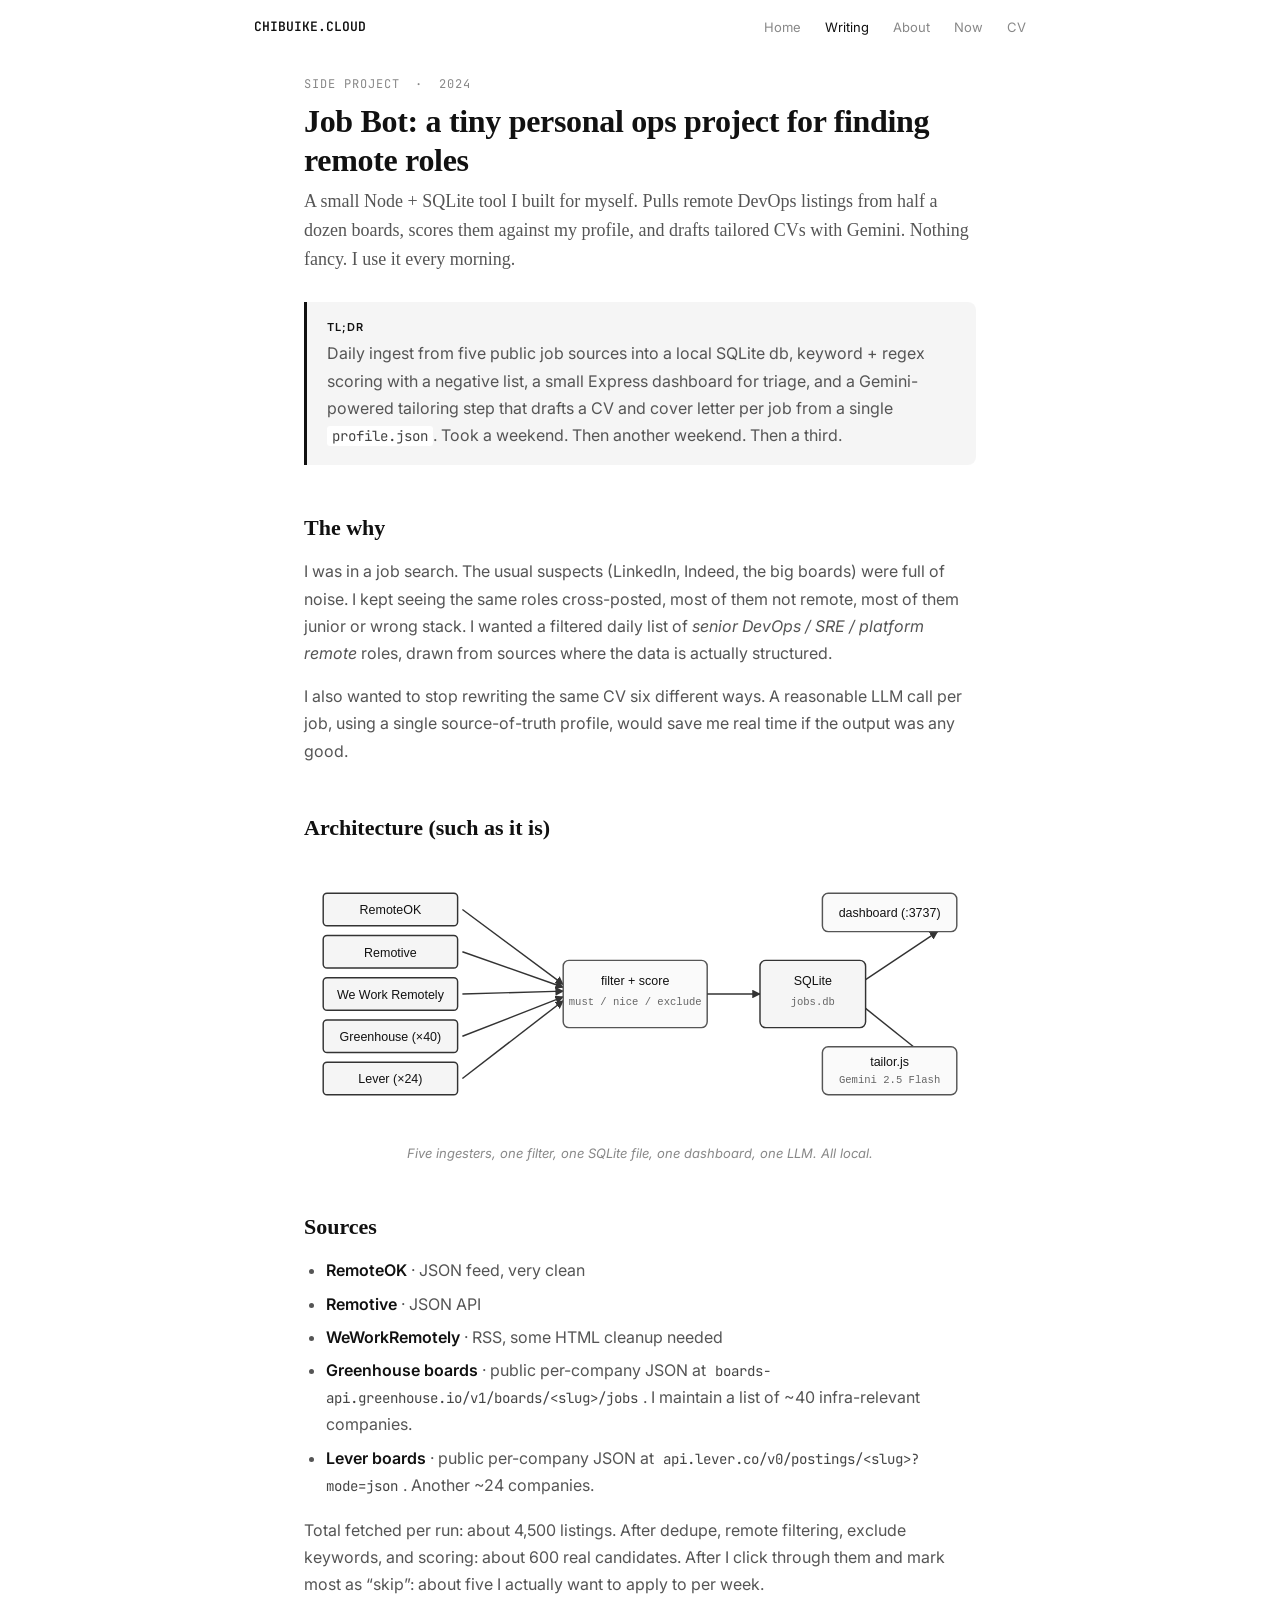
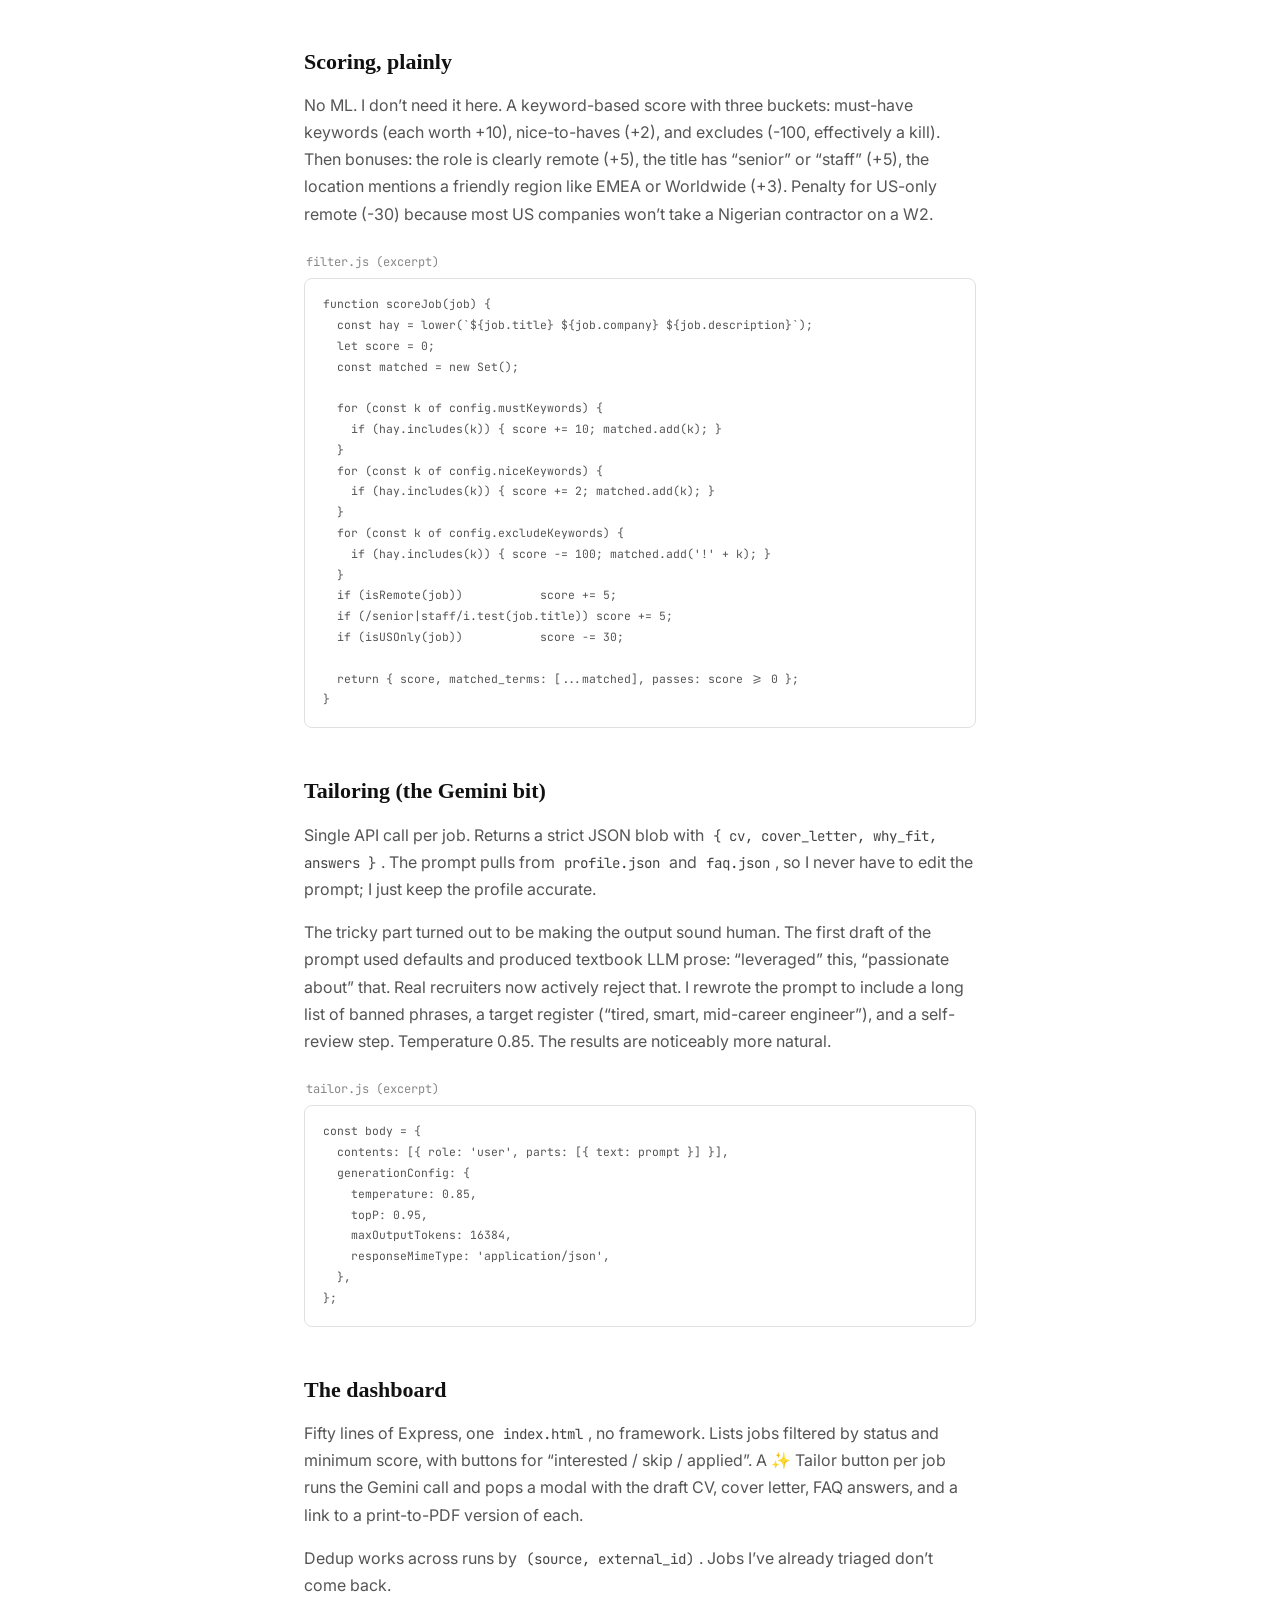
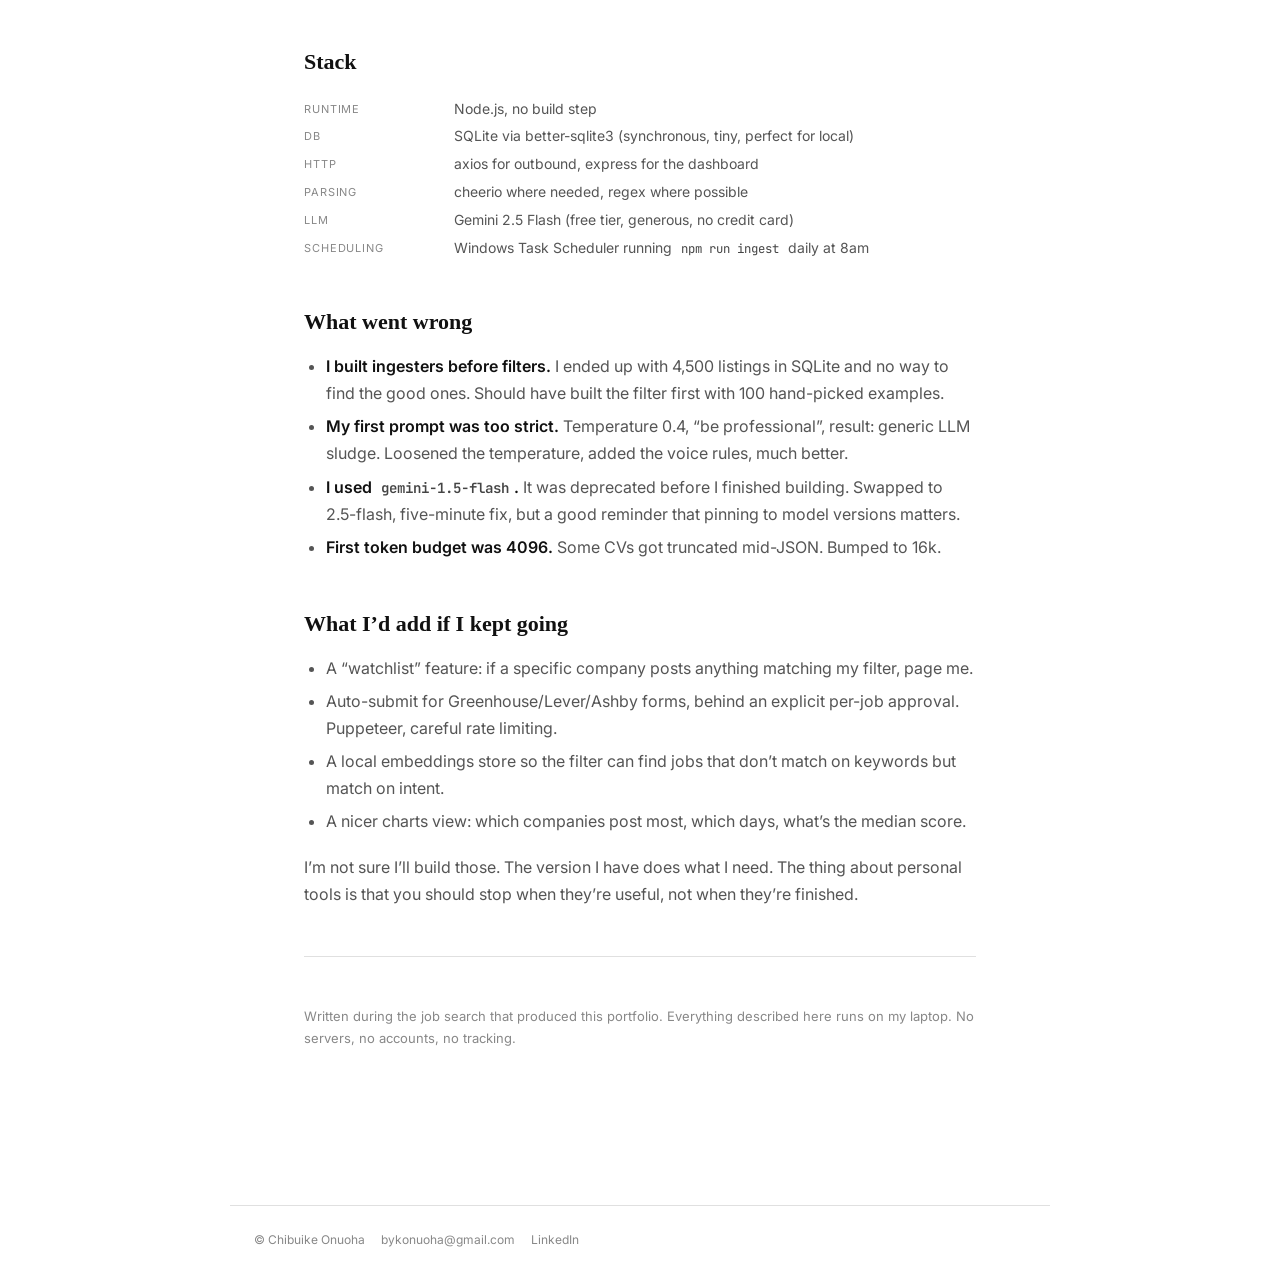
<file: writing/job-bot.html>
<!doctype html>
<html lang="en">
<head>
<meta charset="utf-8">
<meta name="viewport" content="width=device-width, initial-scale=1">
<title>Job Bot · Chibuike Onuoha</title>
<link rel="stylesheet" href="../css/article.css">
</head>
<body>

<nav class="topnav">
    <a class="brand" href="../index.html">CHIBUIKE.CLOUD</a>
    <a href="../index.html">Home</a>
    <a href="index.html" class="active">Writing</a>
    <a href="../about.html">About</a>
    <a href="../now.html">Now</a>
    <a href="../cv.html">CV</a>
</nav>

<div class="article">

<div class="kicker">Side project &nbsp;·&nbsp; 2024</div>
<h1 class="page">Job Bot: a tiny personal ops project for finding remote roles</h1>
<p class="lede">
    A small Node + SQLite tool I built for myself. Pulls remote DevOps
    listings from half a dozen boards, scores them against my profile, and
    drafts tailored CVs with Gemini. Nothing fancy. I use it every morning.
</p>

<div class="tldr">
    <strong>TL;DR</strong>
    <p>Daily ingest from five public job sources into a local SQLite db, keyword + regex scoring with a negative list, a small Express dashboard for triage, and a Gemini-powered tailoring step that drafts a CV and cover letter per job from a single <code>profile.json</code>. Took a weekend. Then another weekend. Then a third.</p>
</div>

<h2>The why</h2>
<p>
    I was in a job search. The usual suspects (LinkedIn, Indeed, the big
    boards) were full of noise. I kept seeing the same roles cross-posted,
    most of them not remote, most of them junior or wrong stack. I wanted a
    filtered daily list of <em>senior DevOps / SRE / platform remote</em>
    roles, drawn from sources where the data is actually structured.
</p>
<p>
    I also wanted to stop rewriting the same CV six different ways. A
    reasonable LLM call per job, using a single source-of-truth profile,
    would save me real time if the output was any good.
</p>

<h2>Architecture (such as it is)</h2>

<figure>
<svg viewBox="0 0 700 260" xmlns="http://www.w3.org/2000/svg" role="img" aria-label="Job Bot architecture: ingesters feed a SQLite DB, which is read by a dashboard server and a Gemini-backed tailoring module">
  <style>
    .b { fill: #f5f5f5; stroke: #333; stroke-width: 1.5; }
    .b2 { fill: #fafafa; stroke: #555; stroke-width: 1.5; }
    .lbl { font: 13px -apple-system, Segoe UI, sans-serif; fill: #111; }
    .lbl2 { font: 11px "SF Mono", Menlo, monospace; fill: #666; }
    .l { stroke: #333; stroke-width: 1.5; fill: none; }
  </style>
  <defs>
    <marker id="a2" viewBox="0 0 10 10" refX="9" refY="5" markerWidth="6" markerHeight="6" orient="auto"><path d="M0,0 L10,5 L0,10 z" fill="#333"/></marker>
  </defs>
  <rect class="b" x="20" y="20" width="140" height="34" rx="4"/><text class="lbl" x="90" y="42" text-anchor="middle">RemoteOK</text>
  <rect class="b" x="20" y="64" width="140" height="34" rx="4"/><text class="lbl" x="90" y="86" text-anchor="middle">Remotive</text>
  <rect class="b" x="20" y="108" width="140" height="34" rx="4"/><text class="lbl" x="90" y="130" text-anchor="middle">We Work Remotely</text>
  <rect class="b" x="20" y="152" width="140" height="34" rx="4"/><text class="lbl" x="90" y="174" text-anchor="middle">Greenhouse (×40)</text>
  <rect class="b" x="20" y="196" width="140" height="34" rx="4"/><text class="lbl" x="90" y="218" text-anchor="middle">Lever (×24)</text>
  <line class="l" x1="165" y1="37" x2="270" y2="115" marker-end="url(#a2)"/>
  <line class="l" x1="165" y1="81" x2="270" y2="118" marker-end="url(#a2)"/>
  <line class="l" x1="165" y1="125" x2="270" y2="122" marker-end="url(#a2)"/>
  <line class="l" x1="165" y1="169" x2="270" y2="128" marker-end="url(#a2)"/>
  <line class="l" x1="165" y1="213" x2="270" y2="132" marker-end="url(#a2)"/>
  <rect class="b2" x="270" y="90" width="150" height="70" rx="6"/>
  <text class="lbl" x="345" y="116" text-anchor="middle">filter + score</text>
  <text class="lbl2" x="345" y="136" text-anchor="middle">must / nice / exclude</text>
  <line class="l" x1="420" y1="125" x2="475" y2="125" marker-end="url(#a2)"/>
  <rect class="b" x="475" y="90" width="110" height="70" rx="6"/>
  <text class="lbl" x="530" y="116" text-anchor="middle">SQLite</text>
  <text class="lbl2" x="530" y="136" text-anchor="middle">jobs.db</text>
  <line class="l" x1="585" y1="110" x2="660" y2="60" marker-end="url(#a2)"/>
  <rect class="b2" x="540" y="20" width="140" height="40" rx="6"/>
  <text class="lbl" x="610" y="45" text-anchor="middle">dashboard (:3737)</text>
  <line class="l" x1="585" y1="140" x2="660" y2="200" marker-end="url(#a2)"/>
  <rect class="b2" x="540" y="180" width="140" height="50" rx="6"/>
  <text class="lbl" x="610" y="200" text-anchor="middle">tailor.js</text>
  <text class="lbl2" x="610" y="218" text-anchor="middle">Gemini 2.5 Flash</text>
</svg>
<figcaption>Five ingesters, one filter, one SQLite file, one dashboard, one LLM. All local.</figcaption>
</figure>

<h2>Sources</h2>
<ul>
    <li><strong>RemoteOK</strong> · JSON feed, very clean</li>
    <li><strong>Remotive</strong> · JSON API</li>
    <li><strong>WeWorkRemotely</strong> · RSS, some HTML cleanup needed</li>
    <li><strong>Greenhouse boards</strong> · public per-company JSON at <code>boards-api.greenhouse.io/v1/boards/&lt;slug&gt;/jobs</code>. I maintain a list of ~40 infra-relevant companies.</li>
    <li><strong>Lever boards</strong> · public per-company JSON at <code>api.lever.co/v0/postings/&lt;slug&gt;?mode=json</code>. Another ~24 companies.</li>
</ul>
<p>
    Total fetched per run: about 4,500 listings. After dedupe, remote
    filtering, exclude keywords, and scoring: about 600 real candidates.
    After I click through them and mark most as &ldquo;skip&rdquo;: about
    five I actually want to apply to per week.
</p>

<h2>Scoring, plainly</h2>
<p>
    No ML. I don&rsquo;t need it here. A keyword-based score with three
    buckets: must-have keywords (each worth +10), nice-to-haves (+2), and
    excludes (-100, effectively a kill). Then bonuses: the role is clearly
    remote (+5), the title has &ldquo;senior&rdquo; or &ldquo;staff&rdquo;
    (+5), the location mentions a friendly region like EMEA or Worldwide
    (+3). Penalty for US-only remote (-30) because most US companies
    won&rsquo;t take a Nigerian contractor on a W2.
</p>

<div class="filename">filter.js (excerpt)</div>
<pre><code>function scoreJob(job) {
  const hay = lower(`${job.title} ${job.company} ${job.description}`);
  let score = 0;
  const matched = new Set();

  for (const k of config.mustKeywords) {
    if (hay.includes(k)) { score += 10; matched.add(k); }
  }
  for (const k of config.niceKeywords) {
    if (hay.includes(k)) { score += 2; matched.add(k); }
  }
  for (const k of config.excludeKeywords) {
    if (hay.includes(k)) { score -= 100; matched.add('!' + k); }
  }
  if (isRemote(job))           score += 5;
  if (/senior|staff/i.test(job.title)) score += 5;
  if (isUSOnly(job))           score -= 30;

  return { score, matched_terms: [...matched], passes: score &gt;= 0 };
}
</code></pre>

<h2>Tailoring (the Gemini bit)</h2>
<p>
    Single API call per job. Returns a strict JSON blob with
    <code>{ cv, cover_letter, why_fit, answers }</code>. The prompt pulls
    from <code>profile.json</code> and <code>faq.json</code>, so I never
    have to edit the prompt; I just keep the profile accurate.
</p>

<p>
    The tricky part turned out to be making the output sound human. The
    first draft of the prompt used defaults and produced textbook LLM
    prose: &ldquo;leveraged&rdquo; this, &ldquo;passionate about&rdquo; that.
    Real recruiters now actively reject that. I rewrote the prompt to
    include a long list of banned phrases, a target register (&ldquo;tired,
    smart, mid-career engineer&rdquo;), and a self-review step. Temperature
    0.85. The results are noticeably more natural.
</p>

<div class="filename">tailor.js (excerpt)</div>
<pre><code>const body = {
  contents: [{ role: 'user', parts: [{ text: prompt }] }],
  generationConfig: {
    temperature: 0.85,
    topP: 0.95,
    maxOutputTokens: 16384,
    responseMimeType: 'application/json',
  },
};
</code></pre>

<h2>The dashboard</h2>
<p>
    Fifty lines of Express, one <code>index.html</code>, no framework.
    Lists jobs filtered by status and minimum score, with buttons for
    &ldquo;interested / skip / applied&rdquo;. A ✨ Tailor button per job
    runs the Gemini call and pops a modal with the draft CV, cover letter,
    FAQ answers, and a link to a print-to-PDF version of each.
</p>

<p>
    Dedup works across runs by <code>(source, external_id)</code>. Jobs
    I&rsquo;ve already triaged don&rsquo;t come back.
</p>

<h2>Stack</h2>
<dl class="stack">
    <dt>Runtime</dt><dd>Node.js, no build step</dd>
    <dt>DB</dt><dd>SQLite via better-sqlite3 (synchronous, tiny, perfect for local)</dd>
    <dt>HTTP</dt><dd>axios for outbound, express for the dashboard</dd>
    <dt>Parsing</dt><dd>cheerio where needed, regex where possible</dd>
    <dt>LLM</dt><dd>Gemini 2.5 Flash (free tier, generous, no credit card)</dd>
    <dt>Scheduling</dt><dd>Windows Task Scheduler running <code>npm run ingest</code> daily at 8am</dd>
</dl>

<h2>What went wrong</h2>
<ul>
    <li><strong>I built ingesters before filters.</strong> I ended up with 4,500 listings in SQLite and no way to find the good ones. Should have built the filter first with 100 hand-picked examples.</li>
    <li><strong>My first prompt was too strict.</strong> Temperature 0.4, &ldquo;be professional&rdquo;, result: generic LLM sludge. Loosened the temperature, added the voice rules, much better.</li>
    <li><strong>I used <code>gemini-1.5-flash</code>.</strong> It was deprecated before I finished building. Swapped to 2.5-flash, five-minute fix, but a good reminder that pinning to model versions matters.</li>
    <li><strong>First token budget was 4096.</strong> Some CVs got truncated mid-JSON. Bumped to 16k.</li>
</ul>

<h2>What I&rsquo;d add if I kept going</h2>
<ul>
    <li>A &ldquo;watchlist&rdquo; feature: if a specific company posts anything matching my filter, page me.</li>
    <li>Auto-submit for Greenhouse/Lever/Ashby forms, behind an explicit per-job approval. Puppeteer, careful rate limiting.</li>
    <li>A local embeddings store so the filter can find jobs that don&rsquo;t match on keywords but match on intent.</li>
    <li>A nicer charts view: which companies post most, which days, what&rsquo;s the median score.</li>
</ul>

<p>
    I&rsquo;m not sure I&rsquo;ll build those. The version I have does what I
    need. The thing about personal tools is that you should stop when
    they&rsquo;re useful, not when they&rsquo;re finished.
</p>

<hr>

<p class="meta">
    Written during the job search that produced this portfolio. Everything
    described here runs on my laptop. No servers, no accounts, no tracking.
</p>

</div>

<footer class="site-footer">
    <span>&copy; Chibuike Onuoha</span>
    <a href="mailto:bykonuoha@gmail.com">bykonuoha@gmail.com</a>
    <a href="https://linkedin.com/in/chibuike-onuoha-7b5aa7382">LinkedIn</a>
</footer>

</body>
</html>
</file>
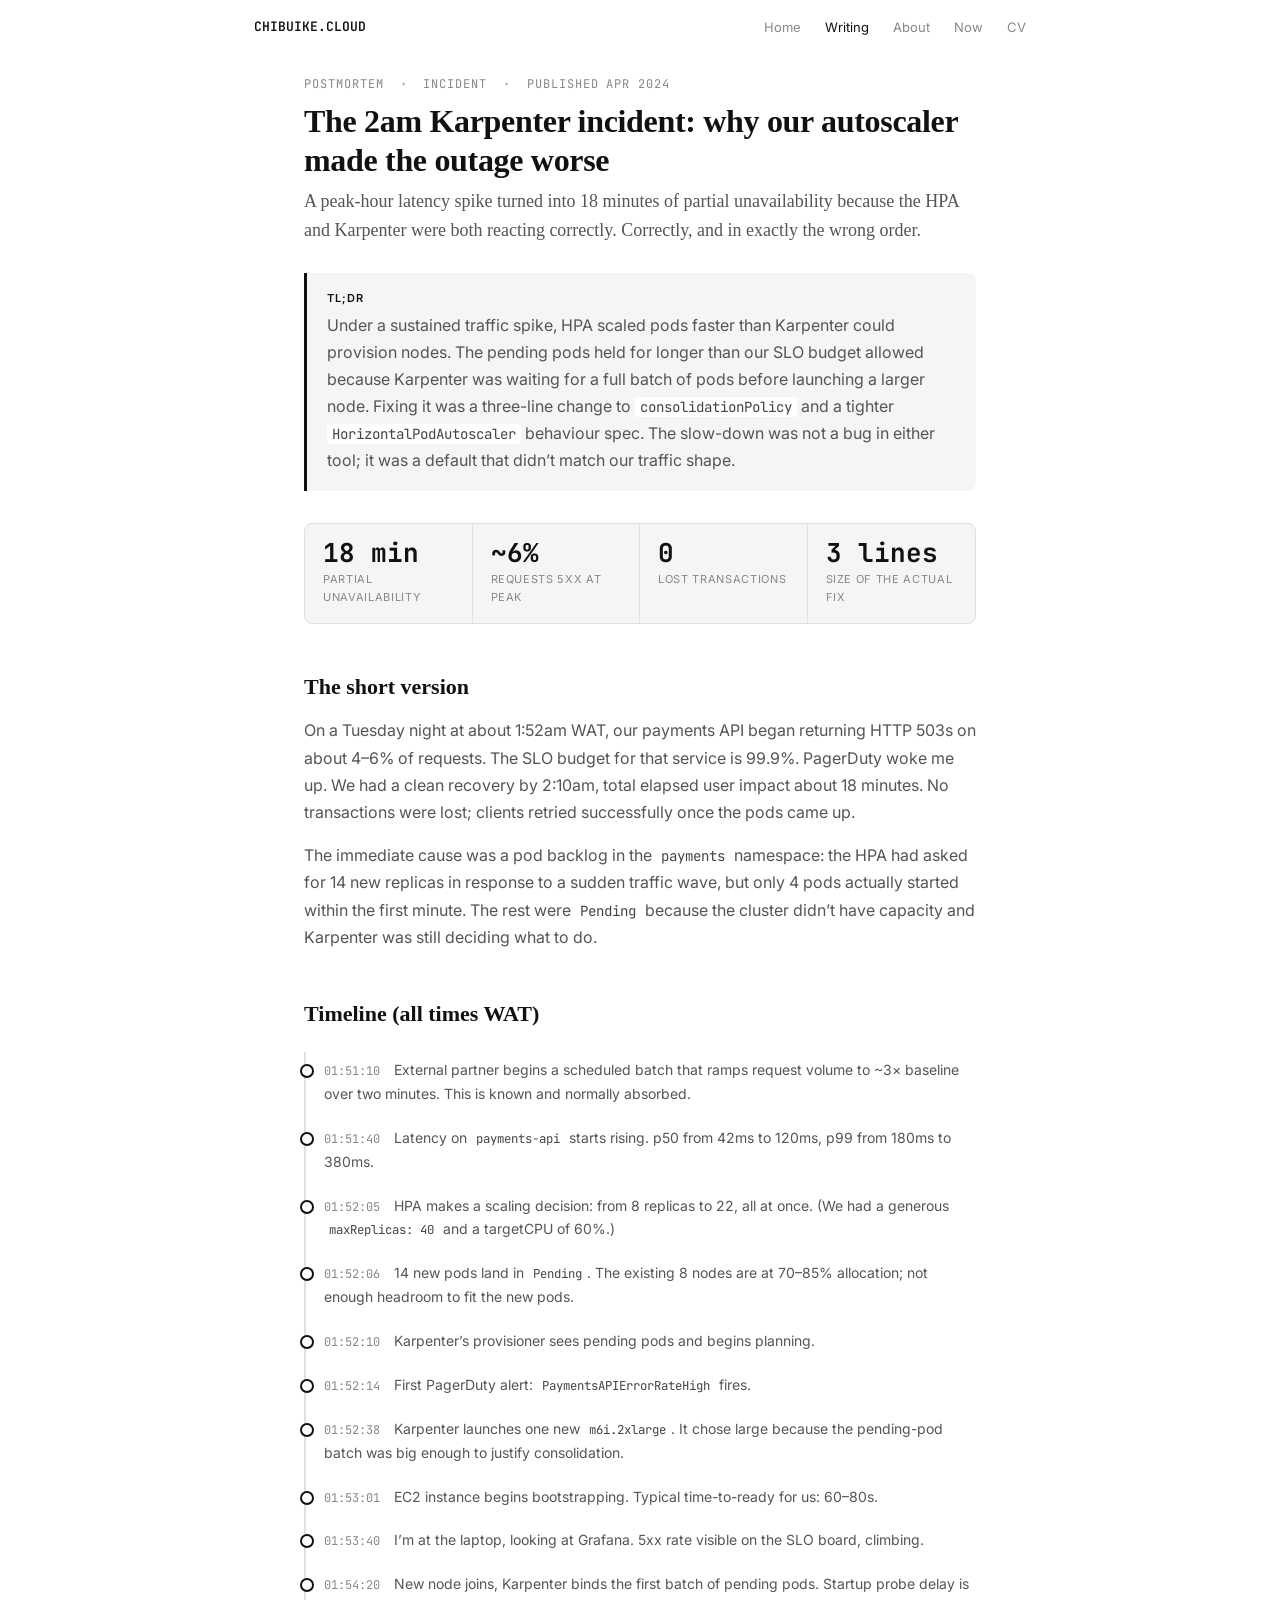
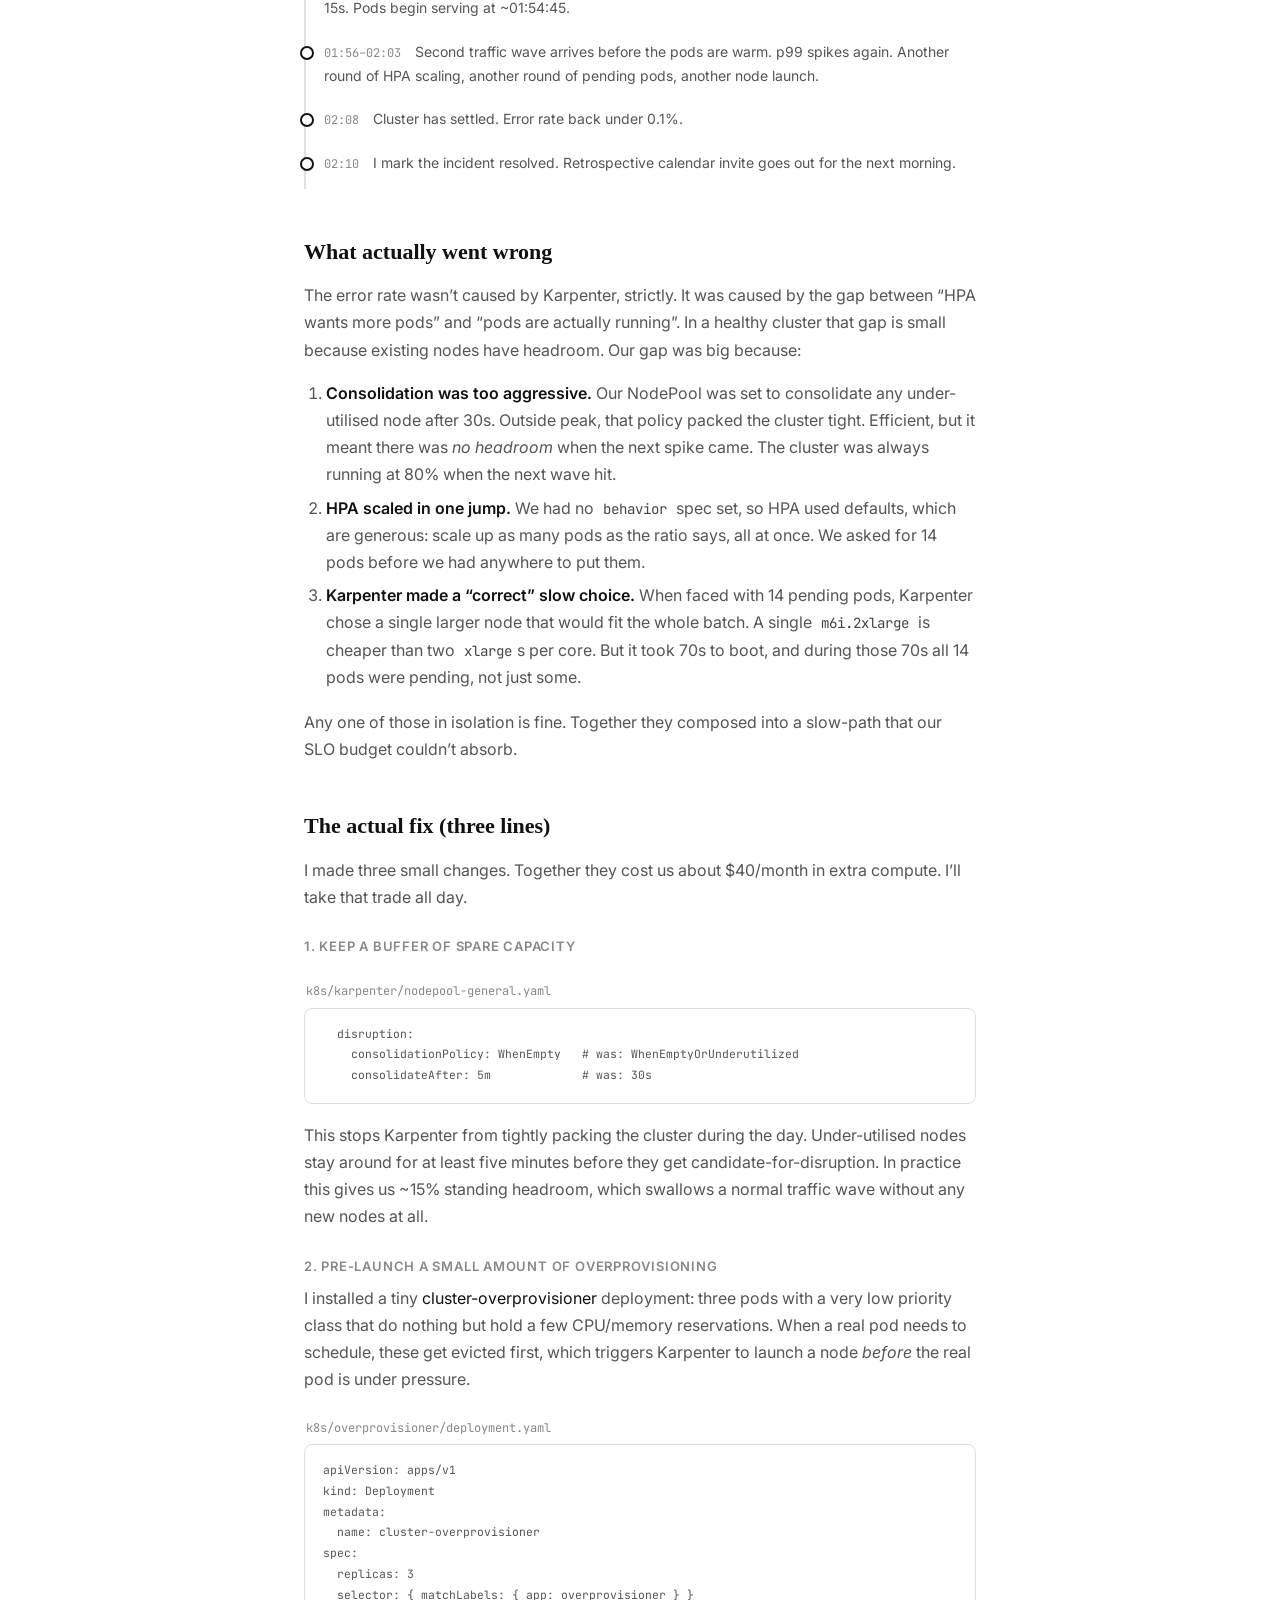
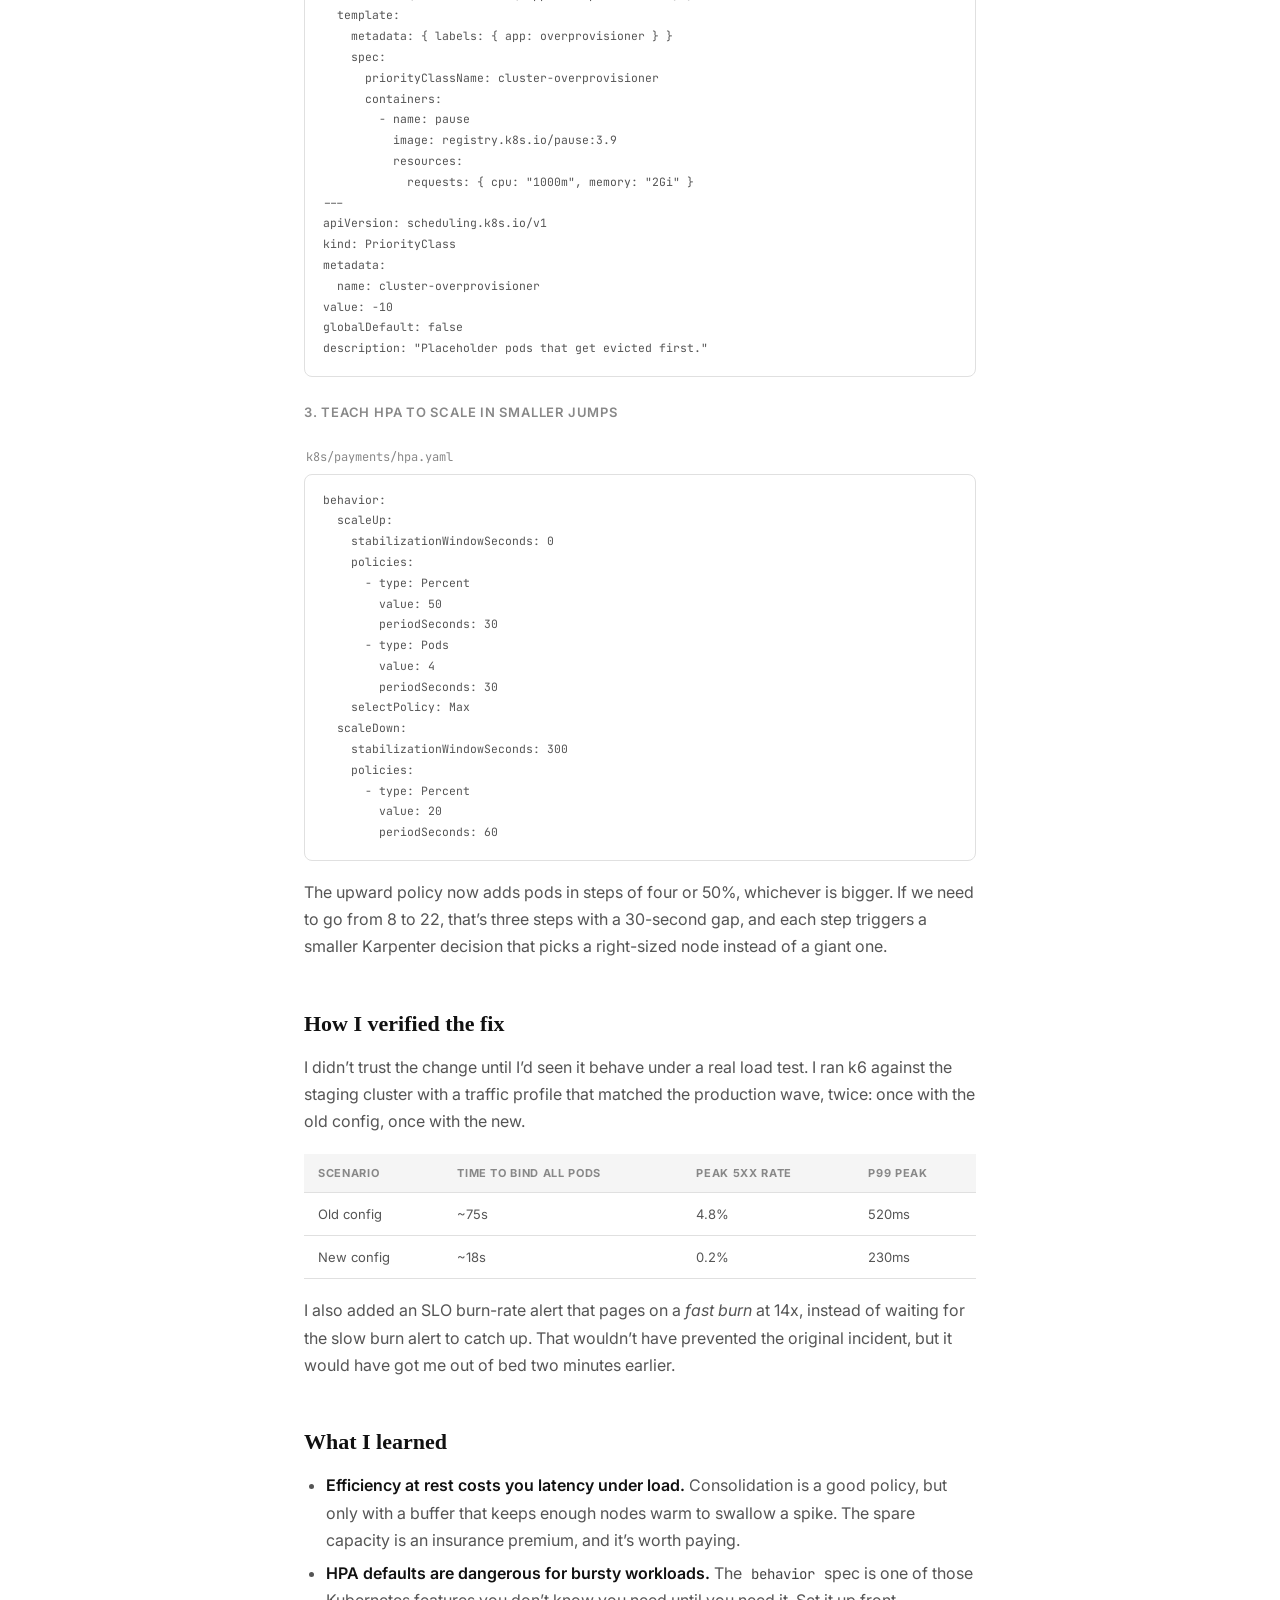
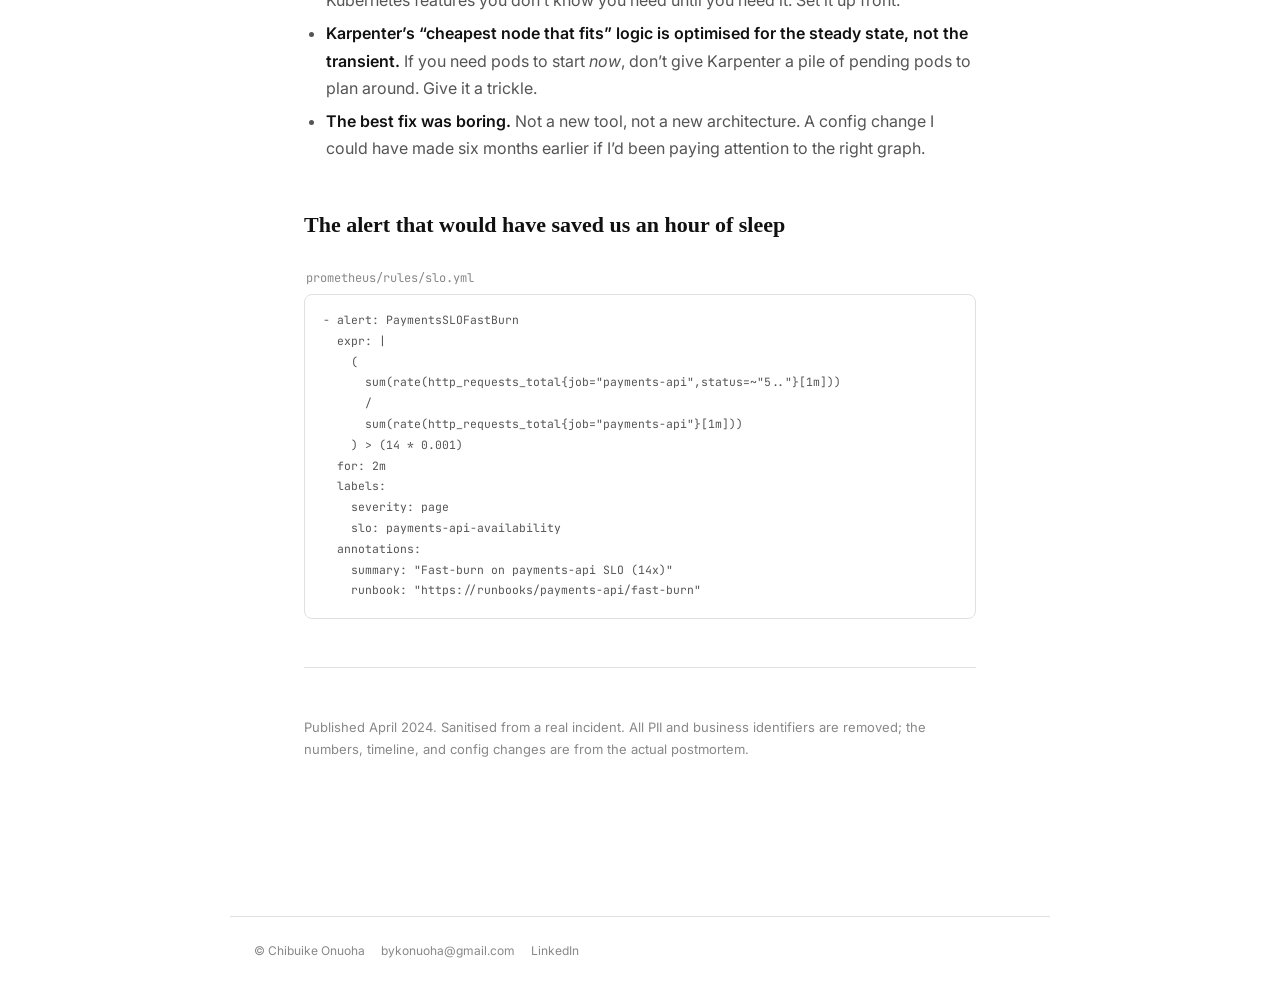
<file: writing/karpenter-incident.html>
<!doctype html>
<html lang="en">
<head>
<meta charset="utf-8">
<meta name="viewport" content="width=device-width, initial-scale=1">
<title>The 2am Karpenter incident · Chibuike Onuoha</title>
<link rel="stylesheet" href="../css/article.css">
</head>
<body>

<nav class="topnav">
    <a class="brand" href="../index.html">CHIBUIKE.CLOUD</a>
    <a href="../index.html">Home</a>
    <a href="index.html" class="active">Writing</a>
    <a href="../about.html">About</a>
    <a href="../now.html">Now</a>
    <a href="../cv.html">CV</a>
</nav>

<div class="article">

<div class="kicker">Postmortem &nbsp;·&nbsp; Incident &nbsp;·&nbsp; Published Apr 2024</div>
<h1 class="page">The 2am Karpenter incident: why our autoscaler made the outage worse</h1>
<p class="lede">
    A peak-hour latency spike turned into 18 minutes of partial unavailability
    because the HPA and Karpenter were both reacting correctly. Correctly, and
    in exactly the wrong order.
</p>

<div class="tldr">
    <strong>TL;DR</strong>
    <p>Under a sustained traffic spike, HPA scaled pods faster than Karpenter could provision nodes. The pending pods held for longer than our SLO budget allowed because Karpenter was waiting for a full batch of pods before launching a larger node. Fixing it was a three-line change to <code>consolidationPolicy</code> and a tighter <code>HorizontalPodAutoscaler</code> behaviour spec. The slow-down was not a bug in either tool; it was a default that didn&rsquo;t match our traffic shape.</p>
</div>

<div class="metrics">
    <div class="metric"><div class="n">18 min</div><div class="lbl">Partial unavailability</div></div>
    <div class="metric"><div class="n">~6%</div><div class="lbl">Requests 5xx at peak</div></div>
    <div class="metric"><div class="n">0</div><div class="lbl">Lost transactions</div></div>
    <div class="metric"><div class="n">3 lines</div><div class="lbl">Size of the actual fix</div></div>
</div>

<h2>The short version</h2>
<p>
    On a Tuesday night at about 1:52am WAT, our payments API began returning
    HTTP 503s on about 4&ndash;6% of requests. The SLO budget for that service
    is 99.9%. PagerDuty woke me up. We had a clean recovery by 2:10am, total
    elapsed user impact about 18 minutes. No transactions were lost; clients
    retried successfully once the pods came up.
</p>
<p>
    The immediate cause was a pod backlog in the <code>payments</code>
    namespace: the HPA had asked for 14 new replicas in response to a sudden
    traffic wave, but only 4 pods actually started within the first minute.
    The rest were <code>Pending</code> because the cluster didn&rsquo;t have
    capacity and Karpenter was still deciding what to do.
</p>

<h2>Timeline (all times WAT)</h2>

<ul class="timeline">
    <li><span class="t">01:51:10</span> External partner begins a scheduled batch that ramps request volume to ~3&times; baseline over two minutes. This is known and normally absorbed.</li>
    <li><span class="t">01:51:40</span> Latency on <code>payments-api</code> starts rising. p50 from 42ms to 120ms, p99 from 180ms to 380ms.</li>
    <li><span class="t">01:52:05</span> HPA makes a scaling decision: from 8 replicas to 22, all at once. (We had a generous <code>maxReplicas: 40</code> and a targetCPU of 60%.)</li>
    <li><span class="t">01:52:06</span> 14 new pods land in <code>Pending</code>. The existing 8 nodes are at 70&ndash;85% allocation; not enough headroom to fit the new pods.</li>
    <li><span class="t">01:52:10</span> Karpenter&rsquo;s provisioner sees pending pods and begins planning.</li>
    <li><span class="t">01:52:14</span> First PagerDuty alert: <code>PaymentsAPIErrorRateHigh</code> fires.</li>
    <li><span class="t">01:52:38</span> Karpenter launches one new <code>m6i.2xlarge</code>. It chose large because the pending-pod batch was big enough to justify consolidation.</li>
    <li><span class="t">01:53:01</span> EC2 instance begins bootstrapping. Typical time-to-ready for us: 60&ndash;80s.</li>
    <li><span class="t">01:53:40</span> I&rsquo;m at the laptop, looking at Grafana. 5xx rate visible on the SLO board, climbing.</li>
    <li><span class="t">01:54:20</span> New node joins, Karpenter binds the first batch of pending pods. Startup probe delay is 15s. Pods begin serving at ~01:54:45.</li>
    <li><span class="t">01:56&ndash;02:03</span> Second traffic wave arrives before the pods are warm. p99 spikes again. Another round of HPA scaling, another round of pending pods, another node launch.</li>
    <li><span class="t">02:08</span> Cluster has settled. Error rate back under 0.1%.</li>
    <li><span class="t">02:10</span> I mark the incident resolved. Retrospective calendar invite goes out for the next morning.</li>
</ul>

<h2>What actually went wrong</h2>
<p>
    The error rate wasn&rsquo;t caused by Karpenter, strictly. It was caused by
    the gap between &ldquo;HPA wants more pods&rdquo; and &ldquo;pods are
    actually running&rdquo;. In a healthy cluster that gap is small because
    existing nodes have headroom. Our gap was big because:
</p>
<ol>
    <li>
        <strong>Consolidation was too aggressive.</strong> Our NodePool was set
        to consolidate any under-utilised node after 30s. Outside peak, that
        policy packed the cluster tight. Efficient, but it meant there was
        <em>no headroom</em> when the next spike came. The cluster was always
        running at 80% when the next wave hit.
    </li>
    <li>
        <strong>HPA scaled in one jump.</strong> We had no <code>behavior</code>
        spec set, so HPA used defaults, which are generous: scale up as many
        pods as the ratio says, all at once. We asked for 14 pods before we
        had anywhere to put them.
    </li>
    <li>
        <strong>Karpenter made a &ldquo;correct&rdquo; slow choice.</strong> When
        faced with 14 pending pods, Karpenter chose a single larger node that
        would fit the whole batch. A single <code>m6i.2xlarge</code> is
        cheaper than two <code>xlarge</code>s per core. But it took 70s to
        boot, and during those 70s all 14 pods were pending, not just some.
    </li>
</ol>
<p>
    Any one of those in isolation is fine. Together they composed into a
    slow-path that our SLO budget couldn&rsquo;t absorb.
</p>

<h2>The actual fix (three lines)</h2>
<p>
    I made three small changes. Together they cost us about $40/month in
    extra compute. I&rsquo;ll take that trade all day.
</p>

<h4>1. Keep a buffer of spare capacity</h4>
<div class="filename">k8s/karpenter/nodepool-general.yaml</div>
<pre><code>  disruption:
    consolidationPolicy: WhenEmpty   # was: WhenEmptyOrUnderutilized
    consolidateAfter: 5m             # was: 30s
</code></pre>
<p>
    This stops Karpenter from tightly packing the cluster during the day.
    Under-utilised nodes stay around for at least five minutes before they
    get candidate-for-disruption. In practice this gives us ~15% standing
    headroom, which swallows a normal traffic wave without any new nodes at
    all.
</p>

<h4>2. Pre-launch a small amount of overprovisioning</h4>
<p>
    I installed a tiny
    <a href="https://github.com/kubernetes/autoscaler">cluster-overprovisioner</a>
    deployment: three pods with a very low priority class that do nothing but
    hold a few CPU/memory reservations. When a real pod needs to schedule,
    these get evicted first, which triggers Karpenter to launch a node
    <em>before</em> the real pod is under pressure.
</p>

<div class="filename">k8s/overprovisioner/deployment.yaml</div>
<pre><code>apiVersion: apps/v1
kind: Deployment
metadata:
  name: cluster-overprovisioner
spec:
  replicas: 3
  selector: { matchLabels: { app: overprovisioner } }
  template:
    metadata: { labels: { app: overprovisioner } }
    spec:
      priorityClassName: cluster-overprovisioner
      containers:
        - name: pause
          image: registry.k8s.io/pause:3.9
          resources:
            requests: { cpu: "1000m", memory: "2Gi" }
---
apiVersion: scheduling.k8s.io/v1
kind: PriorityClass
metadata:
  name: cluster-overprovisioner
value: -10
globalDefault: false
description: "Placeholder pods that get evicted first."
</code></pre>

<h4>3. Teach HPA to scale in smaller jumps</h4>
<div class="filename">k8s/payments/hpa.yaml</div>
<pre><code>behavior:
  scaleUp:
    stabilizationWindowSeconds: 0
    policies:
      - type: Percent
        value: 50
        periodSeconds: 30
      - type: Pods
        value: 4
        periodSeconds: 30
    selectPolicy: Max
  scaleDown:
    stabilizationWindowSeconds: 300
    policies:
      - type: Percent
        value: 20
        periodSeconds: 60
</code></pre>

<p>
    The upward policy now adds pods in steps of four or 50%, whichever is
    bigger. If we need to go from 8 to 22, that&rsquo;s three steps with a
    30-second gap, and each step triggers a smaller Karpenter decision that
    picks a right-sized node instead of a giant one.
</p>

<h2>How I verified the fix</h2>
<p>
    I didn&rsquo;t trust the change until I&rsquo;d seen it behave under a
    real load test. I ran k6 against the staging cluster with a traffic
    profile that matched the production wave, twice: once with the old
    config, once with the new.
</p>

<table>
<thead><tr><th>Scenario</th><th>Time to bind all pods</th><th>Peak 5xx rate</th><th>p99 peak</th></tr></thead>
<tbody>
<tr><td>Old config</td><td>~75s</td><td>4.8%</td><td>520ms</td></tr>
<tr><td>New config</td><td>~18s</td><td>0.2%</td><td>230ms</td></tr>
</tbody>
</table>

<p>
    I also added an SLO burn-rate alert that pages on a <em>fast burn</em> at
    14x, instead of waiting for the slow burn alert to catch up. That
    wouldn&rsquo;t have prevented the original incident, but it would have
    got me out of bed two minutes earlier.
</p>

<h2>What I learned</h2>
<ul>
    <li><strong>Efficiency at rest costs you latency under load.</strong> Consolidation is a good policy, but only with a buffer that keeps enough nodes warm to swallow a spike. The spare capacity is an insurance premium, and it&rsquo;s worth paying.</li>
    <li><strong>HPA defaults are dangerous for bursty workloads.</strong> The <code>behavior</code> spec is one of those Kubernetes features you don&rsquo;t know you need until you need it. Set it up front.</li>
    <li><strong>Karpenter&rsquo;s &ldquo;cheapest node that fits&rdquo; logic is optimised for the steady state, not the transient.</strong> If you need pods to start <em>now</em>, don&rsquo;t give Karpenter a pile of pending pods to plan around. Give it a trickle.</li>
    <li><strong>The best fix was boring.</strong> Not a new tool, not a new architecture. A config change I could have made six months earlier if I&rsquo;d been paying attention to the right graph.</li>
</ul>

<h2>The alert that would have saved us an hour of sleep</h2>
<div class="filename">prometheus/rules/slo.yml</div>
<pre><code>- alert: PaymentsSLOFastBurn
  expr: |
    (
      sum(rate(http_requests_total{job="payments-api",status=~"5.."}[1m]))
      /
      sum(rate(http_requests_total{job="payments-api"}[1m]))
    ) > (14 * 0.001)
  for: 2m
  labels:
    severity: page
    slo: payments-api-availability
  annotations:
    summary: "Fast-burn on payments-api SLO (14x)"
    runbook: "https://runbooks/payments-api/fast-burn"
</code></pre>

<hr>

<p class="meta">
    Published April 2024. Sanitised from a real incident. All PII and business
    identifiers are removed; the numbers, timeline, and config changes are
    from the actual postmortem.
</p>

</div>

<footer class="site-footer">
    <span>&copy; Chibuike Onuoha</span>
    <a href="mailto:bykonuoha@gmail.com">bykonuoha@gmail.com</a>
    <a href="https://linkedin.com/in/chibuike-onuoha-7b5aa7382">LinkedIn</a>
</footer>

</body>
</html>
</file>
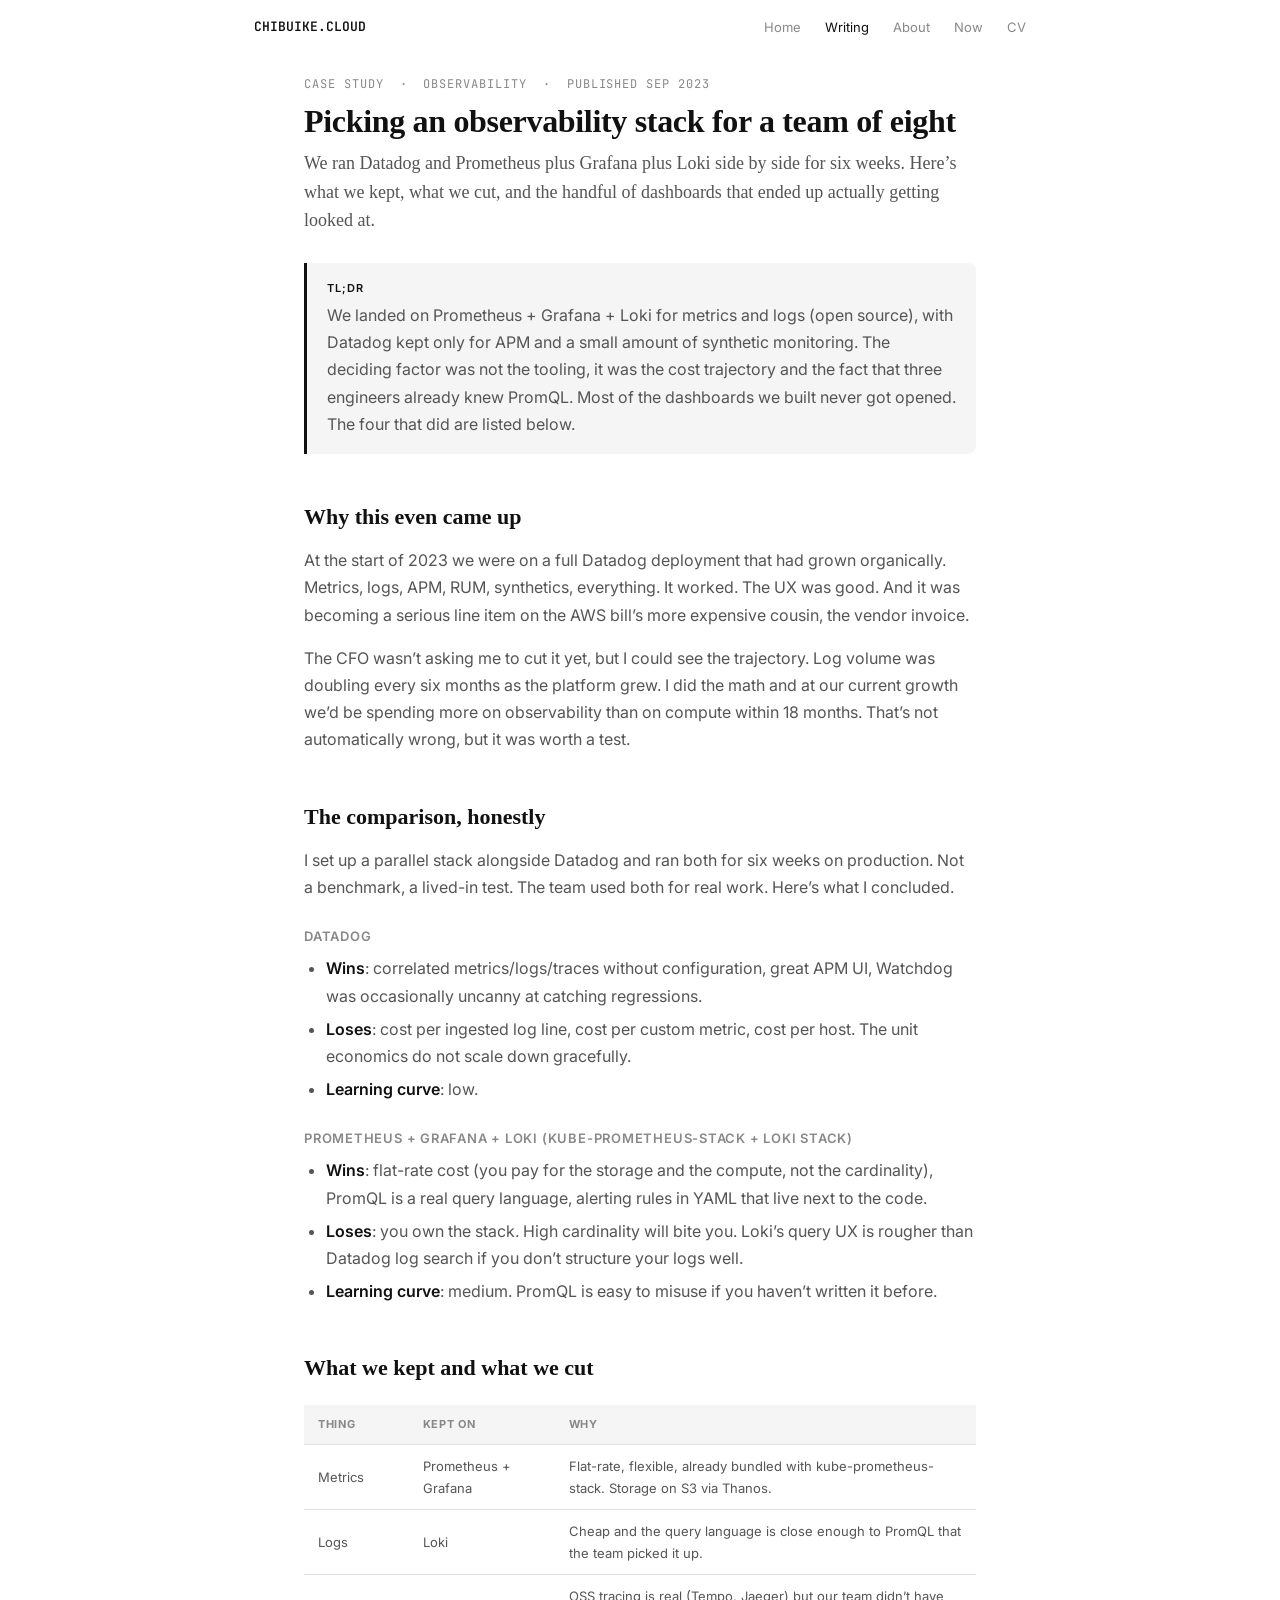
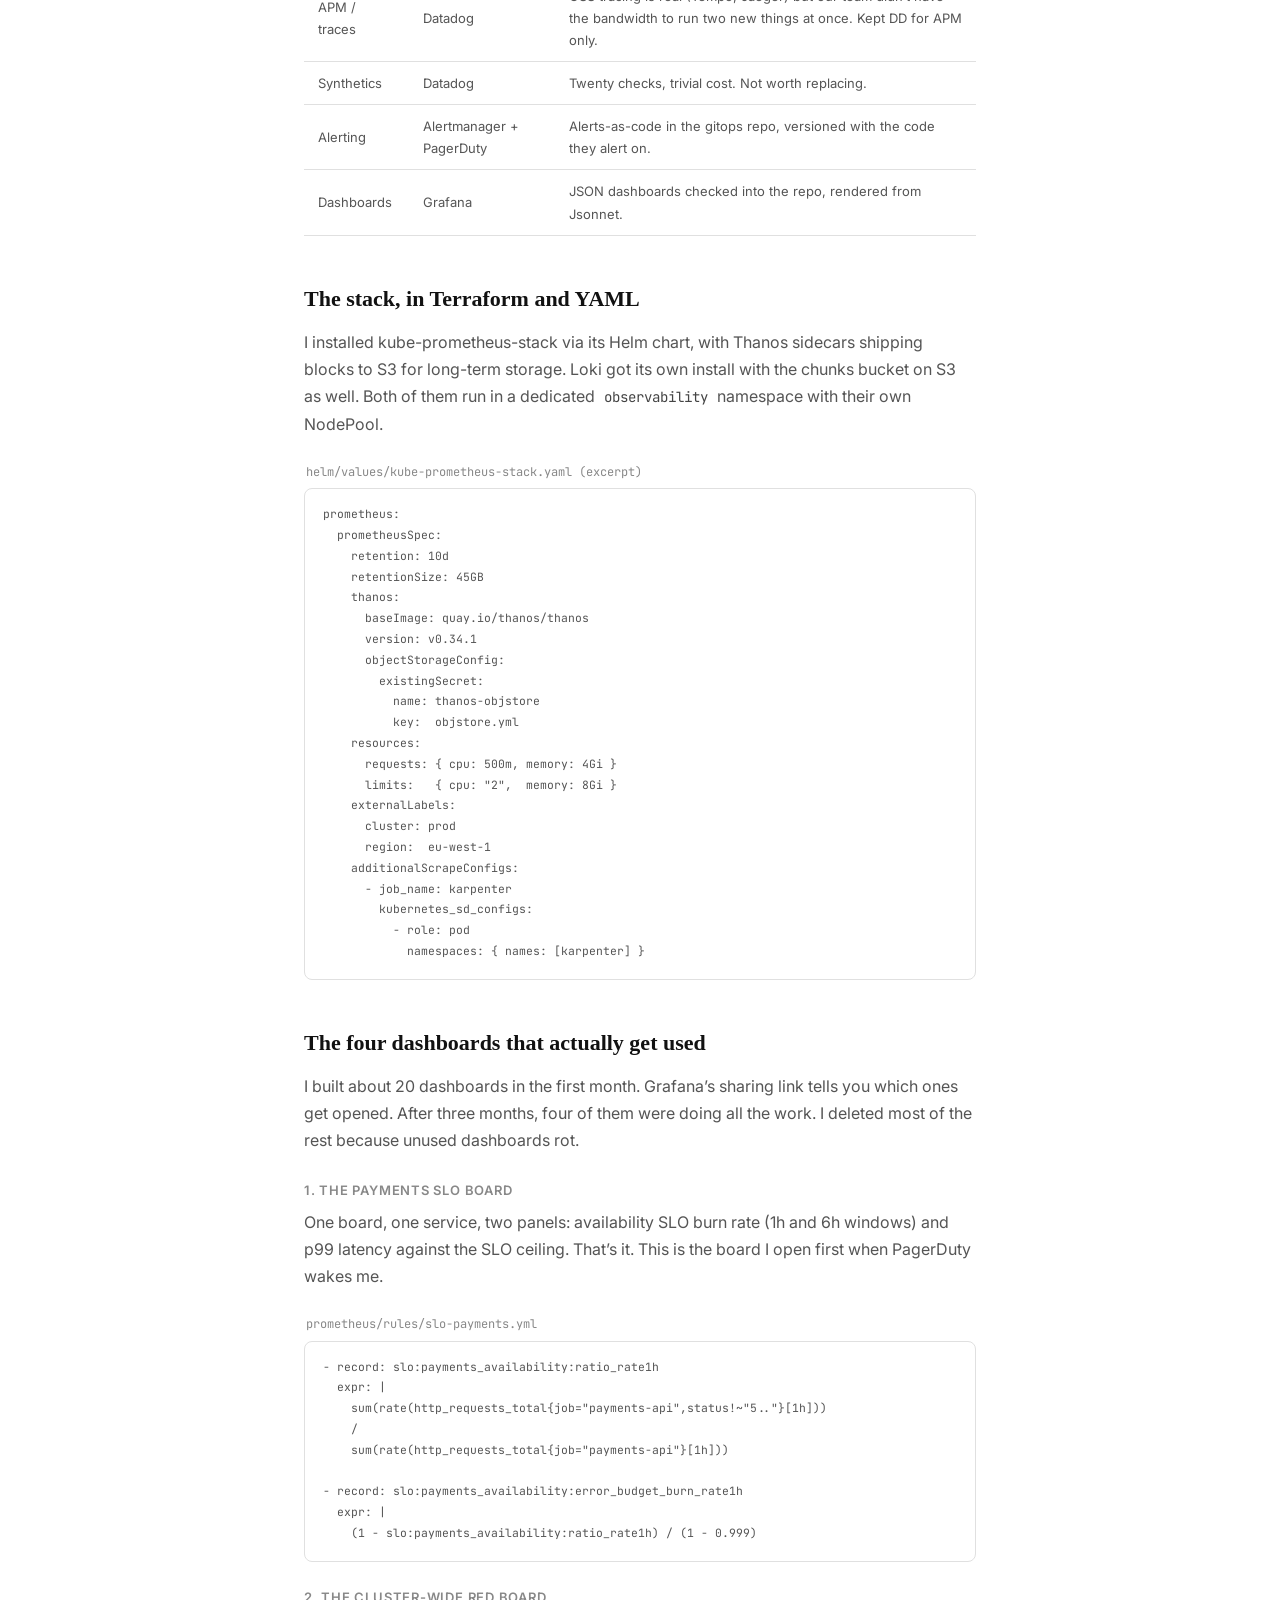
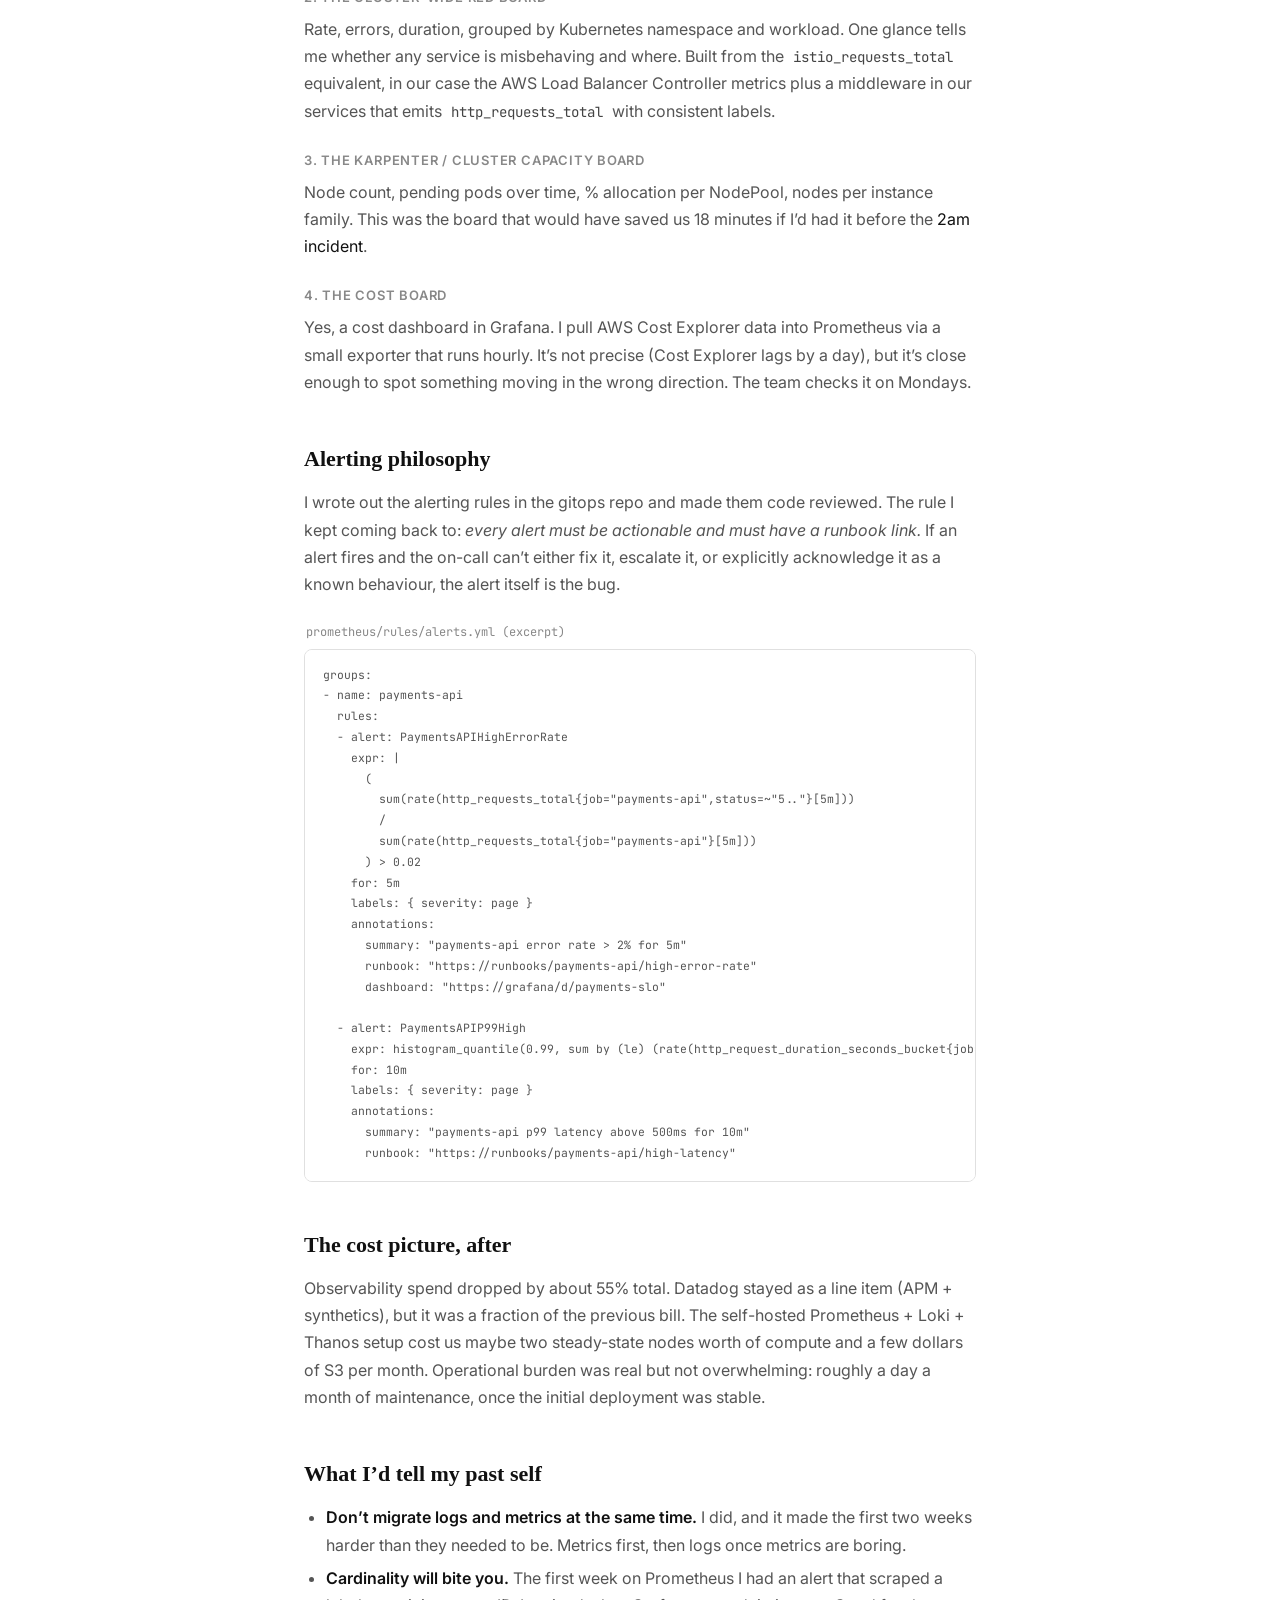
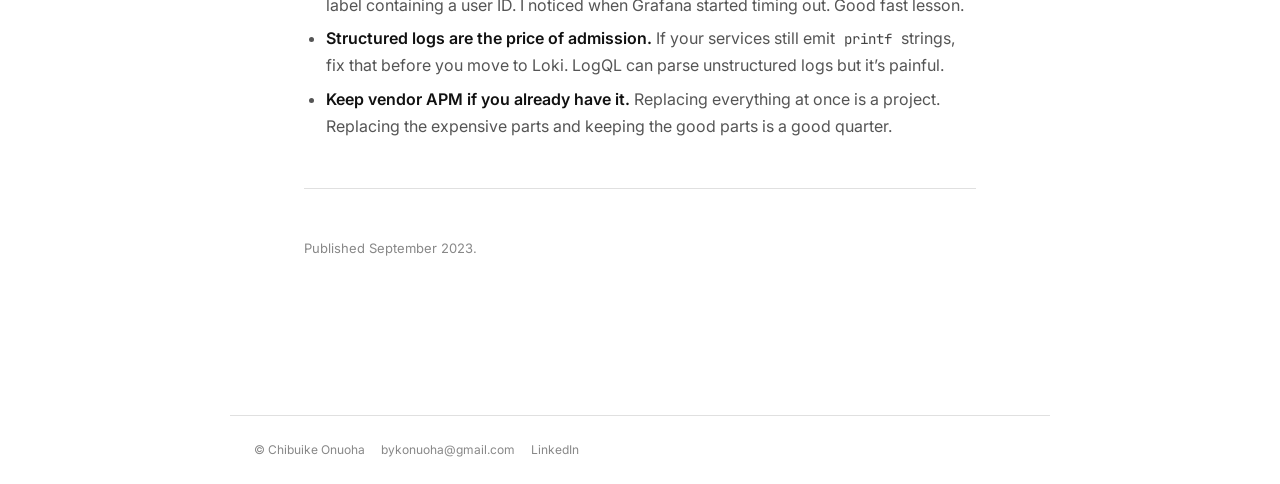
<file: writing/observability-stack.html>
<!doctype html>
<html lang="en">
<head>
<meta charset="utf-8">
<meta name="viewport" content="width=device-width, initial-scale=1">
<title>Picking an observability stack · Chibuike Onuoha</title>
<link rel="stylesheet" href="../css/article.css">
</head>
<body>

<nav class="topnav">
    <a class="brand" href="../index.html">CHIBUIKE.CLOUD</a>
    <a href="../index.html">Home</a>
    <a href="index.html" class="active">Writing</a>
    <a href="../about.html">About</a>
    <a href="../now.html">Now</a>
    <a href="../cv.html">CV</a>
</nav>

<div class="article">

<div class="kicker">Case study &nbsp;·&nbsp; Observability &nbsp;·&nbsp; Published Sep 2023</div>
<h1 class="page">Picking an observability stack for a team of eight</h1>
<p class="lede">
    We ran Datadog and Prometheus plus Grafana plus Loki side by side for six
    weeks. Here&rsquo;s what we kept, what we cut, and the handful of
    dashboards that ended up actually getting looked at.
</p>

<div class="tldr">
    <strong>TL;DR</strong>
    <p>We landed on Prometheus + Grafana + Loki for metrics and logs (open source), with Datadog kept only for APM and a small amount of synthetic monitoring. The deciding factor was not the tooling, it was the cost trajectory and the fact that three engineers already knew PromQL. Most of the dashboards we built never got opened. The four that did are listed below.</p>
</div>

<h2>Why this even came up</h2>
<p>
    At the start of 2023 we were on a full Datadog deployment that had grown
    organically. Metrics, logs, APM, RUM, synthetics, everything. It worked.
    The UX was good. And it was becoming a serious line item on the AWS
    bill&rsquo;s more expensive cousin, the vendor invoice.
</p>
<p>
    The CFO wasn&rsquo;t asking me to cut it yet, but I could see the
    trajectory. Log volume was doubling every six months as the platform
    grew. I did the math and at our current growth we&rsquo;d be spending
    more on observability than on compute within 18 months. That&rsquo;s not
    automatically wrong, but it was worth a test.
</p>

<h2>The comparison, honestly</h2>
<p>
    I set up a parallel stack alongside Datadog and ran both for six weeks
    on production. Not a benchmark, a lived-in test. The team used both for
    real work. Here&rsquo;s what I concluded.
</p>

<h4>Datadog</h4>
<ul>
    <li><strong>Wins</strong>: correlated metrics/logs/traces without configuration, great APM UI, Watchdog was occasionally uncanny at catching regressions.</li>
    <li><strong>Loses</strong>: cost per ingested log line, cost per custom metric, cost per host. The unit economics do not scale down gracefully.</li>
    <li><strong>Learning curve</strong>: low.</li>
</ul>

<h4>Prometheus + Grafana + Loki (kube-prometheus-stack + Loki stack)</h4>
<ul>
    <li><strong>Wins</strong>: flat-rate cost (you pay for the storage and the compute, not the cardinality), PromQL is a real query language, alerting rules in YAML that live next to the code.</li>
    <li><strong>Loses</strong>: you own the stack. High cardinality will bite you. Loki&rsquo;s query UX is rougher than Datadog log search if you don&rsquo;t structure your logs well.</li>
    <li><strong>Learning curve</strong>: medium. PromQL is easy to misuse if you haven&rsquo;t written it before.</li>
</ul>

<h2>What we kept and what we cut</h2>
<table>
<thead><tr><th>Thing</th><th>Kept on</th><th>Why</th></tr></thead>
<tbody>
<tr><td>Metrics</td><td>Prometheus + Grafana</td><td>Flat-rate, flexible, already bundled with kube-prometheus-stack. Storage on S3 via Thanos.</td></tr>
<tr><td>Logs</td><td>Loki</td><td>Cheap and the query language is close enough to PromQL that the team picked it up.</td></tr>
<tr><td>APM / traces</td><td>Datadog</td><td>OSS tracing is real (Tempo, Jaeger) but our team didn&rsquo;t have the bandwidth to run two new things at once. Kept DD for APM only.</td></tr>
<tr><td>Synthetics</td><td>Datadog</td><td>Twenty checks, trivial cost. Not worth replacing.</td></tr>
<tr><td>Alerting</td><td>Alertmanager + PagerDuty</td><td>Alerts-as-code in the gitops repo, versioned with the code they alert on.</td></tr>
<tr><td>Dashboards</td><td>Grafana</td><td>JSON dashboards checked into the repo, rendered from Jsonnet.</td></tr>
</tbody>
</table>

<h2>The stack, in Terraform and YAML</h2>
<p>
    I installed kube-prometheus-stack via its Helm chart, with Thanos
    sidecars shipping blocks to S3 for long-term storage. Loki got its own
    install with the chunks bucket on S3 as well. Both of them run in a
    dedicated <code>observability</code> namespace with their own NodePool.
</p>

<div class="filename">helm/values/kube-prometheus-stack.yaml (excerpt)</div>
<pre><code>prometheus:
  prometheusSpec:
    retention: 10d
    retentionSize: 45GB
    thanos:
      baseImage: quay.io/thanos/thanos
      version: v0.34.1
      objectStorageConfig:
        existingSecret:
          name: thanos-objstore
          key:  objstore.yml
    resources:
      requests: { cpu: 500m, memory: 4Gi }
      limits:   { cpu: "2",  memory: 8Gi }
    externalLabels:
      cluster: prod
      region:  eu-west-1
    additionalScrapeConfigs:
      - job_name: karpenter
        kubernetes_sd_configs:
          - role: pod
            namespaces: { names: [karpenter] }
</code></pre>

<h2>The four dashboards that actually get used</h2>
<p>
    I built about 20 dashboards in the first month. Grafana&rsquo;s sharing
    link tells you which ones get opened. After three months, four of them
    were doing all the work. I deleted most of the rest because unused
    dashboards rot.
</p>

<h4>1. The payments SLO board</h4>
<p>
    One board, one service, two panels: availability SLO burn rate (1h and
    6h windows) and p99 latency against the SLO ceiling. That&rsquo;s it.
    This is the board I open first when PagerDuty wakes me.
</p>

<div class="filename">prometheus/rules/slo-payments.yml</div>
<pre><code>- record: slo:payments_availability:ratio_rate1h
  expr: |
    sum(rate(http_requests_total{job="payments-api",status!~"5.."}[1h]))
    /
    sum(rate(http_requests_total{job="payments-api"}[1h]))

- record: slo:payments_availability:error_budget_burn_rate1h
  expr: |
    (1 - slo:payments_availability:ratio_rate1h) / (1 - 0.999)
</code></pre>

<h4>2. The cluster-wide RED board</h4>
<p>
    Rate, errors, duration, grouped by Kubernetes namespace and workload.
    One glance tells me whether any service is misbehaving and where. Built
    from the <code>istio_requests_total</code> equivalent, in our case the
    AWS Load Balancer Controller metrics plus a middleware in our services
    that emits <code>http_requests_total</code> with consistent labels.
</p>

<h4>3. The Karpenter / cluster capacity board</h4>
<p>
    Node count, pending pods over time, % allocation per NodePool, nodes
    per instance family. This was the board that would have saved us
    18 minutes if I&rsquo;d had it before the
    <a href="karpenter-incident.html">2am incident</a>.
</p>

<h4>4. The cost board</h4>
<p>
    Yes, a cost dashboard in Grafana. I pull AWS Cost Explorer data into
    Prometheus via a small exporter that runs hourly. It&rsquo;s not precise
    (Cost Explorer lags by a day), but it&rsquo;s close enough to spot
    something moving in the wrong direction. The team checks it on Mondays.
</p>

<h2>Alerting philosophy</h2>
<p>
    I wrote out the alerting rules in the gitops repo and made them code
    reviewed. The rule I kept coming back to: <em>every alert must be
    actionable and must have a runbook link.</em> If an alert fires and the
    on-call can&rsquo;t either fix it, escalate it, or explicitly acknowledge
    it as a known behaviour, the alert itself is the bug.
</p>

<div class="filename">prometheus/rules/alerts.yml (excerpt)</div>
<pre><code>groups:
- name: payments-api
  rules:
  - alert: PaymentsAPIHighErrorRate
    expr: |
      (
        sum(rate(http_requests_total{job="payments-api",status=~"5.."}[5m]))
        /
        sum(rate(http_requests_total{job="payments-api"}[5m]))
      ) > 0.02
    for: 5m
    labels: { severity: page }
    annotations:
      summary: "payments-api error rate > 2% for 5m"
      runbook: "https://runbooks/payments-api/high-error-rate"
      dashboard: "https://grafana/d/payments-slo"

  - alert: PaymentsAPIP99High
    expr: histogram_quantile(0.99, sum by (le) (rate(http_request_duration_seconds_bucket{job="payments-api"}[5m]))) > 0.5
    for: 10m
    labels: { severity: page }
    annotations:
      summary: "payments-api p99 latency above 500ms for 10m"
      runbook: "https://runbooks/payments-api/high-latency"
</code></pre>

<h2>The cost picture, after</h2>
<p>
    Observability spend dropped by about 55% total. Datadog stayed as a
    line item (APM + synthetics), but it was a fraction of the previous
    bill. The self-hosted Prometheus + Loki + Thanos setup cost us maybe
    two steady-state nodes worth of compute and a few dollars of S3 per
    month. Operational burden was real but not overwhelming: roughly a day
    a month of maintenance, once the initial deployment was stable.
</p>

<h2>What I&rsquo;d tell my past self</h2>
<ul>
    <li><strong>Don&rsquo;t migrate logs and metrics at the same time.</strong> I did, and it made the first two weeks harder than they needed to be. Metrics first, then logs once metrics are boring.</li>
    <li><strong>Cardinality will bite you.</strong> The first week on Prometheus I had an alert that scraped a label containing a user ID. I noticed when Grafana started timing out. Good fast lesson.</li>
    <li><strong>Structured logs are the price of admission.</strong> If your services still emit <code>printf</code> strings, fix that before you move to Loki. LogQL can parse unstructured logs but it&rsquo;s painful.</li>
    <li><strong>Keep vendor APM if you already have it.</strong> Replacing everything at once is a project. Replacing the expensive parts and keeping the good parts is a good quarter.</li>
</ul>

<hr>

<p class="meta">Published September 2023.</p>

</div>

<footer class="site-footer">
    <span>&copy; Chibuike Onuoha</span>
    <a href="mailto:bykonuoha@gmail.com">bykonuoha@gmail.com</a>
    <a href="https://linkedin.com/in/chibuike-onuoha-7b5aa7382">LinkedIn</a>
</footer>

</body>
</html>
</file>
<file: css/dashboard.css>
/* ═══════════════════════════════════════════════════════════════
   Chibuike Onuoha — Dashboard Portfolio
   Dark ops console. Amber/gold + emerald on slate.
   ═══════════════════════════════════════════════════════════════ */

@import url('https://fonts.googleapis.com/css2?family=Inter:wght@400;500;600;700&family=JetBrains+Mono:wght@400;500&display=swap');

:root {
    --bg-root: #ffffff;
    --bg-sidebar: #fafafa;
    --bg-panel: #f5f5f5;
    --bg-card: #ffffff;
    --bg-card-hover: #f9f9f9;
    --bg-input: #f5f5f5;
    --border: #e0e0e0;
    --border-hover: #ccc;
    --text: #111;
    --text-muted: #555;
    --text-dim: #888;
    --accent: #111;
    --accent-hover: #333;
    --accent-soft: rgba(0, 0, 0, 0.04);
    --accent-glow: rgba(0, 0, 0, 0.1);
    --emerald: #333;
    --emerald-soft: rgba(0, 0, 0, 0.04);
    --emerald-glow: rgba(0, 0, 0, 0.1);
    --cyan: #444;
    --cyan-soft: rgba(0, 0, 0, 0.04);
    --purple: #555;
    --purple-soft: rgba(0, 0, 0, 0.04);
    --red: #666;
    --red-soft: rgba(0, 0, 0, 0.04);
    --warn: #555;
    --mono: 'JetBrains Mono', 'SF Mono', Menlo, Consolas, monospace;
    --sans: 'Inter', -apple-system, BlinkMacSystemFont, 'Segoe UI', sans-serif;
    --sidebar-w: 240px;
    --topbar-h: 52px;
}

* { box-sizing: border-box; margin: 0; padding: 0; }
html { scroll-behavior: smooth; }
body {
    font-family: var(--sans);
    font-size: 14px;
    line-height: 1.5;
    color: var(--text);
    background: var(--bg-root);
    -webkit-font-smoothing: antialiased;
    -moz-osx-font-smoothing: grayscale;
    overflow-x: hidden;
}

/* dot grid background — disabled for clean look */
body::before {
    display: none;
}

/* ─── LAYOUT ─── */
.layout {
    display: flex;
    min-height: 100vh;
    position: relative;
    z-index: 1;
}

/* ─── SIDEBAR ─── */
.sidebar {
    width: var(--sidebar-w);
    background: var(--bg-sidebar);
    border-right: 1px solid var(--border);
    padding: 20px 0;
    position: fixed;
    top: 0;
    left: 0;
    bottom: 0;
    display: flex;
    flex-direction: column;
    z-index: 50;
    transition: transform 0.3s;
}
.sidebar-brand {
    padding: 0 20px 16px;
    border-bottom: 1px solid var(--border);
    margin-bottom: 16px;
}
.sidebar-brand .name {
    font-family: var(--mono);
    font-size: 13px;
    font-weight: 600;
    color: var(--accent);
    letter-spacing: 0.02em;
}
.sidebar-brand .version {
    font-family: var(--mono);
    font-size: 11px;
    color: var(--text-dim);
    margin-top: 2px;
}
.sidebar-section {
    padding: 0 12px;
    margin-bottom: 20px;
}
.sidebar-label {
    font-size: 10px;
    font-weight: 600;
    text-transform: uppercase;
    letter-spacing: 0.1em;
    color: var(--text-dim);
    padding: 0 8px;
    margin-bottom: 6px;
}
.sidebar-link {
    display: flex;
    align-items: center;
    gap: 10px;
    padding: 8px 12px;
    border-radius: 6px;
    color: var(--text-muted);
    text-decoration: none;
    font-size: 13px;
    font-weight: 500;
    transition: all 0.15s;
    cursor: pointer;
}
.sidebar-link:hover { background: rgba(0,0,0,0.04); color: var(--text); }
.sidebar-link.active { background: var(--accent-soft); color: var(--accent); }
.sidebar-link .icon { font-size: 16px; width: 20px; text-align: center; }
.sidebar-link .badge {
    margin-left: auto;
    background: var(--accent-soft);
    color: var(--accent);
    font-size: 11px;
    font-weight: 600;
    padding: 1px 7px;
    border-radius: 10px;
    font-family: var(--mono);
}
.sidebar-footer {
    margin-top: auto;
    padding: 16px 20px 0;
    border-top: 1px solid var(--border);
    display: flex;
    gap: 14px;
}
.sidebar-footer a {
    color: var(--text-dim);
    text-decoration: none;
    font-size: 13px;
    transition: color 0.15s;
}
.sidebar-footer a:hover { color: var(--accent); }

/* ─── MAIN ─── */
.main {
    flex: 1;
    margin-left: var(--sidebar-w);
    min-height: 100vh;
}

/* ─── TOPBAR ─── */
.topbar {
    height: var(--topbar-h);
    border-bottom: 1px solid var(--border);
    display: flex;
    align-items: center;
    justify-content: space-between;
    padding: 0 28px;
    background: rgba(255,255,255,0.9);
    backdrop-filter: blur(12px);
    position: sticky;
    top: 0;
    z-index: 40;
}
.topbar-left {
    display: flex;
    align-items: center;
    gap: 12px;
}
.status-dot {
    width: 8px;
    height: 8px;
    border-radius: 50%;
    background: var(--emerald);
    box-shadow: 0 0 8px var(--emerald-glow);
    animation: pulse 2s infinite;
}
@keyframes pulse {
    0%, 100% { opacity: 1; }
    50% { opacity: 0.5; }
}
.topbar-status {
    font-family: var(--mono);
    font-size: 12px;
    color: var(--emerald);
}
.topbar-right {
    font-family: var(--mono);
    font-size: 11px;
    color: var(--text-dim);
}

/* ─── CONTENT ─── */
.content {
    max-width: 1280px;
    margin: 0 auto;
    padding: 28px 28px 80px;
}

/* ─── HERO ─── */
.hero {
    padding: 12px 0 32px;
    border-bottom: 1px solid var(--border);
    margin-bottom: 28px;
}
.hero-top {
    display: flex;
    align-items: flex-start;
    justify-content: space-between;
    gap: 20px;
    flex-wrap: wrap;
}
.hero h1 {
    font-size: 28px;
    font-weight: 700;
    letter-spacing: -0.02em;
    color: var(--text);
    margin-bottom: 4px;
}
.hero .title {
    font-size: 14px;
    color: var(--text-muted);
    font-weight: 500;
}
.hero .location {
    font-family: var(--mono);
    font-size: 12px;
    color: var(--text-dim);
    margin-top: 8px;
}
.hero .location .region {
    color: var(--accent);
}
.hero-actions {
    display: flex;
    gap: 10px;
    margin-top: 4px;
}
.btn {
    display: inline-flex;
    align-items: center;
    gap: 8px;
    padding: 9px 18px;
    border-radius: 8px;
    font-size: 13px;
    font-weight: 500;
    border: 1px solid var(--border);
    background: var(--bg-card);
    color: var(--text);
    cursor: pointer;
    transition: all 0.15s;
    text-decoration: none;
    font-family: var(--sans);
}
.btn:hover { background: var(--bg-card-hover); border-color: var(--border-hover); }
.btn.primary {
    background: var(--accent);
    border-color: var(--accent);
    color: #fff;
    font-weight: 600;
}
.btn.primary:hover { background: var(--accent-hover); }

/* ─── METRICS GRID ─── */
.metrics-grid {
    display: grid;
    grid-template-columns: repeat(4, 1fr);
    gap: 16px;
    margin-bottom: 28px;
}
.metric-card {
    background: var(--bg-card);
    border: 1px solid var(--border);
    border-radius: 10px;
    padding: 18px 20px;
    transition: all 0.2s;
    opacity: 0;
    transform: translateY(10px);
    animation: fadeUp 0.5s forwards;
}
.metric-card:nth-child(1) { animation-delay: 0s; }
.metric-card:nth-child(2) { animation-delay: 0.08s; }
.metric-card:nth-child(3) { animation-delay: 0.16s; }
.metric-card:nth-child(4) { animation-delay: 0.24s; }
@keyframes fadeUp {
    to { opacity: 1; transform: translateY(0); }
}
.metric-card:hover { border-color: var(--border-hover); background: var(--bg-card-hover); }
.metric-header {
    display: flex;
    align-items: center;
    justify-content: space-between;
    margin-bottom: 10px;
}
.metric-label {
    font-size: 12px;
    font-weight: 500;
    color: var(--text-muted);
    text-transform: uppercase;
    letter-spacing: 0.04em;
}
.metric-icon {
    font-size: 18px;
}
.metric-value {
    font-size: 30px;
    font-weight: 700;
    font-family: var(--mono);
    letter-spacing: -0.02em;
    line-height: 1;
    margin-bottom: 6px;
}
.metric-value.accent { color: var(--accent); }
.metric-value.emerald { color: var(--emerald); }
.metric-value.cyan { color: var(--cyan); }
.metric-value.purple { color: var(--purple); }
.metric-trend {
    font-size: 11px;
    font-family: var(--mono);
    color: var(--emerald);
}
.metric-desc {
    font-size: 11px;
    color: var(--text-dim);
    margin-top: 2px;
}

/* ─── CONTENT GRID (deployments + health) ─── */
.content-grid {
    display: grid;
    grid-template-columns: 1fr 340px;
    gap: 24px;
    margin-bottom: 28px;
}

/* ─── SECTION HEADERS ─── */
.section-header {
    display: flex;
    align-items: center;
    justify-content: space-between;
    margin-bottom: 16px;
}
.section-title {
    font-size: 15px;
    font-weight: 600;
    color: var(--text);
}
.section-subtitle {
    font-size: 12px;
    color: var(--text-dim);
    font-family: var(--mono);
}
.section-link {
    font-size: 12px;
    color: var(--accent);
    text-decoration: none;
    font-weight: 500;
    transition: color 0.15s;
}
.section-link:hover { color: var(--accent-hover); }

/* ─── DEPLOYMENT CARDS ─── */
.deploy-list {
    display: flex;
    flex-direction: column;
    gap: 12px;
}
.deploy-card {
    background: var(--bg-card);
    border: 1px solid var(--border);
    border-radius: 10px;
    padding: 18px 20px;
    transition: all 0.2s;
    text-decoration: none;
    color: var(--text);
    display: block;
}
.deploy-card:hover {
    border-color: var(--border-hover);
    background: var(--bg-card-hover);
    transform: translateY(-1px);
}
.deploy-head {
    display: flex;
    align-items: center;
    gap: 10px;
    margin-bottom: 8px;
}
.deploy-name {
    font-size: 14px;
    font-weight: 600;
}
.deploy-status {
    display: inline-flex;
    align-items: center;
    gap: 5px;
    font-size: 11px;
    font-weight: 500;
    padding: 2px 10px;
    border-radius: 999px;
    margin-left: auto;
}
.deploy-status.running {
    background: var(--emerald-soft);
    color: var(--emerald);
}
.deploy-status.running::before {
    content: '';
    width: 6px;
    height: 6px;
    background: var(--emerald);
    border-radius: 50%;
    box-shadow: 0 0 6px var(--emerald-glow);
}
.deploy-status.active {
    background: var(--cyan-soft);
    color: var(--cyan);
}
.deploy-status.active::before {
    content: '';
    width: 6px;
    height: 6px;
    background: var(--cyan);
    border-radius: 50%;
}
.deploy-desc {
    font-size: 13px;
    color: var(--text-muted);
    margin-bottom: 12px;
    line-height: 1.5;
}
.deploy-tags {
    display: flex;
    gap: 6px;
    flex-wrap: wrap;
    margin-bottom: 12px;
}
.tag {
    font-family: var(--mono);
    font-size: 11px;
    padding: 2px 9px;
    border-radius: 4px;
    background: rgba(0,0,0,0.03);
    color: var(--text-muted);
    border: 1px solid var(--border);
}
.deploy-metrics {
    display: flex;
    gap: 20px;
    font-family: var(--mono);
    font-size: 11px;
}
.deploy-metric { color: var(--text-dim); }
.deploy-metric span { color: var(--text-muted); font-weight: 500; }

/* ─── SYSTEM HEALTH ─── */
.health-panel {
    background: var(--bg-card);
    border: 1px solid var(--border);
    border-radius: 10px;
    padding: 20px;
}
.health-top {
    display: flex;
    align-items: center;
    justify-content: space-between;
    margin-bottom: 6px;
}
.health-badge {
    font-size: 11px;
    font-weight: 500;
    padding: 2px 10px;
    border-radius: 999px;
    background: var(--emerald-soft);
    color: var(--emerald);
}
.health-desc {
    font-size: 12px;
    color: var(--text-dim);
    margin-bottom: 20px;
}
.health-score {
    text-align: center;
    margin-bottom: 24px;
}
.health-score .n {
    font-family: var(--mono);
    font-size: 44px;
    font-weight: 700;
    color: var(--accent);
    line-height: 1;
}
.health-score .lbl {
    font-size: 11px;
    color: var(--text-dim);
    margin-top: 4px;
}
.health-bars { display: flex; flex-direction: column; gap: 14px; }
.health-bar-row {
    display: flex;
    align-items: center;
    gap: 12px;
}
.health-bar-label {
    font-size: 12px;
    color: var(--text-muted);
    width: 110px;
    flex-shrink: 0;
}
.health-bar-track {
    flex: 1;
    height: 6px;
    background: rgba(0,0,0,0.06);
    border-radius: 3px;
    overflow: hidden;
}
.health-bar-fill {
    height: 100%;
    border-radius: 3px;
    background: var(--accent);
    width: 0%;
    transition: width 1.2s cubic-bezier(0.25, 0.46, 0.45, 0.94);
}
.health-bar-n {
    font-family: var(--mono);
    font-size: 12px;
    font-weight: 500;
    color: var(--text-muted);
    width: 28px;
    text-align: right;
}
.health-legend {
    display: flex;
    gap: 16px;
    margin-top: 20px;
    padding-top: 14px;
    border-top: 1px solid var(--border);
}
.health-legend span {
    font-size: 10px;
    color: var(--text-dim);
    display: flex;
    align-items: center;
    gap: 5px;
}
.legend-dot {
    width: 8px;
    height: 8px;
    border-radius: 2px;
}
.legend-dot.expert { background: var(--accent); }
.legend-dot.advanced { background: var(--emerald); }
.legend-dot.solid { background: var(--cyan); }

/* ─── ACTIVITY LOG ─── */
.activity-section {
    margin-bottom: 28px;
}
.activity-list {
    background: var(--bg-card);
    border: 1px solid var(--border);
    border-radius: 10px;
    overflow: hidden;
}
.activity-row {
    display: flex;
    align-items: center;
    gap: 14px;
    padding: 12px 20px;
    border-bottom: 1px solid var(--border);
    font-size: 13px;
    transition: background 0.1s;
}
.activity-row:last-child { border-bottom: 0; }
.activity-row:hover { background: rgba(0,0,0,0.02); }
.activity-type {
    font-family: var(--mono);
    font-size: 10px;
    font-weight: 600;
    text-transform: uppercase;
    letter-spacing: 0.06em;
    padding: 2px 8px;
    border-radius: 3px;
    flex-shrink: 0;
    width: 76px;
    text-align: center;
}
.activity-type.deploy { background: var(--emerald-soft); color: var(--emerald); }
.activity-type.scale { background: var(--cyan-soft); color: var(--cyan); }
.activity-type.incident { background: var(--red-soft); color: var(--red); }
.activity-type.config { background: var(--purple-soft); color: var(--purple); }
.activity-type.optimize { background: var(--accent-soft); color: var(--accent); }
.activity-type.milestone { background: rgba(251,191,36,0.08); color: var(--warn); }
.activity-msg { flex: 1; color: var(--text-muted); }
.activity-cat {
    font-size: 11px;
    color: var(--text-dim);
    flex-shrink: 0;
    width: 100px;
}
.activity-time {
    font-family: var(--mono);
    font-size: 11px;
    color: var(--text-dim);
    flex-shrink: 0;
}

/* ─── TERMINAL ─── */
.terminal-section { margin-bottom: 28px; }
.terminal {
    background: #f5f5f5;
    border: 1px solid var(--border);
    border-radius: 10px;
    overflow: hidden;
}
.terminal-bar {
    display: flex;
    align-items: center;
    gap: 8px;
    padding: 10px 16px;
    background: rgba(0,0,0,0.02);
    border-bottom: 1px solid var(--border);
}
.terminal-dot {
    width: 10px;
    height: 10px;
    border-radius: 50%;
}
.terminal-dot.r { background: #ccc; }
.terminal-dot.y { background: #bbb; }
.terminal-dot.g { background: #aaa; }
.terminal-title {
    font-family: var(--mono);
    font-size: 11px;
    color: var(--text-dim);
    margin-left: 8px;
}
.terminal-body {
    padding: 16px;
    min-height: 280px;
    max-height: 400px;
    overflow-y: auto;
    font-family: var(--mono);
    font-size: 13px;
    line-height: 1.6;
}
.terminal-body::-webkit-scrollbar { width: 6px; }
.terminal-body::-webkit-scrollbar-track { background: transparent; }
.terminal-body::-webkit-scrollbar-thumb { background: var(--border); border-radius: 3px; }
.terminal-output { white-space: pre-wrap; word-break: break-word; }
.terminal-output .prompt-text { color: var(--accent); }
.terminal-output .cmd-text { color: var(--text); }
.terminal-output .out-text { color: var(--text-muted); }
.terminal-output .accent { color: var(--accent); }
.terminal-output .emerald { color: var(--emerald); }
.terminal-output .cyan { color: var(--cyan); }
.terminal-output .purple { color: var(--purple); }
.terminal-output .red { color: var(--red); }
.terminal-input-row {
    display: flex;
    align-items: center;
    gap: 0;
    margin-top: 4px;
}
.terminal-prompt {
    color: var(--accent);
    font-family: var(--mono);
    font-size: 13px;
    white-space: pre;
}
.terminal-input {
    flex: 1;
    background: transparent;
    border: 0;
    outline: 0;
    color: var(--text);
    font-family: var(--mono);
    font-size: 13px;
    caret-color: var(--accent);
}

/* ─── MOBILE TOGGLE ─── */
.mobile-toggle {
    display: none;
    position: fixed;
    top: 12px;
    left: 12px;
    z-index: 60;
    background: var(--bg-card);
    border: 1px solid var(--border);
    border-radius: 8px;
    padding: 8px 10px;
    color: var(--text);
    font-size: 18px;
    cursor: pointer;
}

/* ─── RESPONSIVE ─── */
@media (max-width: 1024px) {
    .content-grid { grid-template-columns: 1fr; }
}
@media (max-width: 768px) {
    .sidebar { transform: translateX(-100%); }
    .sidebar.open { transform: translateX(0); }
    .mobile-toggle { display: block; }
    .main { margin-left: 0; }
    .metrics-grid { grid-template-columns: repeat(2, 1fr); }
    .topbar { padding: 0 16px 0 52px; }
    .content { padding: 20px 16px 60px; }
    .activity-cat { display: none; }
}
@media (max-width: 480px) {
    .metrics-grid { grid-template-columns: 1fr; }
    .hero h1 { font-size: 22px; }
}

/* ─── EXPERIENCE BANNER ─── */
.experience-banner {
    display: flex;
    align-items: center;
    gap: 20px;
    background: var(--bg-card);
    border: 2px solid var(--accent);
    border-radius: 10px;
    padding: 24px 28px;
    margin-bottom: 20px;
}
.exp-number {
    font-family: var(--mono);
    font-size: 52px;
    font-weight: 700;
    color: var(--accent);
    line-height: 1;
    min-width: 80px;
}
.exp-label {
    font-size: 18px;
    font-weight: 600;
    color: var(--text);
    margin-bottom: 2px;
}
.exp-sub {
    font-size: 13px;
    color: var(--text-dim);
}

/* ─── SKILLS SECTION ─── */
.skills-section {
    margin-bottom: 20px;
}
.skills-grid {
    display: grid;
    grid-template-columns: repeat(3, 1fr);
    gap: 14px;
}
.skill-group {
    background: var(--bg-card);
    border: 1px solid var(--border);
    border-radius: 8px;
    padding: 14px 16px;
}
.skill-group-title {
    font-size: 11px;
    font-weight: 600;
    text-transform: uppercase;
    letter-spacing: 0.06em;
    color: var(--text-dim);
    margin-bottom: 10px;
}
.skill-tags {
    display: flex;
    flex-wrap: wrap;
    gap: 6px;
}
.skill-tag {
    font-family: var(--mono);
    font-size: 12px;
    padding: 3px 10px;
    background: var(--bg-panel);
    color: var(--text-muted);
    border: 1px solid var(--border);
    border-radius: 4px;
}
.skill-tag.primary {
    background: var(--accent);
    color: #fff;
    border-color: var(--accent);
    font-weight: 500;
}
@media (max-width: 768px) {
    .skills-grid { grid-template-columns: repeat(2, 1fr); }
    .experience-banner { padding: 18px 20px; }
    .exp-number { font-size: 40px; }
}
@media (max-width: 480px) {
    .skills-grid { grid-template-columns: 1fr; }
    .experience-banner { flex-direction: column; text-align: center; }
}

/* ─── PRINT ─── */
@media print {
    .sidebar, .topbar, .terminal-section, .mobile-toggle { display: none; }
    .main { margin-left: 0; }
    body { background: #fff; color: #111; }
    body::before { display: none; }
    .metric-card, .deploy-card, .health-panel, .activity-list { border-color: #ddd; background: #fafafa; }
}
</file>
<file: css/article.css>
/* Article pages — clean black and white matching dashboard */
@import url('https://fonts.googleapis.com/css2?family=Inter:wght@400;500;600;700&family=JetBrains+Mono:wght@400;500&display=swap');

:root {
    --bg-root: #ffffff;
    --bg-panel: #f5f5f5;
    --bg-card: #ffffff;
    --border: #e0e0e0;
    --text: #111;
    --text-muted: #555;
    --text-dim: #888;
    --accent: #111;
    --accent-soft: rgba(0,0,0,0.04);
    --emerald: #333;
    --emerald-soft: rgba(0,0,0,0.04);
    --cyan: #444;
    --purple: #555;
    --red: #666;
    --mono: 'JetBrains Mono', 'SF Mono', Menlo, Consolas, monospace;
    --sans: 'Inter', -apple-system, BlinkMacSystemFont, 'Segoe UI', sans-serif;
    --serif: Charter, 'Iowan Old Style', 'Palatino Linotype', Georgia, serif;
}

* { box-sizing: border-box; }
body {
    margin: 0;
    background: var(--bg-root);
    color: var(--text);
    font-family: var(--sans);
    font-size: 16px;
    line-height: 1.7;
    -webkit-font-smoothing: antialiased;
}
body::before {
    display: none;
}

/* NAV */
.topnav {
    display: flex;
    align-items: center;
    gap: 24px;
    padding: 16px 24px;
    max-width: 820px;
    margin: 0 auto;
    font-size: 13px;
    position: relative;
    z-index: 1;
}
.topnav .brand {
    font-family: var(--mono);
    font-size: 13px;
    font-weight: 600;
    color: var(--accent);
    text-decoration: none;
    margin-right: auto;
}
.topnav a {
    color: var(--text-dim);
    text-decoration: none;
    transition: color 0.15s;
}
.topnav a:hover, .topnav a.active { color: var(--text); }

/* CONTENT */
.article {
    max-width: 720px;
    margin: 0 auto;
    padding: 20px 24px 100px;
    position: relative;
    z-index: 1;
}
.kicker {
    font-size: 12px;
    font-family: var(--mono);
    text-transform: uppercase;
    letter-spacing: 0.08em;
    color: var(--text-dim);
    margin-bottom: 8px;
}
h1 { font-family: var(--serif); font-size: 32px; font-weight: 600; color: var(--text); line-height: 1.2; margin: 0 0 8px; letter-spacing: -0.01em; }
h2 { font-family: var(--serif); font-size: 22px; font-weight: 600; color: var(--text); margin: 44px 0 12px; }
h3 { font-size: 17px; font-weight: 600; color: var(--text); margin: 28px 0 8px; }
h4 { font-size: 13px; font-weight: 600; text-transform: uppercase; letter-spacing: 0.06em; color: var(--text-dim); margin: 24px 0 8px; }

.lede { font-size: 18px; line-height: 1.6; color: var(--text-muted); font-family: var(--serif); margin: 0 0 28px; }
p { margin: 0 0 16px; color: var(--text-muted); }
a { color: var(--accent); text-decoration: none; }
a:hover { text-decoration: underline; }
strong { color: var(--text); font-weight: 600; }
ul, ol { padding-left: 22px; margin: 0 0 18px; color: var(--text-muted); }
li { margin-bottom: 6px; }
hr { border: 0; border-top: 1px solid var(--border); margin: 48px 0; }
small, .meta { font-size: 13px; color: var(--text-dim); }

/* TLDR */
.tldr { background: var(--accent-soft); border-left: 3px solid var(--accent); padding: 16px 20px; margin: 24px 0 32px; border-radius: 0 8px 8px 0; }
.tldr strong { font-size: 11px; text-transform: uppercase; letter-spacing: 0.08em; color: var(--accent); display: block; margin-bottom: 4px; }
.tldr p:last-child { margin-bottom: 0; }

/* METRICS */
.metrics { display: grid; grid-template-columns: repeat(auto-fit, minmax(120px, 1fr)); gap: 0; border: 1px solid var(--border); border-radius: 8px; overflow: hidden; margin: 24px 0; background: var(--bg-panel); }
.metric { padding: 16px 18px; border-right: 1px solid var(--border); }
.metric:last-child { border-right: 0; }
.metric .n { font-family: var(--mono); font-size: 26px; font-weight: 700; color: var(--accent); line-height: 1; }
.metric .lbl { font-size: 11px; color: var(--text-dim); text-transform: uppercase; letter-spacing: 0.06em; margin-top: 4px; }

/* CODE */
code { font-family: var(--mono); font-size: 0.88em; background: var(--bg-card); padding: 1px 5px; border-radius: 3px; color: var(--cyan); }
pre { background: var(--bg-card); border: 1px solid var(--border); border-radius: 8px; padding: 16px 18px; overflow-x: auto; font-size: 13px; line-height: 1.6; margin: 18px 0; }
pre code { background: transparent; padding: 0; color: var(--text-muted); }
.filename { font-family: var(--mono); font-size: 12px; color: var(--text-dim); margin: 24px 0 -12px; padding-left: 2px; }

/* NOTE */
aside.note { background: var(--bg-card); border: 1px solid var(--border); border-radius: 8px; padding: 14px 18px; margin: 24px 0; font-size: 14px; color: var(--text-muted); }

/* TIMELINE */
.timeline { list-style: none; padding: 0; margin: 20px 0; border-left: 2px solid var(--border); }
.timeline li { padding: 6px 0 14px 18px; margin: 0; position: relative; font-size: 14px; color: var(--text-muted); }
.timeline li::before { content: ''; position: absolute; left: -6px; top: 12px; width: 10px; height: 10px; background: var(--bg-root); border: 2px solid var(--accent); border-radius: 50%; }
.timeline .t { font-family: var(--mono); font-size: 12px; color: var(--text-dim); margin-right: 10px; }

/* TAGS */
.tags { display: flex; gap: 6px; flex-wrap: wrap; margin: 8px 0 0; }
.tag { font-family: var(--mono); font-size: 11px; padding: 2px 8px; background: rgba(255,255,255,0.04); color: var(--text-dim); border-radius: 3px; border: 1px solid var(--border); }

/* TABLE */
table { border-collapse: collapse; width: 100%; margin: 18px 0; font-size: 13px; }
th, td { text-align: left; padding: 10px 14px; border-bottom: 1px solid var(--border); color: var(--text-muted); }
th { font-size: 11px; text-transform: uppercase; letter-spacing: 0.06em; color: var(--text-dim); background: var(--bg-panel); }

/* STACK */
.stack { display: grid; grid-template-columns: 130px 1fr; gap: 4px 20px; font-size: 14px; margin: 16px 0; }
.stack dt { font-size: 11px; text-transform: uppercase; letter-spacing: 0.08em; color: var(--text-dim); padding-top: 3px; }
.stack dd { margin: 0; color: var(--text-muted); }

/* CASE LIST */
.case-list { list-style: none; padding: 0; }
.case-list li { padding: 20px 0; border-bottom: 1px solid var(--border); margin: 0; }
.case-list li:last-child { border-bottom: 0; }
.case-list h3 { margin: 0 0 4px; font-size: 19px; }
.case-list h3 a { color: var(--text); }
.case-list h3 a:hover { color: var(--accent); text-decoration: none; }
.case-list .case-meta { font-size: 12px; color: var(--text-dim); font-family: var(--mono); margin-bottom: 6px; }
.case-list p { font-size: 14px; margin: 4px 0 0; }

/* FIGURE/DIAGRAM */
figure { margin: 28px 0; text-align: center; }
figure svg { max-width: 100%; height: auto; }
figcaption { font-size: 13px; color: var(--text-dim); margin-top: 10px; font-style: italic; }

/* BLOCKQUOTE */
blockquote { border-left: 3px solid var(--border); margin: 24px 0; padding: 4px 0 4px 20px; color: var(--text-dim); font-style: italic; }

/* FOOTER */
.site-footer { border-top: 1px solid var(--border); max-width: 820px; margin: 40px auto 0; padding: 24px; font-size: 12px; color: var(--text-dim); display: flex; gap: 16px; flex-wrap: wrap; position: relative; z-index: 1; }
.site-footer a { color: var(--text-dim); text-decoration: none; }
.site-footer a:hover { color: var(--accent); }
.site-footer .sp { flex: 1; }

/* PRINT */
@media print { body { background: #fff; color: #111; } body::before { display: none; } .topnav { display: none; } pre { border-color: #ccc; } }
@media (max-width: 600px) { .stack { grid-template-columns: 1fr; } }
</file>
